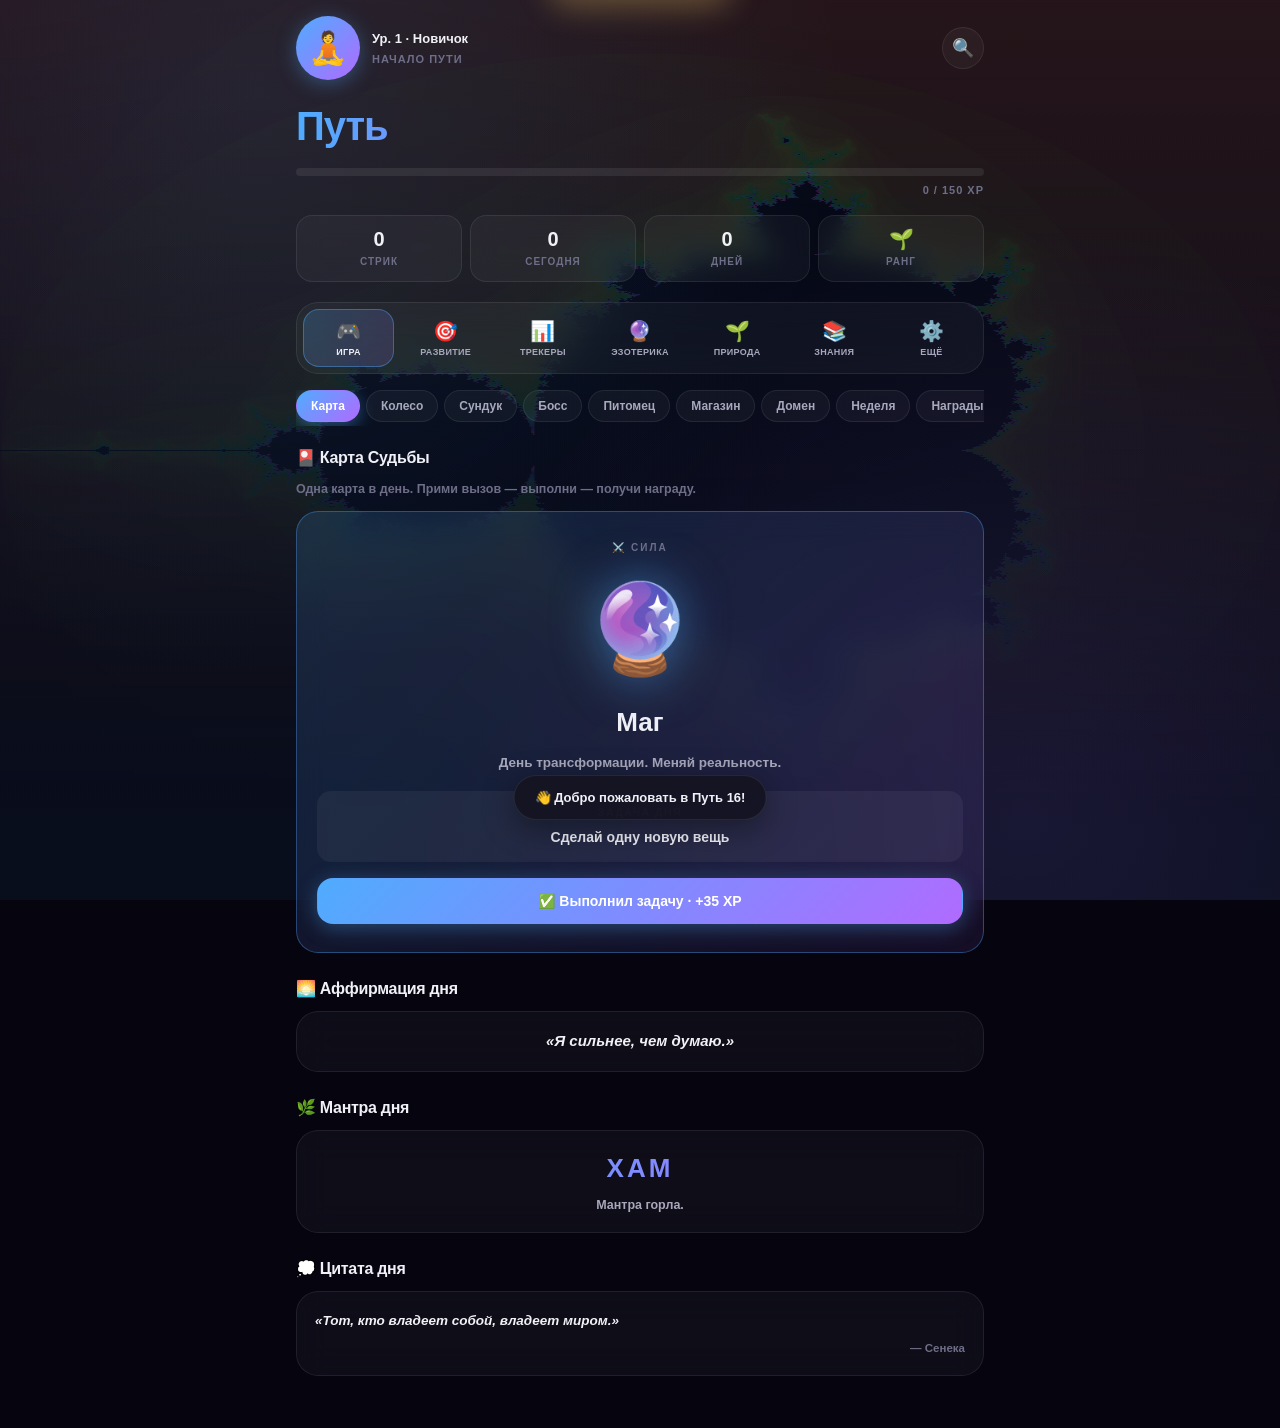
<file: index.html>
<!DOCTYPE html>
<html lang="ru">
<head>
<meta charset="UTF-8">
<meta name="viewport" content="width=device-width,initial-scale=1.0,viewport-fit=cover,user-scalable=no">
<meta name="apple-mobile-web-app-capable" content="yes">
<meta name="apple-mobile-web-app-status-bar-style" content="black-translucent">
<meta name="theme-color" content="#05040f">
<link rel="manifest" href="manifest.json">
<title>Путь 16 · Сотворцом</title>
<style>
*,*::before,*::after{box-sizing:border-box;margin:0;padding:0}
html{-webkit-text-size-adjust:100%}
button{font-family:inherit;cursor:pointer;border:none;background:none;color:inherit}
input,select,textarea{font-family:inherit;color:inherit}
img,svg{display:block;max-width:100%}
a{color:inherit;text-decoration:none}
:root{
--bg-0:#05040f;--bg-1:#0b0a1a;--bg-2:#121028;--bg-3:#1a1735;
--card:rgba(255,255,255,.04);--card-hover:rgba(255,255,255,.07);
--border:rgba(255,255,255,.08);--border-hover:rgba(255,255,255,.16);
--text:#f0f0f7;--text-dim:#a8a8bd;--text-soft:#6e6e88;
--accent-1:#4facfe;--accent-2:#b06bff;--accent-3:#f093fb;
--gold:#ffd166;--green:#4cd964;--red:#ff3b5c;--orange:#ffa726;
--radius-sm:10px;--radius:16px;--radius-lg:22px;--radius-xl:28px;
--trans-fast:.15s ease;--trans:.25s ease;--trans-slow:.4s ease;
--sat:env(safe-area-inset-top,0px);--sab:env(safe-area-inset-bottom,0px);
--sal:env(safe-area-inset-left,0px);--sar:env(safe-area-inset-right,0px);
}
[data-theme="cosmos"]{--accent-1:#4facfe;--accent-2:#b06bff;--accent-3:#f093fb;--bg-0:#05040f;--bg-1:#0b0a1a;--bg-2:#121028}
[data-theme="forest"]{--accent-1:#4cd964;--accent-2:#2ecc71;--accent-3:#a8e063;--bg-0:#05100a;--bg-1:#0a1a0f;--bg-2:#0f2415}
[data-theme="sunset"]{--accent-1:#f5576c;--accent-2:#f093fb;--accent-3:#ffa726;--bg-0:#150610;--bg-1:#1f0a1a;--bg-2:#2a0f22}
[data-theme="ocean"]{--accent-1:#00c6ff;--accent-2:#0072ff;--accent-3:#4facfe;--bg-0:#030b18;--bg-1:#061428;--bg-2:#0a1f3a}
[data-theme="royal"]{--accent-1:#b06bff;--accent-2:#8e2de2;--accent-3:#f093fb;--bg-0:#0a0418;--bg-1:#150728;--bg-2:#200a3a}
[data-theme="gold"]{--accent-1:#ffd166;--accent-2:#f4a623;--accent-3:#ffed4e;--bg-0:#100a02;--bg-1:#1a1206;--bg-2:#251a0a}
[data-theme="blood"]{--accent-1:#ff3b3b;--accent-2:#b80000;--accent-3:#ff6b35;--bg-0:#100303;--bg-1:#1a0606;--bg-2:#250a0a}
[data-theme="ice"]{--accent-1:#a0e9ff;--accent-2:#4facfe;--accent-3:#b8f0ff;--bg-0:#030a10;--bg-1:#06141f;--bg-2:#0a1f2f}
body{font-family:-apple-system,BlinkMacSystemFont,'SF Pro Display','Segoe UI',Roboto,sans-serif;background:var(--bg-0);color:var(--text);min-height:100vh;min-height:100dvh;overflow-x:hidden;line-height:1.5;-webkit-tap-highlight-color:transparent;transition:background var(--trans-slow)}
body.reduced-motion *,body.reduced-motion *::before,body.reduced-motion *::after{animation-duration:.01ms!important;animation-iteration-count:1!important;transition-duration:.01ms!important}
#fractalCanvas{position:fixed;inset:0;width:100%;height:100%;z-index:-2;opacity:.45;pointer-events:none}
#bgOverlay{position:fixed;inset:0;z-index:-1;pointer-events:none;background:radial-gradient(circle at 20% 10%,rgba(79,172,254,.12),transparent 45%),radial-gradient(circle at 80% 90%,rgba(176,107,255,.12),transparent 45%),linear-gradient(180deg,transparent,var(--bg-0) 90%)}
#seasonalOverlay{position:fixed;inset:0;z-index:-1;pointer-events:none;opacity:0;transition:opacity 1.5s ease}
#seasonalOverlay.active{opacity:.18}
#loading{position:fixed;inset:0;z-index:9999;background:var(--bg-0);display:flex;flex-direction:column;align-items:center;justify-content:center;gap:24px;transition:opacity var(--trans-slow)}
#loading.hide{opacity:0;pointer-events:none}
.spinner{width:56px;height:56px;border:3px solid rgba(255,255,255,.1);border-top-color:var(--accent-1);border-radius:50%;animation:spin 1s linear infinite}
@keyframes spin{to{transform:rotate(360deg)}}
.loading-text{font-size:14px;font-weight:700;color:var(--text-dim);letter-spacing:1px}
#batterySaverNotice{position:fixed;bottom:calc(20px + var(--sab));left:50%;transform:translateX(-50%);background:rgba(255,167,38,.15);border:1px solid rgba(255,167,38,.4);color:var(--orange);font-size:12px;font-weight:700;padding:8px 16px;border-radius:999px;z-index:500;backdrop-filter:blur(12px);display:none}
.stop-voice-btn{position:fixed;top:calc(12px + var(--sat));right:calc(12px + var(--sar));z-index:1000;background:linear-gradient(135deg,var(--red),#b80038);color:#fff;font-size:12px;font-weight:800;padding:10px 16px;border-radius:999px;letter-spacing:1px;box-shadow:0 4px 20px rgba(255,59,92,.5);display:none}
.stop-voice-btn.show{display:block;animation:pulse 2s ease-in-out infinite}
@keyframes pulse{0%,100%{transform:scale(1)}50%{transform:scale(1.08)}}
.app{max-width:720px;margin:0 auto;padding:calc(16px + var(--sat)) calc(16px + var(--sar)) calc(40px + var(--sab)) calc(16px + var(--sal));animation:appFadeIn .6s ease}
@keyframes appFadeIn{from{opacity:0;transform:translateY(12px)}to{opacity:1;transform:translateY(0)}}
.header{margin-bottom:20px}
.avatar-row{display:flex;align-items:center;gap:12px;margin-bottom:16px}
.avatar{width:56px;height:56px;border-radius:50%;background:linear-gradient(135deg,var(--accent-1),var(--accent-2));display:flex;align-items:center;justify-content:center;font-size:28px;flex-shrink:0;cursor:pointer;box-shadow:0 4px 20px rgba(79,172,254,.35);transition:transform var(--trans);user-select:none}
.avatar:active{transform:scale(.94)}
.level-info{flex:1;min-width:0}
.level-badge{font-size:13px;font-weight:800;margin-bottom:2px}
.rank-title{font-size:11px;font-weight:700;color:var(--text-soft);letter-spacing:1px;text-transform:uppercase}
.header-search-btn{width:42px;height:42px;border-radius:50%;background:var(--card);border:1px solid var(--border);font-size:18px;display:flex;align-items:center;justify-content:center;flex-shrink:0}
h1{font-size:32px;font-weight:900;letter-spacing:-1px;margin-bottom:12px;background:linear-gradient(90deg,var(--accent-1),var(--accent-2),var(--accent-3));-webkit-background-clip:text;background-clip:text;-webkit-text-fill-color:transparent}
.xp-bar{height:8px;border-radius:999px;background:rgba(255,255,255,.08);overflow:hidden;margin-bottom:6px}
.xp-fill{height:100%;border-radius:999px;background:linear-gradient(90deg,var(--accent-1),var(--accent-2));transition:width var(--trans-slow);box-shadow:0 0 12px rgba(79,172,254,.6)}
.xp-text{font-size:11px;font-weight:700;color:var(--text-soft);text-align:right;letter-spacing:1px;margin-bottom:16px}
.stats-row{display:grid;grid-template-columns:repeat(4,1fr);gap:8px}
.stat{background:var(--card);border:1px solid var(--border);border-radius:var(--radius);padding:12px 8px;text-align:center;backdrop-filter:blur(12px)}
.stat-value{font-size:20px;font-weight:900;line-height:1.1}
.stat-label{font-size:10px;font-weight:700;color:var(--text-soft);text-transform:uppercase;letter-spacing:1px;margin-top:4px}
.banner{padding:12px 16px;border-radius:var(--radius);font-size:13px;font-weight:700;margin-bottom:12px;animation:slideDown .4s ease}
@keyframes slideDown{from{opacity:0;transform:translateY(-8px)}to{opacity:1;transform:translateY(0)}}
.banner.warn{background:rgba(255,167,38,.12);border:1px solid rgba(255,167,38,.35);color:var(--orange)}
.banner.danger{background:rgba(255,59,92,.12);border:1px solid rgba(255,59,92,.35);color:var(--red)}
.banner.info{background:rgba(79,172,254,.12);border:1px solid rgba(79,172,254,.35);color:var(--accent-1)}
.main-menu{display:grid;grid-template-columns:repeat(7,1fr);gap:6px;margin-bottom:16px;padding:6px;background:var(--card);border:1px solid var(--border);border-radius:var(--radius-lg);backdrop-filter:blur(20px)}
.main-menu-btn{display:flex;flex-direction:column;align-items:center;gap:4px;padding:10px 2px;border-radius:var(--radius);font-size:20px;color:var(--text-dim);transition:all var(--trans)}
.main-menu-btn span{font-size:9px;font-weight:800;letter-spacing:.3px;text-transform:uppercase}
.main-menu-btn.active{background:linear-gradient(135deg,rgba(79,172,254,.2),rgba(176,107,255,.15));color:var(--text);box-shadow:inset 0 0 0 1px rgba(79,172,254,.4)}
.main-menu-btn:active{transform:scale(.94)}
.sub-tabs{display:flex;gap:6px;overflow-x:auto;scrollbar-width:none;margin-bottom:20px;padding-bottom:4px}
.sub-tabs::-webkit-scrollbar{display:none}
.sub-tab{flex-shrink:0;padding:8px 14px;border-radius:999px;font-size:12px;font-weight:800;color:var(--text-dim);background:var(--card);border:1px solid var(--border);white-space:nowrap;transition:all var(--trans)}
.sub-tab.active{background:linear-gradient(135deg,var(--accent-1),var(--accent-2));color:#fff;border-color:transparent;box-shadow:0 4px 16px rgba(79,172,254,.4)}
.sub-tab:active{transform:scale(.95)}
.category-pages{display:none}
.category-pages.active{display:block}
.page{display:none;animation:pageIn .35s ease}
.page.active{display:block}
@keyframes pageIn{from{opacity:0;transform:translateY(8px)}to{opacity:1;transform:translateY(0)}}
.section-title{font-size:16px;font-weight:900;margin:24px 0 10px;letter-spacing:-.3px}
.section-title:first-child{margin-top:0}
.info-text{font-size:12.5px;font-weight:600;color:var(--text-soft);line-height:1.55;margin-bottom:12px}
.card{background:var(--card);border:1px solid var(--border);border-radius:var(--radius-lg);padding:16px;margin-bottom:12px;backdrop-filter:blur(16px);transition:all var(--trans);position:relative;overflow:hidden}
.card:active{transform:scale(.99)}
.card.primary{background:linear-gradient(135deg,rgba(79,172,254,.15),rgba(176,107,255,.1));border-color:rgba(79,172,254,.35)}
.card-title{font-size:15px;font-weight:800;margin-bottom:6px}
.card-desc{font-size:12.5px;color:var(--text-dim);line-height:1.55}
.btn{display:block;width:100%;padding:14px 18px;border-radius:var(--radius);background:var(--card);border:1px solid var(--border);color:var(--text);font-size:14px;font-weight:800;text-align:center;transition:all var(--trans);margin-top:8px}
.btn:active{transform:scale(.97);background:var(--card-hover)}
.btn.primary{background:linear-gradient(135deg,var(--accent-1),var(--accent-2));border-color:transparent;color:#fff;box-shadow:0 4px 20px rgba(79,172,254,.35)}
.btn.primary:active{box-shadow:0 2px 10px rgba(79,172,254,.5)}
.btn.ghost{background:transparent;color:var(--text-dim)}
.btn.danger{background:rgba(255,59,92,.12);border-color:rgba(255,59,92,.35);color:var(--red)}
.btn-block{display:block;width:100%;padding:14px 18px;border-radius:var(--radius);background:var(--card);border:1px solid var(--border);color:var(--text);font-size:14px;font-weight:800;text-align:center;margin-bottom:8px;transition:all var(--trans)}
.btn-block:active{transform:scale(.98)}
.btn-block.primary{background:linear-gradient(135deg,var(--accent-1),var(--accent-2));border-color:transparent;color:#fff}
.btn-block.danger{background:rgba(255,59,92,.12);border-color:rgba(255,59,92,.35);color:var(--red)}
.btn-small{padding:6px 12px;border-radius:var(--radius-sm);font-size:12px;font-weight:800;background:var(--card);border:1px solid var(--border);transition:all var(--trans-fast)}
.btn-small.danger{color:var(--red);border-color:rgba(255,59,92,.35)}
.btn-small.purple{color:var(--accent-2);border-color:rgba(176,107,255,.35)}
.mini-btn{width:42px;height:42px;flex-shrink:0;border-radius:var(--radius-sm);background:linear-gradient(135deg,var(--accent-1),var(--accent-2));color:#fff;font-size:18px;font-weight:800;display:flex;align-items:center;justify-content:center;transition:transform var(--trans-fast)}
.mini-btn:active{transform:scale(.9)}
.modal{position:fixed;inset:0;z-index:2000;background:rgba(5,4,15,.72);backdrop-filter:blur(12px);display:none;align-items:flex-end;justify-content:center;padding:0;overflow-y:auto;-webkit-overflow-scrolling:touch}
.modal.show{display:flex;animation:modalFade .25s ease}
@keyframes modalFade{from{opacity:0}to{opacity:1}}
.modal-content{background:linear-gradient(180deg,var(--bg-2),var(--bg-1));border:1px solid var(--border);border-bottom:none;border-radius:var(--radius-xl) var(--radius-xl) 0 0;padding:24px 20px calc(24px + var(--sab));width:100%;max-width:640px;max-height:92vh;overflow-y:auto;animation:modalSlide .35s cubic-bezier(.2,.8,.2,1)}
@keyframes modalSlide{from{transform:translateY(40px);opacity:0}to{transform:translateY(0);opacity:1}}
.modal-content h2{font-size:20px;font-weight:900;margin-bottom:16px}
.modal-header{display:flex;justify-content:space-between;align-items:center;margin-bottom:16px;gap:12px}
.modal-header h2{margin:0;flex:1}
.modal-scroll{max-height:400px;overflow-y:auto;padding-right:4px}
.modal-scroll-lg{max-height:500px;overflow-y:auto;padding-right:4px}
.toast{position:fixed;left:50%;bottom:calc(80px + var(--sab));transform:translateX(-50%) translateY(20px);background:rgba(20,20,35,.96);border:1px solid var(--border);color:var(--text);padding:12px 20px;border-radius:999px;font-size:13px;font-weight:800;z-index:3000;opacity:0;pointer-events:none;transition:all var(--trans);box-shadow:0 8px 32px rgba(0,0,0,.4);white-space:nowrap;max-width:calc(100vw - 40px);overflow:hidden;text-overflow:ellipsis}
.toast.show{opacity:1;transform:translateX(-50%) translateY(0)}
.ach-popup{position:fixed;top:calc(16px + var(--sat));left:50%;transform:translateX(-50%) translateY(-120%);background:linear-gradient(135deg,rgba(255,209,102,.2),rgba(245,87,108,.15));border:2px solid rgba(255,209,102,.6);border-radius:var(--radius-lg);padding:12px 18px;display:flex;align-items:center;gap:12px;z-index:3000;backdrop-filter:blur(16px);box-shadow:0 8px 32px rgba(255,209,102,.3);transition:transform var(--trans-slow) cubic-bezier(.2,.8,.2,1);max-width:calc(100vw - 32px)}
.ach-popup.show{transform:translateX(-50%) translateY(0)}
.ach-popup-icon{font-size:36px}
.ach-popup-title{font-size:10px;font-weight:800;letter-spacing:1.5px;color:var(--gold);text-transform:uppercase}
.ach-popup-name{font-size:15px;font-weight:900;margin-top:2px}
.chest-popup{position:fixed;inset:0;z-index:3000;background:rgba(5,4,15,.85);backdrop-filter:blur(16px);display:none;flex-direction:column;align-items:center;justify-content:center;gap:12px;padding:20px}
.chest-popup.show{display:flex;animation:modalFade .3s ease}
.chest-icon-big{font-size:120px;animation:chestBounce 1s cubic-bezier(.2,.8,.2,1)}
@keyframes chestBounce{0%{transform:scale(0) rotate(-30deg)}60%{transform:scale(1.2) rotate(10deg)}100%{transform:scale(1) rotate(0)}}
.chest-name-big{font-size:22px;font-weight:900}
.chest-xp{font-size:40px;font-weight:900;background:linear-gradient(90deg,var(--gold),var(--orange));-webkit-background-clip:text;background-clip:text;-webkit-text-fill-color:transparent}
.chest-rarity{font-size:12px;font-weight:900;letter-spacing:3px;padding:6px 16px;border-radius:999px;border:2px solid currentColor}
.rarity-common{color:#b0b0b0}.rarity-uncommon{color:var(--green)}.rarity-rare{color:var(--accent-1)}.rarity-epic{color:var(--accent-2)}.rarity-legendary{color:var(--gold)}
.global-search-overlay{position:fixed;inset:0;z-index:2500;background:rgba(5,4,15,.85);backdrop-filter:blur(12px);display:none;align-items:flex-start;justify-content:center;padding:calc(80px + var(--sat)) 16px 16px;overflow-y:auto}
.global-search-overlay.show{display:flex;animation:modalFade .2s ease}
.global-search-box{background:linear-gradient(180deg,var(--bg-2),var(--bg-1));border:1px solid var(--border);border-radius:var(--radius-lg);width:100%;max-width:560px;overflow:hidden;box-shadow:0 24px 60px rgba(0,0,0,.6)}
.global-search-input-row{display:flex;align-items:center;gap:8px;padding:12px;border-bottom:1px solid var(--border)}
.global-search-input{flex:1;background:transparent;border:none;outline:none;font-size:15px;font-weight:600;color:var(--text);padding:8px}
.global-search-input::placeholder{color:var(--text-soft)}
.global-search-close{width:36px;height:36px;border-radius:50%;background:var(--card);font-size:16px;flex-shrink:0}
.global-search-results{max-height:60vh;overflow-y:auto;padding:8px}
.search-hint{padding:24px 16px;text-align:center;font-size:13px;color:var(--text-soft);font-weight:600}
.search-result{padding:12px;border-radius:var(--radius-sm);cursor:pointer;transition:background var(--trans-fast);display:flex;gap:10px;align-items:flex-start}
.search-result:active{background:var(--card-hover)}
.search-result-icon{font-size:20px;flex-shrink:0}
.search-result-cat{font-size:10px;font-weight:800;color:var(--accent-1);text-transform:uppercase;letter-spacing:1px}
.search-result-title{font-size:14px;font-weight:800;margin:2px 0}
.search-result-desc{font-size:12px;color:var(--text-dim);line-height:1.4}
.search-empty{padding:32px 16px;text-align:center;color:var(--text-soft);font-size:13px;font-weight:600}
.kb-search{width:100%;padding:12px 16px;border-radius:var(--radius);background:var(--card);border:1px solid var(--border);color:var(--text);font-size:14px;font-weight:600;outline:none;margin-bottom:12px;transition:border-color var(--trans)}
.kb-search:focus{border-color:var(--accent-1)}
.kb-search::placeholder{color:var(--text-soft)}
.input-row{display:flex;gap:8px;margin-bottom:12px}
.input-row input,.input-row select{flex:1;padding:12px 16px;border-radius:var(--radius);background:var(--card);border:1px solid var(--border);color:var(--text);font-size:14px;font-weight:600;outline:none;transition:border-color var(--trans)}
.input-row input:focus,.input-row select:focus{border-color:var(--accent-1)}
.input-row select{flex:0 0 130px}
.plan-input{width:100%;padding:12px 16px;border-radius:var(--radius);background:var(--card);border:1px solid var(--border);color:var(--text);font-size:14px;font-weight:600;outline:none;margin-bottom:10px;transition:border-color var(--trans)}
.plan-input:focus{border-color:var(--accent-1)}
.plan-input::placeholder{color:var(--text-soft)}
.plan-label{font-size:11px;font-weight:800;color:var(--text-soft);text-transform:uppercase;letter-spacing:1px;margin:12px 0 6px}
.setting{display:flex;justify-content:space-between;align-items:center;padding:14px 16px;background:var(--card);border:1px solid var(--border);border-radius:var(--radius);margin-bottom:8px;gap:12px}
.setting-label{font-size:13.5px;font-weight:700;flex:1;min-width:0}
.setting-value{font-size:14px;font-weight:900;color:var(--accent-1);flex-shrink:0}
.switch{position:relative;width:48px;height:28px;border-radius:999px;background:rgba(255,255,255,.12);border:1px solid var(--border);flex-shrink:0;transition:all var(--trans);cursor:pointer}
.switch::after{content:'';position:absolute;top:2px;left:2px;width:22px;height:22px;border-radius:50%;background:#fff;transition:transform var(--trans);box-shadow:0 2px 6px rgba(0,0,0,.3)}
.switch.on{background:linear-gradient(135deg,var(--accent-1),var(--accent-2));border-color:transparent}
.switch.on::after{transform:translateX(20px)}
.theme-picker,.fractal-picker,.sound-grid,.avatar-picker{display:grid;grid-template-columns:repeat(auto-fill,minmax(80px,1fr));gap:10px;margin-bottom:8px}
.avatar-picker{grid-template-columns:repeat(auto-fill,minmax(56px,1fr))}
.theme-opt,.fractal-opt,.sound-opt,.avatar-opt{background:var(--card);border:2px solid var(--border);border-radius:var(--radius);padding:12px 6px;text-align:center;font-size:12px;font-weight:800;transition:all var(--trans);cursor:pointer}
.theme-opt .theme-ico,.fractal-opt .fractal-ico,.sound-opt .sound-ico{font-size:24px;display:block;margin-bottom:6px}
.theme-opt.active,.fractal-opt.active,.sound-opt.active,.avatar-opt.active{border-color:var(--accent-1);background:rgba(79,172,254,.12)}
.avatar-opt{aspect-ratio:1;display:flex;align-items:center;justify-content:center;font-size:26px;padding:0}
.ach-grid{display:grid;grid-template-columns:repeat(auto-fill,minmax(100px,1fr));gap:10px}
.ach-item{background:var(--card);border:1px solid var(--border);border-radius:var(--radius);padding:12px 8px;text-align:center}
.ach-item.locked{opacity:.35}
.ach-item.unlocked{border-color:rgba(255,209,102,.5)}
.ach-item-icon{font-size:28px;margin-bottom:6px}
.ach-item-name{font-size:11px;font-weight:800;line-height:1.3}
.progress-bar{height:8px;border-radius:999px;background:rgba(255,255,255,.08);overflow:hidden;margin:8px 0}
.progress-fill{height:100%;border-radius:999px;background:linear-gradient(90deg,var(--accent-1),var(--accent-2));transition:width var(--trans-slow)}
.timer-progress{position:relative;width:180px;height:180px;margin:16px auto}
.timer-progress svg{transform:rotate(-90deg)}
.timer-progress-bg{fill:none;stroke:rgba(255,255,255,.08);stroke-width:8}
.timer-progress-fill{fill:none;stroke:var(--accent-1);stroke-width:8;stroke-linecap:round}
.timer-progress-text{position:absolute;top:50%;left:50%;transform:translate(-50%,-50%);font-size:32px;font-weight:900;font-variant-numeric:tabular-nums}
.timer-progress-label{position:absolute;bottom:24px;left:50%;transform:translateX(-50%);font-size:10px;font-weight:800;letter-spacing:1.5px;color:var(--text-soft);text-transform:uppercase}
.practice-timer-actions{display:flex;gap:8px;margin-top:16px}
.confirm-btn{flex:1;padding:14px;border-radius:var(--radius);background:linear-gradient(135deg,var(--green),#26a641);color:#fff;font-size:15px;font-weight:900;box-shadow:0 4px 20px rgba(76,217,100,.4);transition:all var(--trans)}
.confirm-btn:disabled{opacity:.4;cursor:not-allowed;box-shadow:none}
.confirm-btn:not(:disabled):active{transform:scale(.97)}
.breath-circle{width:180px;height:180px;border-radius:50%;background:radial-gradient(circle,rgba(79,172,254,.3),rgba(176,107,255,.15));border:3px solid var(--accent-1);display:flex;align-items:center;justify-content:center;margin:24px auto;font-size:15px;font-weight:800;color:var(--text);transition:transform 4s ease-in-out,box-shadow 4s ease-in-out;box-shadow:0 0 40px rgba(79,172,254,.3)}
.breath-circle.inhale{transform:scale(1.4);box-shadow:0 0 80px rgba(79,172,254,.6)}
.breath-circle.exhale{transform:scale(.85);box-shadow:0 0 20px rgba(79,172,254,.2)}
.timer-display{font-size:56px;font-weight:900;text-align:center;font-variant-numeric:tabular-nums;margin:24px 0;background:linear-gradient(90deg,var(--accent-1),var(--accent-2));-webkit-background-clip:text;background-clip:text;-webkit-text-fill-color:transparent}
.profile-form-row{display:grid;grid-template-columns:1fr 1fr;gap:10px;margin-bottom:12px}
.profile-form-row.full{grid-template-columns:1fr}
.profile-form-label{font-size:11px;font-weight:800;color:var(--text-soft);text-transform:uppercase;letter-spacing:1px;margin-bottom:6px}
.profile-form-input{width:100%;padding:12px 14px;border-radius:var(--radius);background:var(--card);border:1px solid var(--border);color:var(--text);font-size:14px;font-weight:600;outline:none;transition:border-color var(--trans)}
.profile-form-input:focus{border-color:var(--accent-1)}
.gender-tabs,.goal-tabs,.meal-count-tabs{display:grid;gap:6px;margin-bottom:12px}
.gender-tabs{grid-template-columns:1fr 1fr}
.goal-tabs{grid-template-columns:1fr 1fr}
.meal-count-tabs{grid-template-columns:repeat(5,1fr)}
.gender-tab,.goal-tab,.meal-count-tabs button{padding:12px 8px;border-radius:var(--radius);background:var(--card);border:1px solid var(--border);font-size:12px;font-weight:800;text-align:center;transition:all var(--trans)}
.gender-tab.active,.goal-tab.active,.meal-count-tabs button.active{background:linear-gradient(135deg,var(--accent-1),var(--accent-2));color:#fff;border-color:transparent}
.activity-list{display:flex;flex-direction:column;gap:8px;margin-bottom:12px}
.activity-opt{display:flex;align-items:center;gap:12px;padding:12px 14px;border-radius:var(--radius);background:var(--card);border:1px solid var(--border);text-align:left;transition:all var(--trans)}
.activity-opt.active{border-color:var(--accent-1);background:rgba(79,172,254,.1)}
.activity-opt-icon{font-size:24px}
.activity-opt-name{font-size:14px;font-weight:800}
.activity-opt-desc{font-size:11.5px;color:var(--text-soft);font-weight:600}
.profile-save-btn{width:100%;padding:15px;border-radius:var(--radius);background:linear-gradient(135deg,var(--accent-1),var(--accent-2));color:#fff;font-size:15px;font-weight:900;margin-top:16px;box-shadow:0 4px 20px rgba(79,172,254,.4);transition:all var(--trans)}
.profile-save-btn:active{transform:scale(.97)}
.body-tabs{display:flex;gap:6px;overflow-x:auto;scrollbar-width:none;margin-bottom:16px}
.body-tabs::-webkit-scrollbar{display:none}
.body-tab{flex-shrink:0;padding:10px 14px;border-radius:999px;font-size:12.5px;font-weight:800;color:var(--text-dim);background:var(--card);border:1px solid var(--border);transition:all var(--trans)}
.body-tab.active{background:linear-gradient(135deg,var(--accent-1),var(--accent-2));color:#fff;border-color:transparent}
.body-pane{display:none}
.body-pane.active{display:block;animation:pageIn .3s ease}
.quest-timer-bar{display:flex;justify-content:space-between;align-items:center;padding:14px 18px;border-radius:var(--radius);background:linear-gradient(135deg,rgba(79,172,254,.15),rgba(176,107,255,.1));border:1px solid rgba(79,172,254,.3);margin-bottom:16px}
.course-timer-label{font-size:10.5px;font-weight:800;color:var(--text-soft);text-transform:uppercase;letter-spacing:1.5px}
.quest-timer-value{font-size:22px;font-weight:900;font-variant-numeric:tabular-nums;margin-top:2px}
.reward-box{background:linear-gradient(135deg,rgba(255,209,102,.2),rgba(245,87,108,.15));border:2px solid rgba(255,209,102,.5);border-radius:var(--radius-lg);padding:16px;margin-bottom:20px}
.reward-label{font-size:11px;color:var(--text-soft);font-weight:800;letter-spacing:2px;text-transform:uppercase;margin-bottom:6px}
.reward-value{font-size:14px;font-weight:800;color:var(--gold)}
.chart,.cal{background:var(--card);border:1px solid var(--border);border-radius:var(--radius);padding:14px;margin-bottom:12px;overflow-x:auto}
.day-summary{background:linear-gradient(135deg,rgba(76,217,100,.12),rgba(79,172,254,.08));border:1px solid rgba(76,217,100,.3);border-radius:var(--radius);padding:12px;margin-bottom:14px}
.scroll-x{display:flex;gap:6px;overflow-x:auto;scrollbar-width:none;padding-bottom:6px;margin-bottom:14px}
.scroll-x::-webkit-scrollbar{display:none}
.mood-note-modal-textarea{width:100%;min-height:120px;padding:12px 14px;border-radius:var(--radius);background:var(--card);border:1px solid var(--border);color:var(--text);font-size:14px;font-weight:600;resize:vertical;outline:none;margin-bottom:14px;font-family:inherit}
.mood-note-modal-textarea:focus{border-color:var(--accent-1)}
.app-footer{text-align:center;font-size:11px;color:var(--text-soft);font-weight:700;padding:24px 0 8px;letter-spacing:1px}
@keyframes levelUpBounce{0%{transform:scale(0) rotate(-180deg)}60%{transform:scale(1.3) rotate(20deg)}100%{transform:scale(1) rotate(0)}}
@keyframes float{0%,100%{transform:translateY(0)}50%{transform:translateY(-10px)}}
@keyframes spinSlow{to{transform:rotate(360deg)}}
::-webkit-scrollbar{width:6px;height:6px}
::-webkit-scrollbar-track{background:transparent}
::-webkit-scrollbar-thumb{background:rgba(255,255,255,.15);border-radius:999px}
button:focus-visible,input:focus-visible,select:focus-visible,textarea:focus-visible{outline:2px solid var(--accent-1);outline-offset:2px}
@media (max-width:400px){.main-menu{grid-template-columns:repeat(4,1fr)}.main-menu-btn{padding:9px 2px;font-size:16px}h1{font-size:26px}.stat{padding:10px 4px}.stat-value{font-size:17px}.stat-label{font-size:9px}}
@media (min-width:720px){.modal{align-items:center;padding:20px}.modal-content{border-radius:var(--radius-xl);border-bottom:1px solid var(--border);max-height:88vh;padding:28px 24px}.avatar{width:64px;height:64px;font-size:32px}h1{font-size:40px}}
@media (prefers-reduced-motion:reduce){*,*::before,*::after{animation-duration:.01ms!important;animation-iteration-count:1!important;transition-duration:.01ms!important}}
</style>
</head>
<body>

<div id="loading"><div class="spinner"></div><div class="loading-text">Загрузка Пути 16...</div></div>
<canvas id="fractalCanvas"></canvas>
<div id="bgOverlay"></div>
<div id="seasonalOverlay"></div>
<div id="batterySaverNotice">🔋 Режим экономии</div>
<button class="stop-voice-btn" id="stopVoiceBtn" onclick="stopVoiceMeditation()">⏹ СТОП</button>

<div class="global-search-overlay" id="globalSearchOverlay" onclick="closeGlobalSearch(event)">
<div class="global-search-box" onclick="event.stopPropagation()">
<div class="global-search-input-row">
<input class="global-search-input" id="globalSearchInput" placeholder="🔍 Поиск по приложению..." oninput="debouncedSearch(this.value)" autocomplete="off">
<button class="global-search-close" onclick="closeGlobalSearch(event)">✖</button>
</div>
<div class="global-search-results" id="globalSearchResults"><div class="search-hint">Начни вводить — найду практики, знания, травы, блюда...</div></div>
</div>
</div>

<div class="app" id="appRoot" style="display:none">
<header class="header">
<div class="avatar-row">
<div class="avatar" id="avatar" onclick="openProfile()" ondblclick="quickProfile()">🧘</div>
<div class="level-info">
<div class="level-badge" id="levelBadge">Ур. 1 · Новичок</div>
<div class="rank-title" id="rankTitle">Начало пути</div>
</div>
<button class="header-search-btn" onclick="openGlobalSearch()">🔍</button>
</div>
<h1 id="mainTitle">Путь</h1>
<div class="xp-bar"><div class="xp-fill" id="xpFill"></div></div>
<div class="xp-text" id="xpText">0 / 150 XP</div>
<div class="stats-row">
<div class="stat"><div class="stat-value" id="statStreak">0</div><div class="stat-label">Стрик</div></div>
<div class="stat"><div class="stat-value" id="statToday">0</div><div class="stat-label">Сегодня</div></div>
<div class="stat"><div class="stat-value" id="statTotal">0</div><div class="stat-label">Дней</div></div>
<div class="stat"><div class="stat-value" id="statRank">🌱</div><div class="stat-label">Ранг</div></div>
</div>
</header>

<div id="penaltyBanner"></div>
<div id="smartNudgeBanner"></div>

<nav class="main-menu" id="mainMenu">
<button class="main-menu-btn active" data-cat="game" onclick="switchCategory('game')">🎮<span>Игра</span></button>
<button class="main-menu-btn" data-cat="develop" onclick="switchCategory('develop')">🎯<span>Развитие</span></button>
<button class="main-menu-btn" data-cat="track" onclick="switchCategory('track')">📊<span>Трекеры</span></button>
<button class="main-menu-btn" data-cat="esoterica" onclick="switchCategory('esoterica')">🔮<span>Эзотерика</span></button>
<button class="main-menu-btn" data-cat="nature" onclick="switchCategory('nature')">🌱<span>Природа</span></button>
<button class="main-menu-btn" data-cat="know" onclick="switchCategory('know')">📚<span>Знания</span></button>
<button class="main-menu-btn" data-cat="more" onclick="switchCategory('more')">⚙️<span>Ещё</span></button>
</nav>

<div class="sub-tabs" id="subTabs"></div>

<main id="mainContent">

<section class="category-pages active" id="cat-game">
<div class="page active" id="page-card">
<div class="section-title">🎴 Карта Судьбы</div>
<div class="info-text">Одна карта в день. Прими вызов — выполни — получи награду.</div>
<div id="cardContainer"></div>
<div class="section-title">🌅 Аффирмация дня</div>
<div id="affirmationContainer"></div>
<div class="section-title">🌿 Мантра дня</div>
<div id="mantraContainer"></div>
<div class="section-title">💭 Цитата дня</div>
<div id="quoteContainer"></div>
</div>
<div class="page" id="page-wheel">
<div class="section-title">🎡 Колесо Фортуны</div>
<div class="info-text">Раз в день — крути и получай награду.</div>
<div id="wheelContainer"></div>
</div>
<div class="page" id="page-cards"><div class="section-title">🎴 Коллекция карточек</div><div class="info-text">Собирай карточки за достижения.</div><div id="collectionContainer"></div></div>
<div class="page" id="page-heatmap"><div class="section-title">🔥 Тепловая карта года</div><div class="info-text">Каждая клетка — день.</div><div id="heatmapContainer"></div></div>
<div class="page" id="page-forecast"><div class="section-title">📈 Прогноз прогресса</div><div id="forecastContainer"></div></div>
<div class="page" id="page-dailypath"><div class="section-title">🗺️ Путь дня</div><div id="dailyPathContainer"></div></div>
<div class="page" id="page-boss"><div class="section-title">⚔️ Босс недели</div><div class="info-text">Практики и преграды наносят ему урон.</div><div id="bossContainer"></div></div>
<div class="page" id="page-pet"><div class="section-title">🐉 Питомец</div><div class="info-text">Твой дух-хранитель.</div><div id="petContainer"></div></div>
<div class="page" id="page-petshop"><div class="section-title">🏪 Магазин питомцев</div><div class="info-text">Купи других духов за XP.</div><div id="petshopContainer"></div></div>
<div class="page" id="page-chest"><div class="section-title">🎁 Сундук дня</div><div class="info-text">Раз в день — награда.</div><div id="chestContainer"></div></div>
<div class="page" id="page-domain"><div class="section-title">🏰 Домен</div><div class="info-text">Строй здания за XP.</div><div id="domainContainer"></div></div>
<div class="page" id="page-weekly"><div class="section-title">🎁 Награда недели</div><div id="weeklyContainer"></div></div>
<div class="page" id="page-awards"><div class="section-title">🏆 Достижения</div><div class="ach-grid" id="achGrid"></div></div>
</section>

<section class="category-pages" id="cat-develop">
<div class="page active" id="page-practices">
<div class="section-title">📋 Практики</div>
<div class="info-text">Кулдаун 9ч. Уровни за 5 выполнений. Макс 2/день.</div>
<div id="practicesContainer"></div>
</div>
<div class="page" id="page-quests">
<div class="section-title">⚔️ Квесты дня</div>
<div class="quest-timer-bar">
<div><div class="course-timer-label">Обновятся через</div><div class="quest-timer-value" id="questTimer">00:00:00</div></div>
<div style="font-size:36px">⏱</div>
</div>
<div id="questsContainer"></div>
</div>
<div class="page" id="page-courses"><div class="section-title">🎓 Курсы</div><div id="coursesContainer"></div></div>
<div class="page" id="page-askesis"><div class="section-title">🔥 Активные аскезы</div><div id="askesisActive"></div><div class="section-title">📜 Доступные</div><div id="askesisAvailable"></div></div>
<div class="page" id="page-barriers"><div class="section-title">🚧 Преграды</div><div id="barriersContainer"></div></div>
<div class="page" id="page-path"><div class="section-title">🌌 Путь Пробуждения</div><div id="pathContainer"></div></div>
</section>

<section class="category-pages" id="cat-track">
<div class="page active" id="page-habits"><div class="section-title">📅 Трекер привычек</div><div class="info-text">14 дней. Tap — отметить.</div><div id="habitsContainer"></div></div>
<div class="page" id="page-mood">
<div class="section-title">😊 Дневник настроения</div>
<div id="moodContainer"></div>
<div class="section-title">📊 Аналитика по месяцам</div>
<div id="moodAnalyticsContainer"></div>
</div>
<div class="page" id="page-body">
<div class="section-title">💪 Журнал тела</div>
<div class="body-tabs">
<button class="body-tab active" data-body-tab="weight" onclick="switchBodyTab('weight')">⚖️ Вес</button>
<button class="body-tab" data-body-tab="workout" onclick="switchBodyTab('workout')">🏋️ Тренировки</button>
<button class="body-tab" data-body-tab="food" onclick="switchBodyTab('food')">🍎 Еда</button>
<button class="body-tab" data-body-tab="tips" onclick="switchBodyTab('tips')">📚 Советы</button>
</div>
<div class="body-pane active" id="bodyPane-weight"><div id="bodyContainer"></div></div>
<div class="body-pane" id="bodyPane-workout"><div id="workoutContainer"></div></div>
<div class="body-pane" id="bodyPane-food"><div id="foodContainer"></div></div>
<div class="body-pane" id="bodyPane-tips"><div id="tipsContainer"></div></div>
</div>
<div class="page" id="page-finance"><div class="section-title">💰 Финансы</div><div id="financeContainer"></div></div>
<div class="page" id="page-plan"><div class="section-title">🧠 План дня</div><div id="planContainer"></div></div>
<div class="page" id="page-goals"><div class="section-title">🎯 Грандиозные цели</div><div id="goalsContainer"></div><div class="section-title">Создать</div><div id="goalForm"></div></div>
</section>

<section class="category-pages" id="cat-esoterica">
<div class="page active" id="page-horoscope"><div class="section-title">✨ Гороскоп</div><div class="info-text">Три системы: западная, китайская, кельтская.</div><div id="horoscopeContainer"></div></div>
<div class="page" id="page-numerology"><div class="section-title">🔢 Нумерология</div><div id="numerologyContainer"></div></div>
<div class="page" id="page-moon"><div class="section-title">🌙 Лунный календарь</div><div id="moonContainer"></div></div>
<div class="page" id="page-runes"><div class="section-title">ᚱ Руна дня</div><div id="runeContainer"></div></div>
<div class="page" id="page-stones"><div class="section-title">💎 Камень дня</div><div id="stoneContainer"></div></div>
<div class="page" id="page-ball"><div class="section-title">🎱 Шар Да / Нет</div><div id="ballContainer"></div></div>
<div class="page" id="page-color"><div class="section-title">🎨 Цвет дня</div><div id="colorContainer"></div></div>
</section>

<section class="category-pages" id="cat-nature">
<div class="page active" id="page-garden"><div class="section-title">🌱 Сад</div><div id="gardenContainer"></div></div>
<div class="page" id="page-bees"><div class="section-title">🐝 Пасека</div><div id="beesContainer"></div></div>
<div class="page" id="page-mushrooms"><div class="section-title">🍄 Грибница</div><div id="mushroomsContainer"></div></div>
<div class="page" id="page-herbs"><div class="section-title">🌿 Травы</div><div id="herbsContainer"></div></div>
</section>

<section class="category-pages" id="cat-know">
<div class="page active" id="page-books"><div class="section-title">📖 Библиотека</div><div id="booksContainer"></div></div>
<div class="page" id="page-knowledge">
<div class="section-title">📖 База знаний</div>
<input class="kb-search" id="kbSearch" placeholder="🔍 Поиск..." oninput="debouncedFilter('knowledge',this.value)">
<div id="knowledgeContainer"></div>
</div>
<div class="page" id="page-health">
<div class="section-title">💚 Здоровье</div>
<input class="kb-search" id="healthSearch" placeholder="🔍 Поиск..." oninput="debouncedFilter('health',this.value)">
<div id="healthContainer"></div>
</div>
<div class="page" id="page-esoteric-kb">
<div class="section-title">🔮 База эзотерики</div>
<input class="kb-search" id="esoKbSearch" placeholder="🔍 Поиск термина..." oninput="debouncedFilter('esoKb',this.value)">
<div id="esotericKbContainer"></div>
</div>
</section>

<section class="category-pages" id="cat-more">
<div class="page active" id="page-profile"><div id="profileContainer"></div></div>
<div class="page" id="page-reflection"><div class="section-title">💭 Рефлексия дня</div><div id="reflectionContainer"></div></div>
<div class="page" id="page-wins"><div class="section-title">🏆 Дневник побед</div><div id="winsContainer"></div></div>
<div class="page" id="page-gratitude"><div class="section-title">🙏 Благодарность</div><div id="gratitudeContainer"></div></div>
<div class="page" id="page-balance"><div class="section-title">⚖️ Колесо баланса</div><div id="balanceContainer"></div></div>
<div class="page" id="page-insights"><div class="section-title">💡 Инсайты недели</div><div id="insightsContainer"></div></div>
<div class="page" id="page-analytics"><div class="section-title">📊 Аналитика</div><div id="analyticsContainer"></div></div>
<div class="page" id="page-dna"><div class="section-title">🧬 ДНК привычек</div><div class="info-text">90 дней пути.</div><div id="dnaWrap"></div></div>
<div class="page" id="page-progress">
<div class="section-title">📈 XP за 14 дней</div>
<div class="chart" id="chart"></div>
<div class="section-title">📅 Календарь</div>
<div class="cal" id="calendar"></div>
<div class="section-title">🎯 Детали</div>
<div class="setting"><span class="setting-label">💰 Баланс XP</span><b class="setting-value" id="detailXp">0</b></div>
<div class="setting"><span class="setting-label">🏆 Заработано</span><b class="setting-value" id="detailXpEarned">0</b></div>
<div class="setting"><span class="setting-label">Макс. стрик</span><b class="setting-value" id="detailStreak">0</b></div>
<div class="setting"><span class="setting-label">Практик</span><b class="setting-value" id="detailDone">0</b></div>
<div class="setting"><span class="setting-label">Достижений</span><b class="setting-value" id="detailAch">0</b></div>
<div class="setting"><span class="setting-label">Карточек</span><b class="setting-value" id="detailCards">0</b></div>
<div class="setting"><span class="setting-label">Боссов</span><b class="setting-value" id="detailBosses">0</b></div>
<div class="setting"><span class="setting-label">Питомцев</span><b class="setting-value" id="detailPets">0</b></div>
<div class="setting"><span class="setting-label">Посадок</span><b class="setting-value" id="detailGarden">0</b></div>
<div class="setting"><span class="setting-label">Ульев</span><b class="setting-value" id="detailBees">0</b></div>
<div class="setting"><span class="setting-label">Грибниц</span><b class="setting-value" id="detailMushrooms">0</b></div>
</div>
<div class="page" id="page-settings">
<div class="section-title">🎨 Тема</div>
<div id="themePicker"></div>
<div class="section-title">🌸 Сезонная тема</div>
<div class="setting"><span class="setting-label">🌦 Авто-смена по сезону</span><div class="switch" id="switchSeasonal" onclick="toggleSeasonal()"></div></div>
<div class="section-title">🌀 Фракталы</div>
<div id="fractalPicker"></div>
<div class="section-title">🎵 Целебные частоты</div>
<div class="sound-grid" id="frequencyPicker"></div>
<div class="section-title">🌿 Звуки природы</div>
<div class="sound-grid" id="soundPicker"></div>
<div class="section-title">⏱ Таймеры</div>
<button class="btn-block primary" onclick="openTimer('stopwatch')">⏱ Секундомер</button>
<button class="btn-block" onclick="openTimer('pomodoro')">🍅 Pomodoro 25/5</button>
<button class="btn-block" onclick="openTimer('custom')">⏰ Обратный отсчёт</button>
<div class="section-title">🧘 Голосовые медитации</div>
<button class="btn-block" onclick="startVoiceMeditation('relax')">🌊 Расслабление</button>
<button class="btn-block" onclick="startVoiceMeditation('focus')">🎯 Фокус</button>
<button class="btn-block" onclick="startVoiceMeditation('gratitude')">💗 Благодарность</button>
<div class="section-title">⚙️ Основные</div>
<div class="setting"><span class="setting-label">🔊 Звуки</span><div class="switch" id="switchSound" onclick="toggleSound()"></div></div>
<div class="setting"><span class="setting-label">🔔 Напоминания</span><div class="switch" id="switchNotify" onclick="toggleNotify()"></div></div>
<div class="setting"><span class="setting-label">💾 Экономия энергии</span><div class="switch" id="switchBattery" onclick="toggleBatterySaver()"></div></div>
<div class="setting"><span class="setting-label">🎬 Уменьшить анимации</span><div class="switch" id="switchMotion" onclick="toggleReducedMotion()"></div></div>
<div class="section-title">🌟 Свои аффирмации</div>
<div class="input-row">
<input id="newAffirmation" placeholder="Своя аффирмация" maxlength="100">
<button class="mini-btn purple" onclick="addCustomAffirmation()">➕</button>
</div>
<div id="customAffirmationsList"></div>
<div class="section-title">✏️ Своя практика</div>
<div class="input-row">
<input id="newName" placeholder="Название" maxlength="30">
<select id="newCat">
<option value="disc">Дисциплина</option>
<option value="breath">Дыхание</option>
<option value="body">Тело</option>
<option value="mind">Разум</option>
<option value="spirit">Дух</option>
<option value="health">Здоровье</option>
</select>
</div>
<button class="btn-block primary" onclick="addCustomPractice()">➕ Добавить</button>
<div id="customList"></div>
<div class="section-title">💾 Данные</div>
<button class="btn-block primary" onclick="exportData()">📤 Экспорт</button>
<button class="btn-block" onclick="document.getElementById('importFile').click()">📥 Импорт</button>
<input type="file" id="importFile" accept=".json" style="display:none" onchange="importData(event)">
<button class="btn-block" onclick="backupNow()">💾 Создать бэкап</button>
<button class="btn-block danger" onclick="resetAll()">🗑 Сбросить всё</button>
<div class="app-footer">Путь 16 · v1.0.0</div>
</div>
</section>

</main>
</div>

<div class="modal" id="practiceTimerModal"><div class="modal-content">
<h2 id="timerPracTitle">Практика</h2>
<div class="info-text" id="timerPracDesc">Выполни и подтверди</div>
<div class="timer-progress">
<svg width="180" height="180" viewBox="0 0 180 180">
<circle class="timer-progress-bg" cx="90" cy="90" r="80"></circle>
<circle class="timer-progress-fill" id="pracTimerCircle" cx="90" cy="90" r="80" stroke-dasharray="502" stroke-dashoffset="502"></circle>
</svg>
<div class="timer-progress-text" id="pracTimerText">0:00</div>
<div class="timer-progress-label" id="pracTimerLabel">Осталось</div>
</div>
<div class="info-text" id="pracTimerHint">⏱ Таймер идёт.</div>
<div class="practice-timer-actions">
<button class="confirm-btn" id="pracConfirmBtn" onclick="confirmPracticeComplete()" disabled>✅ Подтвердить</button>
</div>
<button class="btn ghost" onclick="cancelPracticeTimer()" style="width:100%;margin-top:12px">Отмена</button>
</div></div>

<div class="modal" id="levelUpModal"><div class="modal-content" style="text-align:center">
<div style="font-size:80px;margin-bottom:16px;animation:levelUpBounce .8s ease-out">🎉</div>
<h2 style="margin-bottom:8px;font-size:26px">Уровень повышен!</h2>
<div id="levelUpTitle" style="font-size:16px;font-weight:800;margin-bottom:6px">Искатель</div>
<div id="levelUpRank" style="font-size:13px;color:var(--text-dim);font-weight:700;margin-bottom:20px">В поиске</div>
<div class="reward-box"><div class="reward-label">🎁 Награда</div><div id="levelUpRewardText" class="reward-value">+100 XP</div></div>
<button class="btn primary" onclick="claimLevelUpReward()" style="width:100%">✨ Забрать награду</button>
</div></div>

<div class="modal" id="cardUnlockModal"><div class="modal-content" style="text-align:center">
<div class="info-text" style="letter-spacing:2px;text-transform:uppercase">🎴 Новая карточка!</div>
<div id="cardUnlockIcon" style="font-size:100px;margin:20px 0">🐉</div>
<div id="cardUnlockName" style="font-size:22px;font-weight:900;margin-bottom:6px">Дракон</div>
<div id="cardUnlockDesc" class="info-text" style="margin-bottom:20px">Легендарный страж</div>
<button class="btn primary" onclick="closeCardUnlock()" style="width:100%">✨ Класс!</button>
</div></div>

<div class="modal" id="profileEditModal"><div class="modal-content" style="text-align:left">
<h2 style="margin-bottom:20px;text-align:center">✏️ Профиль</h2>
<div class="profile-form-row full"><div><div class="profile-form-label">Имя</div><input class="profile-form-input" id="pfName" placeholder="Как тебя зовут?" maxlength="30"></div></div>
<div class="profile-form-row full"><div><div class="profile-form-label">Дата рождения</div><input class="profile-form-input" type="date" id="pfBirth"></div></div>
<div class="profile-form-label">Пол</div>
<div class="gender-tabs">
<button class="gender-tab" data-gender="male" onclick="pickGender('male')">♂ Мужской</button>
<button class="gender-tab" data-gender="female" onclick="pickGender('female')">♀ Женский</button>
</div>
<div class="profile-form-row">
<div><div class="profile-form-label">Рост (см)</div><input class="profile-form-input" type="number" id="pfHeight" placeholder="175" min="100" max="250"></div>
<div><div class="profile-form-label">Вес (кг)</div><input class="profile-form-input" type="number" id="pfWeight" placeholder="70" min="30" max="300" step="0.1"></div>
</div>
<div class="profile-form-row full"><div><div class="profile-form-label">Целевой вес</div><input class="profile-form-input" type="number" id="pfTargetWeight" placeholder="65" min="30" max="300" step="0.1"></div></div>
<div class="profile-form-label">🎯 Цель</div>
<div class="goal-tabs">
<button class="goal-tab" data-goal="lose" onclick="pickGoal('lose')">🔥 Похудеть</button>
<button class="goal-tab" data-goal="gain" onclick="pickGoal('gain')">💪 Набрать</button>
<button class="goal-tab" data-goal="maintain" onclick="pickGoal('maintain')">⚖️ Держать</button>
<button class="goal-tab" data-goal="recomp" onclick="pickGoal('recomp')">✨ Рельеф</button>
</div>
<div class="profile-form-label">🏃 Активность</div>
<div class="activity-list">
<button class="activity-opt" data-activity="sedentary" onclick="pickActivity('sedentary')"><div class="activity-opt-icon">🪑</div><div><div class="activity-opt-name">Сидячий</div><div class="activity-opt-desc">Мало движения</div></div></button>
<button class="activity-opt" data-activity="light" onclick="pickActivity('light')"><div class="activity-opt-icon">🚶</div><div><div class="activity-opt-name">Лёгкий</div><div class="activity-opt-desc">1-2 тренировки</div></div></button>
<button class="activity-opt" data-activity="moderate" onclick="pickActivity('moderate')"><div class="activity-opt-icon">🏃</div><div><div class="activity-opt-name">Средний</div><div class="activity-opt-desc">3-5 тренировок</div></div></button>
<button class="activity-opt" data-activity="active" onclick="pickActivity('active')"><div class="activity-opt-icon">💪</div><div><div class="activity-opt-name">Высокий</div><div class="activity-opt-desc">6-7 тренировок</div></div></button>
<button class="activity-opt" data-activity="athlete" onclick="pickActivity('athlete')"><div class="activity-opt-icon">🏆</div><div><div class="activity-opt-name">Спортсмен</div><div class="activity-opt-desc">2 раза в день</div></div></button>
</div>
<div class="profile-form-row">
<div><div class="profile-form-label">💤 Сон (ч)</div><input class="profile-form-input" type="number" id="pfSleep" value="8" min="4" max="12"></div>
<div><div class="profile-form-label">💧 Вода (мл)</div><input class="profile-form-input" type="number" id="pfWater" value="2000" min="500" max="5000" step="100"></div>
</div>
<button class="profile-save-btn" onclick="saveProfile()">💾 Сохранить</button>
<button class="btn ghost" style="width:100%;margin-top:10px" onclick="closeModal('profileEditModal')">Отмена</button>
</div></div>

<div class="modal" id="profileMealsModal"><div class="modal-content" style="text-align:left">
<h2 style="text-align:center;margin-bottom:20px">🍽 Приёмы пищи</h2>
<div class="plan-label">Сколько приёмов в день?</div>
<div class="meal-count-tabs" id="mealCountTabs">
<button data-count="2" onclick="pickMealCount(2)">2</button>
<button data-count="3" onclick="pickMealCount(3)">3</button>
<button data-count="4" onclick="pickMealCount(4)">4</button>
<button data-count="5" onclick="pickMealCount(5)">5</button>
<button data-count="6" onclick="pickMealCount(6)">6</button>
</div>
<div id="mealScheduleEditor" style="margin-top:20px"></div>
<button class="profile-save-btn" onclick="saveMealSchedule()">💾 Сохранить</button>
<button class="btn ghost" style="width:100%;margin-top:10px" onclick="closeModal('profileMealsModal')">Отмена</button>
</div></div>

<div class="modal" id="petNameModal"><div class="modal-content">
<h2>✏️ Имя питомца</h2>
<div style="font-size:60px;margin:20px 0;text-align:center" id="petNameEmoji">🐉</div>
<input class="plan-input" id="petNewName" placeholder="Введи имя" maxlength="20" style="text-align:center;font-size:16px;font-weight:800">
<button class="btn primary" onclick="savePetName()">💾 Сохранить</button>
<button class="btn ghost" onclick="closeModal('petNameModal')">Отмена</button>
</div></div>

<div class="modal" id="infoModal"><div class="modal-content" style="text-align:left">
<h2 id="infoTitle" style="margin-bottom:14px">Инфо</h2>
<div id="infoBody" style="font-size:13.5px;line-height:1.7;color:var(--text-dim)"></div>
<button class="btn ghost" style="margin-top:20px;width:100%" onclick="closeModal('infoModal')">Закрыть</button>
</div></div>

<div class="modal" id="breathModal"><div class="modal-content">
<h2 id="breathTitle">Дыхание</h2>
<div class="breath-circle" id="breathCircle">Приготовься</div>
<div id="breathPhase" style="opacity:.78;font-size:14.5px;font-weight:700">Нажми «Начать»</div>
<button class="btn" id="breathBtn" onclick="toggleBreath()">Начать</button>
<button class="btn ghost" onclick="closeBreath()">Закрыть</button>
</div></div>

<div class="modal" id="avatarModal"><div class="modal-content">
<h2>Аватар</h2>
<div class="avatar-picker" id="avatarPicker"></div>
<button class="btn ghost" onclick="closeModal('avatarModal')">Закрыть</button>
</div></div>

<div class="modal" id="timerModal"><div class="modal-content">
<h2 id="timerTitle">Таймер</h2>
<div class="timer-display" id="timerDisplay">00:00</div>
<div id="timerHint" class="info-text"></div>
<button class="btn" id="timerBtn" onclick="toggleTimer()">Начать</button>
<button class="btn ghost" onclick="closeTimer()">Закрыть</button>
</div></div>

<div class="modal" id="voiceModal"><div class="modal-content">
<h2 id="voiceTitle">Медитация</h2>
<div style="font-size:60px;margin:20px 0;text-align:center">🧘</div>
<div id="voiceText" style="font-size:15px;line-height:1.7;color:var(--text-dim);font-weight:600;min-height:80px">Приготовься...</div>
<button class="btn" onclick="stopVoiceMeditation()" style="margin-top:20px">Остановить</button>
</div></div>

<div class="modal" id="bookModal"><div class="modal-content" style="text-align:left">
<h2 id="bookTitle" style="margin-bottom:6px">Книга</h2>
<div id="bookAuthor" class="info-text" style="margin-bottom:20px"></div>
<div id="bookBody" style="font-size:13.5px;line-height:1.7;color:var(--text-dim)"></div>
<button class="btn" style="margin-top:20px;width:100%" onclick="markBookRead()">✅ Отметить прочитанной</button>
<button class="btn ghost" style="margin-top:8px;width:100%" onclick="closeModal('bookModal')">Закрыть</button>
</div></div>

<div class="modal" id="dayDetailModal"><div class="modal-content" style="text-align:left">
<h2 id="dayDetailTitle">День</h2>
<div id="dayDetailBody" style="font-size:13.5px;line-height:1.7;color:var(--text-dim)"></div>
<button class="btn ghost" style="margin-top:20px;width:100%" onclick="closeModal('dayDetailModal')">Закрыть</button>
</div></div>

<div class="modal" id="moodNoteModal"><div class="modal-content">
<div id="moodNoteContent"></div>
<button class="btn ghost" onclick="closeModal('moodNoteModal')">Закрыть</button>
</div></div>

<div class="modal" id="workoutAddModal"><div class="modal-content">
<h2>➕ Новая тренировка</h2>
<div class="plan-label">Название</div>
<input class="plan-input" id="wName" placeholder="Грудь+Трицепс" maxlength="40">
<div class="plan-label">Дата</div>
<input class="plan-input" type="date" id="wDate">
<button class="btn primary" onclick="createWorkout()">✅ Создать</button>
<button class="btn ghost" onclick="closeModal('workoutAddModal')">Отмена</button>
</div></div>

<div class="modal" id="exerciseAddModal"><div class="modal-content">
<h2>💪 Упражнение</h2>
<input class="plan-input" id="exName" placeholder="Жим лёжа" maxlength="30">
<input class="plan-input" type="number" id="exSets" placeholder="Подходы" value="3">
<input class="plan-input" type="number" id="exReps" placeholder="Повторения" value="10">
<input class="plan-input" type="number" id="exWeight" placeholder="Вес (кг)" value="0">
<button class="btn primary" onclick="addExercise()">✅ Добавить</button>
<button class="btn ghost" onclick="closeModal('exerciseAddModal')">Отмена</button>
</div></div>

<div class="modal" id="foodAddModal"><div class="modal-content">
<h2>🍎 Еда</h2>
<input class="plan-input" id="fName" placeholder="Овсянка с ягодами" maxlength="50">
<input class="plan-input" type="number" id="fProtein" placeholder="Белки (г)" value="0">
<input class="plan-input" type="number" id="fFat" placeholder="Жиры (г)" value="0">
<input class="plan-input" type="number" id="fCarbs" placeholder="Углеводы (г)" value="0">
<input class="plan-input" type="number" id="fCalories" placeholder="Калории" value="0">
<button class="btn primary" onclick="addFood()">✅ Добавить</button>
<button class="btn ghost" onclick="closeModal('foodAddModal')">Отмена</button>
</div></div>

<div class="modal" id="foodLibraryModal"><div class="modal-content" style="text-align:left">
<div class="modal-header"><h2 style="margin:0">🍳 База блюд</h2><button class="btn-small danger" onclick="closeModal('foodLibraryModal')">✖</button></div>
<div class="scroll-x" id="foodCategoriesRow"></div>
<input class="plan-input" id="foodSearchInput" placeholder="🔍 Поиск по названию" oninput="debouncedFilter('foodLib',this.value)" style="margin-bottom:14px">
<div id="foodLibraryList" class="modal-scroll"></div>
<button class="btn ghost" style="width:100%;margin-top:14px" onclick="closeModal('foodLibraryModal')">Закрыть</button>
</div></div>

<div class="modal" id="savingsAddModal"><div class="modal-content">
<h2>🏦 Новая копилка</h2>
<div class="plan-label">Название</div>
<input class="plan-input" id="savName" placeholder="На отпуск" maxlength="30">
<div class="plan-label">Цель (₽)</div>
<input class="plan-input" type="number" id="savTarget" placeholder="50000">
<div class="plan-label">Накоплено (₽)</div>
<input class="plan-input" type="number" id="savCurrent" placeholder="0" value="0">
<button class="btn primary" onclick="createSavings()">✅ Создать</button>
<button class="btn ghost" onclick="closeModal('savingsAddModal')">Отмена</button>
</div></div>

<div class="modal" id="strategyModal"><div class="modal-content" style="text-align:left">
<div class="modal-header"><h2 style="margin:0">💰 Стратегия</h2><button class="btn-small danger" onclick="closeModal('strategyModal')">✖</button></div>
<div id="strategyList"></div>
<button class="btn ghost" style="width:100%;margin-top:14px" onclick="closeModal('strategyModal')">Закрыть</button>
</div></div>

<div class="modal" id="balanceEditModal"><div class="modal-content" style="text-align:left">
<h2 style="margin-bottom:16px">⚖️ Оценка сфер</h2>
<div id="balanceEditList"></div>
<button class="btn primary" style="width:100%;margin-top:14px" onclick="saveBalance()">💾 Сохранить</button>
<button class="btn ghost" style="width:100%;margin-top:8px" onclick="closeModal('balanceEditModal')">Закрыть</button>
</div></div>

<div class="modal" id="horoscopeDetailModal"><div class="modal-content" style="text-align:left">
<div class="modal-header"><h2 id="horoscopeDetailTitle" style="margin:0">Гороскоп</h2><button class="btn-small danger" onclick="closeModal('horoscopeDetailModal')">✖</button></div>
<div id="horoscopeDetailBody" style="font-size:13.5px;line-height:1.7;color:var(--text-dim)"></div>
<button class="btn ghost" style="margin-top:20px;width:100%" onclick="closeModal('horoscopeDetailModal')">Закрыть</button>
</div></div>

<div class="modal" id="numerologyDetailModal"><div class="modal-content" style="text-align:left">
<div class="modal-header"><h2 id="numerologyDetailTitle" style="margin:0">Число</h2><button class="btn-small danger" onclick="closeModal('numerologyDetailModal')">✖</button></div>
<div id="numerologyDetailBody" style="font-size:13.5px;line-height:1.7;color:var(--text-dim)"></div>
<button class="btn ghost" style="margin-top:20px;width:100%" onclick="closeModal('numerologyDetailModal')">Закрыть</button>
</div></div>

<div class="modal" id="runeDetailModal"><div class="modal-content" style="text-align:left">
<div class="modal-header"><h2 id="runeDetailTitle" style="margin:0">Руна</h2><button class="btn-small danger" onclick="closeModal('runeDetailModal')">✖</button></div>
<div id="runeDetailBody" style="font-size:13.5px;line-height:1.7;color:var(--text-dim)"></div>
<button class="btn ghost" style="margin-top:20px;width:100%" onclick="closeModal('runeDetailModal')">Закрыть</button>
</div></div>

<div class="modal" id="stoneDetailModal"><div class="modal-content" style="text-align:left">
<div class="modal-header"><h2 id="stoneDetailTitle" style="margin:0">Камень</h2><button class="btn-small danger" onclick="closeModal('stoneDetailModal')">✖</button></div>
<div id="stoneDetailBody" style="font-size:13.5px;line-height:1.7;color:var(--text-dim)"></div>
<button class="btn ghost" style="margin-top:20px;width:100%" onclick="closeModal('stoneDetailModal')">Закрыть</button>
</div></div>

<div class="modal" id="moonDetailModal"><div class="modal-content" style="text-align:left">
<div class="modal-header"><h2 id="moonDetailTitle" style="margin:0">Луна</h2><button class="btn-small danger" onclick="closeModal('moonDetailModal')">✖</button></div>
<div id="moonDetailBody" style="font-size:13.5px;line-height:1.7;color:var(--text-dim)"></div>
<button class="btn ghost" style="margin-top:20px;width:100%" onclick="closeModal('moonDetailModal')">Закрыть</button>
</div></div>

<div class="modal" id="gardenAddModal"><div class="modal-content">
<h2>🌱 Новая посадка</h2>
<div class="plan-label">Культура</div>
<select class="plan-input" id="gardenCultureSelect"></select>
<div class="plan-label">Дата</div>
<input class="plan-input" type="date" id="gardenPlantDate">
<div class="plan-label">Заметка</div>
<input class="plan-input" id="gardenNote" placeholder="Место, сорт" maxlength="60">
<button class="btn primary" onclick="addGardenPlant()">✅ Посадить</button>
<button class="btn ghost" onclick="closeModal('gardenAddModal')">Отмена</button>
</div></div>

<div class="modal" id="gardenCultureModal"><div class="modal-content" style="text-align:left">
<div class="modal-header"><h2 id="gardenCultureTitle" style="margin:0">Культура</h2><button class="btn-small danger" onclick="closeModal('gardenCultureModal')">✖</button></div>
<div id="gardenCultureBody" style="font-size:13.5px;line-height:1.7;color:var(--text-dim)"></div>
<button class="btn ghost" style="margin-top:20px;width:100%" onclick="closeModal('gardenCultureModal')">Закрыть</button>
</div></div>

<div class="modal" id="hiveAddModal"><div class="modal-content">
<h2>🐝 Новый улей</h2>
<div class="plan-label">Название</div>
<input class="plan-input" id="hiveName" placeholder="Улей №1" maxlength="30">
<div class="plan-label">Дата</div>
<input class="plan-input" type="date" id="hiveDate">
<div class="plan-label">Порода</div>
<select class="plan-input" id="hiveBreedSelect"></select>
<button class="btn primary" onclick="addHive()">✅ Создать</button>
<button class="btn ghost" onclick="closeModal('hiveAddModal')">Отмена</button>
</div></div>

<div class="modal" id="queenTimelineModal"><div class="modal-content" style="text-align:left">
<div class="modal-header"><h2 id="queenTimelineTitle" style="margin:0">👑 Вывод матки</h2><button class="btn-small danger" onclick="closeModal('queenTimelineModal')">✖</button></div>
<div id="queenTimelineBody" style="font-size:13.5px;line-height:1.7;color:var(--text-dim)"></div>
<button class="btn ghost" style="margin-top:20px;width:100%" onclick="closeModal('queenTimelineModal')">Закрыть</button>
</div></div>

<div class="modal" id="honeyBaseModal"><div class="modal-content" style="text-align:left">
<div class="modal-header"><h2 style="margin:0">🌼 Медоносы</h2><button class="btn-small danger" onclick="closeModal('honeyBaseModal')">✖</button></div>
<input class="plan-input" id="honeyBaseSearch" placeholder="🔍 Поиск" oninput="debouncedFilter('honeyBase',this.value)" style="margin-bottom:14px">
<div id="honeyBaseList" class="modal-scroll-lg"></div>
<button class="btn ghost" style="width:100%;margin-top:14px" onclick="closeModal('honeyBaseModal')">Закрыть</button>
</div></div>

<div class="modal" id="mushroomAddModal"><div class="modal-content">
<h2>🍄 Новая грибница</h2>
<div class="plan-label">Вид</div>
<select class="plan-input" id="mushroomSpeciesSelect"></select>
<div class="plan-label">Субстрат</div>
<select class="plan-input" id="mushroomSubstrateSelect">
<option value="sawdust">Опилки</option>
<option value="straw">Солома</option>
<option value="coffee">Кофейная гуща</option>
<option value="logs">Поленья</option>
<option value="soil">Почва</option>
</select>
<div class="plan-label">Дата</div>
<input class="plan-input" type="date" id="mushroomDate">
<div class="plan-label">Вес субстрата (кг)</div>
<input class="plan-input" type="number" id="mushroomWeight" placeholder="5" value="5">
<button class="btn primary" onclick="addMushroomBatch()">✅ Создать</button>
<button class="btn ghost" onclick="closeModal('mushroomAddModal')">Отмена</button>
</div></div>

<div class="modal" id="mushroomSpeciesModal"><div class="modal-content" style="text-align:left">
<div class="modal-header"><h2 id="mushroomSpeciesTitle" style="margin:0">Гриб</h2><button class="btn-small danger" onclick="closeModal('mushroomSpeciesModal')">✖</button></div>
<div id="mushroomSpeciesBody" style="font-size:13.5px;line-height:1.7;color:var(--text-dim)"></div>
<button class="btn ghost" style="margin-top:20px;width:100%" onclick="closeModal('mushroomSpeciesModal')">Закрыть</button>
</div></div>

<div class="modal" id="herbDetailModal"><div class="modal-content" style="text-align:left">
<div class="modal-header"><h2 id="herbDetailTitle" style="margin:0">Трава</h2><button class="btn-small danger" onclick="closeModal('herbDetailModal')">✖</button></div>
<div id="herbDetailBody" style="font-size:13.5px;line-height:1.7;color:var(--text-dim)"></div>
<button class="btn ghost" style="margin-top:20px;width:100%" onclick="closeModal('herbDetailModal')">Закрыть</button>
</div></div>

<div class="chest-popup" id="chestPopup">
<div class="chest-icon-big" id="chestIcon">📦</div>
<div class="chest-name-big" id="chestName">Сундук</div>
<div class="chest-xp" id="chestXP">+0 XP</div>
<div class="chest-rarity rarity-common" id="chestRarity">COMMON</div>
</div>

<div class="toast" id="toast"></div>
<div class="ach-popup" id="achPopup">
<div class="ach-popup-icon" id="achPopupIcon">🏆</div>
<div class="ach-popup-text">
<div class="ach-popup-title">Достижение</div>
<div class="ach-popup-name" id="achPopupName">—</div>
</div>
</div>
<script>
'use strict';

/* ============ КОНСТАНТЫ ============ */
var APP_VERSION='1.0.0';
var SAVE_KEY='put16_save_v1';
var BACKUP_KEY='put16_backup_v1';
var XP_BASE=150;
var XP_STEP=50;
var MAX_PRAC_DAY=2;
var COOLDOWN_H=9;
var PRAC_LVL_EVERY=5;

var RANKS=[
{min:1,icon:'🌱',name:'Росток'},{min:5,icon:'🌿',name:'Побег'},{min:10,icon:'🌳',name:'Дерево'},
{min:15,icon:'⭐',name:'Звезда'},{min:20,icon:'💫',name:'Комета'},{min:25,icon:'🌟',name:'Свет'},
{min:30,icon:'🔥',name:'Огонь'},{min:40,icon:'⚡',name:'Молния'},{min:50,icon:'👑',name:'Владыка'},
{min:75,icon:'🐉',name:'Дракон'},{min:100,icon:'🌌',name:'Космос'}
];
var LEVEL_TITLES=['Новичок','Искатель','Ученик','Практик','Странник','Воин','Мастер','Мудрец','Хранитель','Проводник','Творец','Созидатель','Просветлённый','Архитектор','Легенда','Миф','Абсолют','Источник','Начало','За пределами'];
var RANK_TITLES=['Начало пути','Первые шаги','В поиске','Осознание','Путь открыт','Дисциплина','Сила воли','Внутренний свет','Гармония','Единство','Поток','Ясность','Тишина','Прозрение','Мастерство','Проводник','Учитель','Мудрец','Легенда','Вечность'];

var FATE_CARDS=[
{id:'sun',icon:'☀️',name:'Солнце',suit:'свет',desc:'День ясности и радости. Свети другим.',task:'Улыбнись 5 незнакомцам',xp:30},
{id:'moon',icon:'🌙',name:'Луна',suit:'свет',desc:'День интуиции. Слушай внутренний голос.',task:'10 минут тишины без телефона',xp:25},
{id:'star',icon:'⭐',name:'Звезда',suit:'свет',desc:'Мечтай смело. Вселенная слушает.',task:'Запиши 3 мечты',xp:20},
{id:'warrior',icon:'⚔️',name:'Воитель',suit:'сила',desc:'День действия. Не сдавайся.',task:'Сделай то, что откладывал',xp:35},
{id:'king',icon:'👑',name:'Король',suit:'сила',desc:'Возьми ответственность. Ты лидер.',task:'Помоги кому-то сегодня',xp:30},
{id:'magician',icon:'🔮',name:'Маг',suit:'сила',desc:'День трансформации. Меняй реальность.',task:'Сделай одну новую вещь',xp:35},
{id:'lover',icon:'💗',name:'Влюблённый',suit:'сердце',desc:'День любви и благодарности.',task:'Скажи «люблю» близкому',xp:25},
{id:'mother',icon:'🤱',name:'Мать',suit:'сердце',desc:'День заботы и нежности.',task:'Позаботься о себе',xp:25},
{id:'healer',icon:'🌿',name:'Целитель',suit:'сердце',desc:'День восстановления.',task:'Отдохни без вины',xp:30},
{id:'hermit',icon:'🕯️',name:'Отшельник',suit:'дух',desc:'День уединения и мудрости.',task:'Побудь один 30 минут',xp:25},
{id:'fool',icon:'🎭',name:'Шут',suit:'дух',desc:'День лёгкости. Не принимай всерьёз.',task:'Сделай что-то смешное',xp:20},
{id:'death',icon:'💀',name:'Смерть',suit:'дух',desc:'День завершения. Отпусти старое.',task:'Выброси одну вещь',xp:30},
{id:'tower',icon:'🗼',name:'Башня',suit:'вызов',desc:'День перемен. Прими неизбежное.',task:'Сделай сложный выбор',xp:35},
{id:'devil',icon:'😈',name:'Дьявол',suit:'вызов',desc:'День соблазнов. Держи фокус.',task:'Откажись от одной привычки',xp:35},
{id:'judgement',icon:'📯',name:'Суд',suit:'вызов',desc:'День истины. Будь честен.',task:'Скажи правду',xp:30},
{id:'wheel',icon:'🎡',name:'Колесо',suit:'судьба',desc:'День перемен фортуны.',task:'Рискни в малом',xp:25},
{id:'world',icon:'🌍',name:'Мир',suit:'судьба',desc:'День завершения цикла.',task:'Заверши начатое',xp:35},
{id:'justice',icon:'⚖️',name:'Справедливость',suit:'судьба',desc:'День равновесия.',task:'Восстанови баланс',xp:30},
{id:'priestess',icon:'📜',name:'Жрица',suit:'мудрость',desc:'День тайного знания.',task:'Прочти 10 страниц',xp:25},
{id:'emperor',icon:'🏛️',name:'Император',suit:'мудрость',desc:'День порядка и структуры.',task:'Составь план',xp:30},
{id:'hierophant',icon:'⛪',name:'Иерофант',suit:'мудрость',desc:'День обучения.',task:'Научи кого-то',xp:30},
{id:'chariot',icon:'🛞',name:'Колесница',suit:'путь',desc:'День движения вперёд.',task:'Пройди 10000 шагов',xp:30},
{id:'strength',icon:'🦁',name:'Сила',suit:'путь',desc:'День внутренней силы.',task:'Тренировка до отказа',xp:40},
{id:'temperance',icon:'🏺',name:'Умеренность',suit:'путь',desc:'День гармонии.',task:'Не спеши никуда',xp:25}
];

var AFFIRMATIONS=[
'Я — творец своей реальности.','Каждый день я становлюсь лучше.','Я достоин любви и уважения.',
'Моё спокойствие — моя сила.','Я выбираю радость здесь и сейчас.','Моё тело — мой дом, я забочусь о нём.',
'Я отпускаю то, что не служит мне.','Во мне есть всё для успеха.','Я благодарен за этот день.',
'Мои мысли создают мою жизнь.','Я иду своим путём с уверенностью.','Каждое препятствие — урок для меня.',
'Я сильнее, чем думаю.','Спокойствие внутри меня непоколебимо.','Я притягиваю то, во что верю.',
'Моё здоровье крепнет с каждым днём.','Я выбираю себя.','Мой путь уникален и прекрасен.',
'Я способен на большее.','Сегодня — лучший день моей жизни.'
];

var MANTRAS=[
{text:'ОМ',meaning:'Первичный звук вселенной.'},{text:'СО ХАМ',meaning:'Я есть То.'},
{text:'ОМ МАНИ ПАДМЕ ХУМ',meaning:'Сочувствие и мудрость.'},{text:'ЯМ',meaning:'Мантра сердца.'},
{text:'ХАМ',meaning:'Мантра горла.'},{text:'ВАМ',meaning:'Мантра воды.'},
{text:'ЛАМ',meaning:'Мантра земли.'},{text:'РАМ',meaning:'Мантра огня.'},
{text:'ШИВАЙЯ',meaning:'Внутренний покой.'},{text:'ГАТЭ ГАТЭ',meaning:'Иди за пределы.'}
];

var QUOTES=[
{text:'Путь в тысячу ли начинается с первого шага.',author:'Лао-цзы'},
{text:'Мы то, что мы делаем постоянно.',author:'Аристотель'},
{text:'Знание — сила.',author:'Фрэнсис Бэкон'},
{text:'Тот, кто владеет собой, владеет миром.',author:'Сенека'},
{text:'Дисциплина — это свобода.',author:'Джим Рон'},
{text:'Сначала ты создаёшь привычки, потом они создают тебя.',author:'Джон Драйден'},
{text:'Меняй себя — и мир изменится.',author:'Древняя мудрость'},
{text:'Счастье — это не цель, а путь.',author:'Неизвестный'},
{text:'Только тот, кто рискует идти далеко, узнаёт, как далеко можно зайти.',author:'Т.С.Элиот'},
{text:'Будь тем изменением, которое хочешь видеть в мире.',author:'Махатма Ганди'}
];

var PRACTICES=[
{id:'meditation',name:'Медитация',cat:'mind',icon:'🧘',desc:'10 минут тишины',xp:25,sec:600,hint:'Сядь удобно, закрой глаза.'},
{id:'breath',name:'Дыхание 4-7-8',cat:'breath',icon:'🌬️',desc:'Успокоение нервной системы',xp:15,sec:180,hint:'Вдох 4с — задержка 7с — выдох 8с.'},
{id:'cold',name:'Холодный душ',cat:'body',icon:'🚿',desc:'Закалка силы воли',xp:30,sec:120,hint:'Начни с прохладной, закончи холодной.'},
{id:'sport',name:'Тренировка',cat:'body',icon:'💪',desc:'Любая физическая нагрузка',xp:35,sec:1800,hint:'Разминка → основная → заминка.'},
{id:'read',name:'Чтение',cat:'mind',icon:'📖',desc:'20 минут книги',xp:20,sec:1200,hint:'Убери телефон.'},
{id:'journal',name:'Дневник',cat:'mind',icon:'📝',desc:'Записать мысли',xp:20,sec:600,hint:'3 вопроса: что, как, зачем.'},
{id:'walk',name:'Прогулка',cat:'body',icon:'🚶',desc:'30 минут на воздухе',xp:25,sec:1800,hint:'Смотри по сторонам.'},
{id:'water',name:'Вода 2л',cat:'health',icon:'💧',desc:'2 литра за день',xp:15,sec:5,hint:'Бутылку на видное место.'},
{id:'nosugar',name:'Без сахара',cat:'health',icon:'🚫',desc:'Целый день без сладкого',xp:30,sec:5,hint:'Замени фруктом.'},
{id:'gratitude',name:'Благодарность',cat:'spirit',icon:'🙏',desc:'3 вещи',xp:20,sec:300,hint:'Записывай то, что тронуло.'},
{id:'affirmation',name:'Аффирмация',cat:'spirit',icon:'✨',desc:'Сказать вслух',xp:15,sec:60,hint:'Смотри в зеркало.'},
{id:'plan',name:'План дня',cat:'disc',icon:'📋',desc:'Составить план утром',xp:20,sec:300,hint:'Максимум 3 задачи.'},
{id:'nophone',name:'Без телефона',cat:'disc',icon:'📵',desc:'1 час без экрана',xp:25,sec:3600,hint:'Оставь в другой комнате.'},
{id:'stretch',name:'Растяжка',cat:'body',icon:'🤸',desc:'15 минут гибкости',xp:20,sec:900,hint:'Дыши глубоко.'},
{id:'sleep',name:'Режим сна',cat:'health',icon:'😴',desc:'Лёг до 23:00',xp:30,sec:5,hint:'За час без экранов.'}
];

var PRACTICE_CATS={
disc:{name:'Дисциплина',icon:'🔥'},breath:{name:'Дыхание',icon:'🌬️'},body:{name:'Тело',icon:'💪'},
mind:{name:'Разум',icon:'🧠'},spirit:{name:'Дух',icon:'✨'},health:{name:'Здоровье',icon:'💚'}
};

var QUESTS_POOL=[
{id:'q_walk',text:'Прогулка 30 минут',xp:30,icon:'🚶'},
{id:'q_water',text:'Выпить 2 л воды',xp:25,icon:'💧'},
{id:'q_read',text:'Прочитать 20 страниц',xp:30,icon:'📖'},
{id:'q_medit',text:'Медитация 10 минут',xp:35,icon:'🧘'},
{id:'q_sport',text:'Тренировка 30 минут',xp:40,icon:'💪'},
{id:'q_nosoc',text:'Час без соцсетей',xp:30,icon:'📵'},
{id:'q_grat',text:'3 благодарности',xp:20,icon:'🙏'},
{id:'q_plan',text:'Составить план',xp:25,icon:'📋'},
{id:'q_early',text:'Встать до 7 утра',xp:35,icon:'🌅'},
{id:'q_sleep',text:'Лечь до 23:00',xp:30,icon:'😴'},
{id:'q_veggie',text:'3 порции овощей',xp:25,icon:'🥦'},
{id:'q_journal',text:'Записать мысли',xp:25,icon:'📝'},
{id:'q_cold',text:'Холодный душ',xp:40,icon:'🚿'},
{id:'q_stretch',text:'Растяжка 15 минут',xp:25,icon:'🤸'},
{id:'q_nophone',text:'2 часа без телефона',xp:35,icon:'📴'}
];
var QUESTS_PER_DAY=3;

var COURSES=[
{id:'c_medit21',name:'21 день медитации',icon:'🧘',days:21,xpPerDay:50,desc:'По 10 минут в день'},
{id:'c_cold30',name:'30 дней холода',icon:'🚿',days:30,xpPerDay:60,desc:'Холодный душ ежедневно'},
{id:'c_read14',name:'14 дней чтения',icon:'📖',days:14,xpPerDay:40,desc:'По 20 страниц в день'},
{id:'c_sport30',name:'30 дней спорта',icon:'💪',days:30,xpPerDay:70,desc:'20+ минут в день'},
{id:'c_nosugar7',name:'7 дней без сахара',icon:'🚫',days:7,xpPerDay:80,desc:'Полный отказ'},
{id:'c_early21',name:'21 день подъёма',icon:'🌅',days:21,xpPerDay:60,desc:'Вставать в 6:00'}
];

var ASKESIS=[
{id:'a_sugar',name:'Без сахара',icon:'🍬',days:7,xp:200,desc:'Не есть сладкое'},
{id:'a_social',name:'Без соцсетей',icon:'📵',days:7,xp:200,desc:'Никаких соцсетей'},
{id:'a_alcohol',name:'Без алкоголя',icon:'🍷',days:14,xp:300,desc:'Полный отказ'},
{id:'a_coffee',name:'Без кофеина',icon:'☕',days:7,xp:180,desc:'Ни кофе, ни чая'},
{id:'a_meat',name:'Без мяса',icon:'🥩',days:7,xp:200,desc:'Вегетарианство'},
{id:'a_silence',name:'Молчание',icon:'🤐',days:3,xp:250,desc:'Утром и вечером'},
{id:'a_cold',name:'Холодный душ',icon:'🚿',days:30,xp:500,desc:'Каждое утро'}
];

var BARRIERS=[
{id:'b_lazy',name:'Лень',icon:'🛋️',boss:'boss_lazy',xp:50,desc:'Сделай то, что откладывал'},
{id:'b_fear',name:'Страх',icon:'😨',boss:'boss_fear',xp:60,desc:'Сделай то, чего боишься'},
{id:'b_anger',name:'Гнев',icon:'😡',boss:'boss_anger',xp:60,desc:'Сохрани спокойствие'},
{id:'b_pride',name:'Гордыня',icon:'🦚',boss:'boss_pride',xp:55,desc:'Попроси прощения'},
{id:'b_greed',name:'Жадность',icon:'💰',boss:'boss_greed',xp:55,desc:'Отдай что-то ценное'},
{id:'b_envy',name:'Зависть',icon:'👁️',boss:'boss_envy',xp:50,desc:'Порадуйся за другого'},
{id:'b_gluttony',name:'Обжорство',icon:'🍔',boss:'boss_gluttony',xp:50,desc:'Один день лёгкой еды'},
{id:'b_lust',name:'Похоть',icon:'💋',boss:'boss_lust',xp:60,desc:'Воздержание'}
];

var BOSSES=[
{id:'boss_lazy',name:'Повелитель Лени',icon:'🛋️',hp:500,xp:300,desc:'Победи его действием'},
{id:'boss_fear',name:'Тень Страха',icon:'😱',hp:600,xp:350,desc:'Посмотри страху в глаза'},
{id:'boss_anger',name:'Пламя Гнева',icon:'🔥',hp:550,xp:320,desc:'Укроти пламя'},
{id:'boss_pride',name:'Корона Гордыни',icon:'👑',hp:520,xp:310,desc:'Смири себя'},
{id:'boss_greed',name:'Золотой Дракон',icon:'🐲',hp:650,xp:380,desc:'Отпусти сокровища'},
{id:'boss_envy',name:'Зелёный Глаз',icon:'💚',hp:480,xp:290,desc:'Порадуйся за другого'},
{id:'boss_gluttony',name:'Пожиратель',icon:'🍔',hp:560,xp:330,desc:'Укроти голод'},
{id:'boss_lust',name:'Сирена',icon:'🧜',hp:580,xp:340,desc:'Не поддайся зову'}
];

var PETS=[
{id:'rat',name:'Крыса',icon:'🐀',price:0,desc:'Ум и хитрость',bonus:'+5% XP'},
{id:'ox',name:'Бык',icon:'🐂',price:0,desc:'Сила и упорство',bonus:'+10% стрик'},
{id:'tiger',name:'Тигр',icon:'🐯',price:200,desc:'Смелость и мощь',bonus:'+10% квесты'},
{id:'rabbit',name:'Кролик',icon:'🐰',price:200,desc:'Нежность и скорость',bonus:'+10% практики'},
{id:'dragon',name:'Дракон',icon:'🐉',price:500,desc:'Величие и удача',bonus:'+15% XP'},
{id:'snake',name:'Змея',icon:'🐍',price:350,desc:'Мудрость и тайна',bonus:'+10% эзотерика'},
{id:'horse',name:'Лошадь',icon:'🐴',price:250,desc:'Свобода и скорость',bonus:'+10% путь'},
{id:'goat',name:'Коза',icon:'🐐',price:200,desc:'Творчество',bonus:'+10% баланс'},
{id:'monkey',name:'Обезьяна',icon:'🐒',price:300,desc:'Ловкость и ум',bonus:'+10% сундуки'},
{id:'rooster',name:'Петух',icon:'🐓',price:250,desc:'Точность и время',bonus:'+10% цели'},
{id:'dog',name:'Собака',icon:'🐕',price:300,desc:'Верность и дружба',bonus:'+10% достижения'},
{id:'pig',name:'Свинья',icon:'🐷',price:200,desc:'Изобилие',bonus:'+10% финансы'}
];

var COLLECTION_CARDS=[
{id:'cc1',icon:'🌱',name:'Росток',rarity:'common',desc:'Первый шаг'},
{id:'cc2',icon:'🌿',name:'Побег',rarity:'common',desc:'7 дней подряд'},
{id:'cc3',icon:'🌳',name:'Дерево',rarity:'uncommon',desc:'30 дней подряд'},
{id:'cc4',icon:'🌸',name:'Цветение',rarity:'uncommon',desc:'50 практик'},
{id:'cc5',icon:'🔥',name:'Огонь',rarity:'rare',desc:'100 практик'},
{id:'cc6',icon:'⚡',name:'Молния',rarity:'rare',desc:'7 дней по 2 практики'},
{id:'cc7',icon:'🌟',name:'Звезда',rarity:'epic',desc:'10 уровень'},
{id:'cc8',icon:'👑',name:'Корона',rarity:'epic',desc:'25 уровень'},
{id:'cc9',icon:'🐉',name:'Дракон',rarity:'legendary',desc:'Куплен дракон'},
{id:'cc10',icon:'🌌',name:'Космос',rarity:'legendary',desc:'50 уровень'}
];

var CHEST_RARITIES=[
{id:'common',name:'Обычный',xpMin:10,xpMax:30,weight:60},
{id:'uncommon',name:'Необычный',xpMin:30,xpMax:60,weight:25},
{id:'rare',name:'Редкий',xpMin:60,xpMax:120,weight:10},
{id:'epic',name:'Эпический',xpMin:120,xpMax:250,weight:4},
{id:'legendary',name:'Легендарный',xpMin:250,xpMax:500,weight:1}
];

var WHEEL_PRIZES=[
{label:'+10 XP',xp:10,color:'#4cd964',weight:25},
{label:'+25 XP',xp:25,color:'#4facfe',weight:20},
{label:'+50 XP',xp:50,color:'#b06bff',weight:15},
{label:'+75 XP',xp:75,color:'#f093fb',weight:10},
{label:'+100 XP',xp:100,color:'#ffd166',weight:8},
{label:'+150 XP',xp:150,color:'#f5576c',weight:4},
{label:'Пусто',xp:0,color:'#666',weight:18}
];

var DOMAIN_BUILDINGS=[
{id:'hut',name:'Хижина',icon:'🛖',price:100,income:5,desc:'Простое укрытие'},
{id:'house',name:'Дом',icon:'🏠',price:300,income:15,desc:'Уютное жилище'},
{id:'tower',name:'Башня',icon:'🗼',price:800,income:40,desc:'Символ силы'},
{id:'castle',name:'Замок',icon:'🏰',price:2000,income:100,desc:'Оплот власти'},
{id:'temple',name:'Храм',icon:'⛩️',price:5000,income:250,desc:'Место силы'},
{id:'garden',name:'Сад',icon:'🌳',price:1500,income:60,desc:'Источник жизни'},
{id:'forge',name:'Кузница',icon:'⚒️',price:1200,income:50,desc:'Ковка воли'},
{id:'library',name:'Библиотека',icon:'📚',price:900,income:35,desc:'Хранилище знаний'}
];

var ACHIEVEMENTS=[
{id:'a_first',icon:'🌱',name:'Первый шаг',desc:'Первая практика'},
{id:'a_week',icon:'🌿',name:'Неделя силы',desc:'7 дней подряд'},
{id:'a_month',icon:'🌳',name:'Месяц',desc:'30 дней подряд'},
{id:'a_100d',icon:'🏆',name:'Сотка',desc:'100 дней подряд'},
{id:'a_10lvl',icon:'⭐',name:'Десятка',desc:'10 уровень'},
{id:'a_25lvl',icon:'👑',name:'Четверть',desc:'25 уровень'},
{id:'a_50lvl',icon:'🐉',name:'Полтинник',desc:'50 уровень'},
{id:'a_100prac',icon:'🔥',name:'Сотня',desc:'100 практик'},
{id:'a_500prac',icon:'⚡',name:'Пятьсот',desc:'500 практик'},
{id:'a_1000xp',icon:'💎',name:'Тысячник',desc:'1000 XP'},
{id:'a_10000xp',icon:'🌟',name:'Десять тысяч',desc:'10000 XP'},
{id:'a_card1',icon:'🎴',name:'Коллекционер',desc:'5 карточек'},
{id:'a_cardall',icon:'🎨',name:'Полный набор',desc:'Все карточки'},
{id:'a_pet1',icon:'🐾',name:'Хранитель',desc:'Первый питомец'},
{id:'a_pet5',icon:'🐲',name:'Зверинец',desc:'5 питомцев'},
{id:'a_boss1',icon:'⚔️',name:'Победитель',desc:'Первый босс'},
{id:'a_boss5',icon:'🛡️',name:'Гроза',desc:'5 боссов'},
{id:'a_domain1',icon:'🏠',name:'Строитель',desc:'Первое здание'},
{id:'a_domainall',icon:'🏰',name:'Владыка',desc:'Всё построено'},
{id:'a_balance',icon:'⚖️',name:'Равновесие',desc:'Колесо баланса'},
{id:'a_dna30',icon:'🧬',name:'Ген',desc:'30 дней в ДНК'},
{id:'a_dna90',icon:'🧬',name:'Геном',desc:'90 дней в ДНК'}
];

var GARDEN_CULTURES=[
{id:'tomato',name:'Томат',icon:'🍅',days:100,sow:[3,4,5],desc:'Теплолюбив, нужен полив'},
{id:'cucumber',name:'Огурец',icon:'🥒',days:60,sow:[4,5,6],desc:'Быстрый рост'},
{id:'potato',name:'Картофель',icon:'🥔',days:90,sow:[4,5],desc:'Окучивание обязательно'},
{id:'carrot',name:'Морковь',icon:'🥕',days:80,sow:[4,5,6],desc:'Рыхлая почва'},
{id:'onion',name:'Лук',icon:'🧅',days:90,sow:[3,4,5],desc:'Неприхотлив'},
{id:'garlic',name:'Чеснок',icon:'🧄',days:240,sow:[9,10],desc:'Озимый'},
{id:'pepper',name:'Перец',icon:'🌶️',days:120,sow:[2,3,4],desc:'Тепло и свет'},
{id:'cabbage',name:'Капуста',icon:'🥬',days:120,sow:[4,5,6],desc:'Любит воду'},
{id:'beet',name:'Свёкла',icon:'🟣',days:110,sow:[4,5,6],desc:'Без свежего навоза'},
{id:'radish',name:'Редис',icon:'🔴',days:25,sow:[3,4,5,6,7],desc:'Самый быстрый'},
{id:'strawberry',name:'Клубника',icon:'🍓',days:365,sow:[8,9],desc:'Многолетник'},
{id:'greens',name:'Зелень',icon:'🌿',days:30,sow:[3,4,5,6,7],desc:'Укроп, петрушка, салат'}
];

var BEE_BREEDS=[
{id:'carpathian',name:'Карпатка',desc:'Миролюбивая, зимостойкая'},
{id:'krajina',name:'Краинка',desc:'Спокойная, продуктивная'},
{id:'italian',name:'Итальянка',desc:'Плодовитая'},
{id:'caucasian',name:'Серая горная',desc:'Длинный хоботок'},
{id:'buckfast',name:'Бакфаст',desc:'Универсальная'},
{id:'local',name:'Местная',desc:'Адаптирована'}
];

var HONEY_PLANTS=[
{name:'Липа',icon:'🌳',month:[6,7],honey:'Высокий',desc:'Главный медонос лета'},
{name:'Акация',icon:'🌼',month:[5,6],honey:'Очень высокий',desc:'Лучший белый мёд'},
{name:'Гречиха',icon:'🌾',month:[6,7],honey:'Высокий',desc:'Тёмный мёд'},
{name:'Подсолнечник',icon:'🌻',month:[7,8],honey:'Высокий',desc:'Золотистый мёд'},
{name:'Донник',icon:'🌿',month:[6,7],honey:'Высокий',desc:'Ароматный мёд'},
{name:'Клевер',icon:'☘️',month:[5,6,7],honey:'Средний',desc:'Луговой мёд'},
{name:'Иван-чай',icon:'💜',month:[6,7,8],honey:'Средний',desc:'Кипрейный мёд'},
{name:'Малина',icon:'🍇',month:[6,7],honey:'Средний',desc:'Нежный мёд'},
{name:'Одуванчик',icon:'🌼',month:[4,5],honey:'Средний',desc:'Весенний мёд'},
{name:'Фацелия',icon:'💙',month:[5,6,7],honey:'Высокий',desc:'Сидерат и медонос'}
];

var MUSHROOM_SPECIES=[
{id:'oyster',name:'Вешенка',icon:'🍄',days:21,temp:'18-24°C',humidity:'85-90%',desc:'Простой в выращивании'},
{id:'shiitake',name:'Шиитаке',icon:'🍄',days:60,temp:'15-22°C',humidity:'80-90%',desc:'Лечебный, на поленьях'},
{id:'champignon',name:'Шампиньон',icon:'🍄',days:35,temp:'16-20°C',humidity:'85-90%',desc:'Классика, на компосте'},
{id:'reishi',name:'Рейши',icon:'🍄',days:90,temp:'22-26°C',humidity:'85-95%',desc:'Лечебный'},
{id:'lion',name:'Ежовик',icon:'🍄',days:30,temp:'18-24°C',humidity:'85-90%',desc:'Нейропротектор'},
{id:'enoki',name:'Эноки',icon:'🍄',days:28,temp:'8-12°C',humidity:'90-95%',desc:'Требует холода'}
];

var HERBS=[
{name:'Ромашка',icon:'🌼',parts:'Цветки',time:'Июнь-август',props:'Успокаивающее, противовоспалительное'},
{name:'Мята',icon:'🌿',parts:'Листья',time:'Июнь-сентябрь',props:'Успокаивающее, пищеварение'},
{name:'Мелисса',icon:'🍃',parts:'Листья',time:'Июнь-август',props:'Успокаивающее'},
{name:'Календула',icon:'🌻',parts:'Цветки',time:'Июнь-сентябрь',props:'Заживление, антисептик'},
{name:'Шалфей',icon:'🌿',parts:'Листья',time:'Июнь-июль',props:'Противовоспалительное'},
{name:'Тысячелистник',icon:'🌾',parts:'Верхушки',time:'Июнь-август',props:'Кровоостанавливающее'},
{name:'Зверобой',icon:'💛',parts:'Верхушки',time:'Июнь-июль',props:'Антидепрессант'},
{name:'Пустырник',icon:'🌿',parts:'Верхушки',time:'Июль-август',props:'Успокаивающее, сердце'},
{name:'Подорожник',icon:'🍃',parts:'Листья',time:'Май-сентябрь',props:'Заживление ран'},
{name:'Одуванчик',icon:'🌼',parts:'Корень, листья',time:'Апрель-май',props:'Желчегонное'},
{name:'Иван-чай',icon:'💜',parts:'Листья',time:'Июнь-август',props:'Противовоспалительное'},
{name:'Чабрец',icon:'🌿',parts:'Верхушки',time:'Июнь-август',props:'Антисептик, от кашля'}
];

var BOOKS=[
{id:'b1',title:'Атомные привычки',author:'Джеймс Клир',tags:['привычки'],summary:'4 закона: сделай очевидным, привлекательным, лёгким, приятным.',tips:['Начни с 2 минут','Привяжи к привычке','Отслеживай прогресс']},
{id:'b2',title:'Сила воли',author:'Келли Макгонигал',tags:['психология'],summary:'Сила воли — мышца. Тренируется и восстанавливается.',tips:['Высыпайся','Медитируй 5 минут','Следи за дыханием']},
{id:'b3',title:'Думай медленно… решай быстро',author:'Даниэль Канеман',tags:['мышление'],summary:'Две системы: быстрая (интуиция) и медленная (анализ).',tips:['Проверяй интуицию','Не верь первому','Ищи базовые данные']},
{id:'b4',title:'Поток',author:'Михай Чиксентмихайи',tags:['счастье'],summary:'Счастье — в состоянии потока.',tips:['Задачи чуть сложнее','Убирай отвлечения','Обратная связь']},
{id:'b5',title:'7 навыков высокоэффективных людей',author:'Стивен Кови',tags:['продуктивность'],summary:'Проактивность, конец в уме, главное первым.',tips:['Планируй неделю','Делегируй','Обновляйся']},
{id:'b6',title:'Монах с феррари',author:'Робин Шарма',tags:['дух'],summary:'Дисциплина ума, тела, души.',tips:['Вставай рано','Медитируй','Читай каждый день']},
{id:'b7',title:'Сила настоящего',author:'Экхарт Толле',tags:['осознанность'],summary:'Живи в моменте.',tips:['Наблюдай мысли','Следи за телом','Дыши осознанно']},
{id:'b8',title:'Книга о теле',author:'Кэмерон Диас',tags:['здоровье'],summary:'Движение, питание, сон — три кита.',tips:['8000 шагов','Меньше сахара','7-9 часов сна']},
{id:'b9',title:'Думай и богатей',author:'Наполеон Хилл',tags:['финансы'],summary:'Мысль материальна. План + желание = результат.',tips:['Запиши цель','Найди ментора','Действуй ежедневно']},
{id:'b10',title:'Богатый папа, бедный папа',author:'Роберт Кийосаки',tags:['финансы'],summary:'Богатые покупают активы.',tips:['Инвестируй в активы','Следи за потоком','Обучайся']}
];

var KNOWLEDGE_BASE=[
{cat:'Продуктивность',icon:'⏱',title:'Правило 2 минут',text:'Если дело меньше 2 минут — сделай сразу.'},
{cat:'Продуктивность',icon:'🍅',title:'Pomodoro',text:'25 минут работы — 5 отдыха.'},
{cat:'Продуктивность',icon:'🐸',title:'Съешь лягушку',text:'Начинай с самой неприятной задачи.'},
{cat:'Привычки',icon:'📈',title:'Правило 1%',text:'1% в день = рост в 37 раз за год.'},
{cat:'Привычки',icon:'🔗',title:'Привязка',text:'После [старая] я сделаю [новая].'},
{cat:'Привычки',icon:'⏰',title:'21/66/90',text:'Привычка формируется за 66 дней.'},
{cat:'Сон',icon:'😴',title:'Циклы сна',text:'1 цикл ≈ 90 мин. Оптимум 5-6 циклов.'},
{cat:'Сон',icon:'🌙',title:'Мелатонин',text:'За 2 часа до сна — без экранов.'},
{cat:'Питание',icon:'🥩',title:'Белок',text:'1.6-2.2 г на кг веса.'},
{cat:'Питание',icon:'💧',title:'Вода',text:'30 мл на кг веса.'},
{cat:'Питание',icon:'🍽',title:'Тарелка',text:'½ овощи, ¼ белок, ¼ углеводы.'},
{cat:'Мышление',icon:'🧠',title:'Рост мышления',text:'«Я не умею» → «Я пока не умею».'},
{cat:'Финансы',icon:'💰',title:'50/30/20',text:'50 нужно, 30 хочу, 20 сбережения.'},
{cat:'Финансы',icon:'🏦',title:'Подушка',text:'3-6 месячных расходов.'},
{cat:'Медитация',icon:'🧘',title:'10 минут',text:'Начни с 5 минут. Регулярность > длительность.'},
{cat:'Спорт',icon:'💪',title:'Прогрессия',text:'Каждую неделю +2.5 кг или +1 повтор.'},
{cat:'Спорт',icon:'🦵',title:'Ноги — основа',text:'Приседания и тяги — база силы.'},
{cat:'Стресс',icon:'🌬️',title:'4-7-8',text:'Вдох 4с, задержка 7с, выдох 8с.'}
];

var HEALTH_BASE=[
{icon:'❤️',title:'Сердце',text:'150 мин кардио в неделю — риск -30%.'},
{icon:'🧠',title:'Мозг',text:'Новое стимулирует нейропластичность.'},
{icon:'🦴',title:'Кости',text:'Силовые + витамин D + кальций.'},
{icon:'👁️',title:'Зрение',text:'20-20-20: каждые 20 мин смотри 20 сек на 20 метров.'},
{icon:'🫁',title:'Дыхание',text:'Диафрагмальное снижает кортизол.'},
{icon:'🦷',title:'Зубы',text:'2 мин, 2 раза в день.'},
{icon:'🩸',title:'Кровь',text:'Донорство раз в 3 месяца.'},
{icon:'💤',title:'Сон',text:'Меньше 6 часов = риск ожирения +30%.'},
{icon:'🚶',title:'Движение',text:'8000 шагов снижают смертность.'},
{icon:'🌞',title:'Витамин D',text:'15 минут солнца в день.'}
];

var ESOTERIC_KB=[
{term:'Астрал',def:'Тонкий план эмоций.'},
{term:'Аура',def:'Энергетическое поле.'},
{term:'Чакра',def:'Энергетический центр. 7 основных.'},
{term:'Карма',def:'Закон причин и следствий.'},
{term:'Реинкарнация',def:'Перерождение души.'},
{term:'Медитация',def:'Сосредоточение и наблюдение ума.'},
{term:'Мантра',def:'Священный звук.'},
{term:'Янтра',def:'Геометрический символ.'},
{term:'Кундалини',def:'Энергия у основания позвоночника.'},
{term:'Прана',def:'Жизненная энергия.'},
{term:'Ци',def:'Жизненная энергия в Китае.'},
{term:'Дао',def:'Путь, закон вселенной.'},
{term:'Дзен',def:'Школа буддизма.'},
{term:'Тантра',def:'Расширение сознания.'},
{term:'Асана',def:'Поза в йоге.'},
{term:'Пранаяма',def:'Дыхательные практики.'},
{term:'Шавасана',def:'Полное расслабление.'},
{term:'Нирвана',def:'Освобождение от страданий.'},
{term:'Сансара',def:'Круговорот рождения и смерти.'},
{term:'Дхарма',def:'Закон, долг, предназначение.'},
{term:'Мудра',def:'Положение пальцев.'},
{term:'Бандха',def:'Энергетический замок.'},
{term:'Руна',def:'Символ для гадания.'},
{term:'Таро',def:'Система карт.'},
{term:'Астрология',def:'Влияние планет.'},
{term:'Нумерология',def:'Изучение чисел.'},
{term:'Фэн-шуй',def:'Организация пространства.'},
{term:'Биоэнергетика',def:'Работа с энергией тела.'},
{term:'Ясновидение',def:'Способность видеть скрытое.'},
{term:'Телепатия',def:'Передача мыслей.'},
{term:'Психокинез',def:'Влияние на материю мыслью.'},
{term:'Маятник',def:'Инструмент для ответов.'},
{term:'Биолокация',def:'Поиск с рамкой.'},
{term:'Оберег',def:'Защита от зла.'},
{term:'Талисман',def:'Приносит удачу.'},
{term:'Амулет',def:'Предмет-хранитель.'},
{term:'Пентаграмма',def:'Пятиконечная звезда.'},
{term:'Гексаграмма',def:'Шестиконечная звезда.'},
{term:'Стихии',def:'Земля, Вода, Огонь, Воздух.'},
{term:'Эфир',def:'Пятая стихия.'},
{term:'Акаша',def:'Хроники всего сущего.'},
{term:'Хроники Акаши',def:'Информационное поле.'},
{term:'Морфогенез',def:'Передача форм через поля.'},
{term:'Синхрония',def:'Значимое совпадение.'},
{term:'Интуиция',def:'Знание без логики.'},
{term:'Озарение',def:'Внезапное понимание.'},
{term:'Сатори',def:'Просветление в дзен.'},
{term:'Кеншо',def:'Видение своей природы.'},
{term:'Самадхи',def:'Высшее состояние сознания.'},
{term:'Мокша',def:'Освобождение.'},
{term:'Космос',def:'Упорядоченная вселенная.'},
{term:'Медиум',def:'Проводник между мирами.'}
];

var FOOD_CATEGORIES=[
{id:'breakfast',name:'Завтрак',icon:'🍳'},{id:'lunch',name:'Обед',icon:'🍲'},
{id:'dinner',name:'Ужин',icon:'🍽'},{id:'snack',name:'Перекус',icon:'🥜'},{id:'drink',name:'Напиток',icon:'🥤'}
];

var FOOD_LIBRARY=[
{cat:'breakfast',name:'Овсянка с ягодами',p:12,f:8,c:60,cal:350},
{cat:'breakfast',name:'Яичница из 3 яиц',p:20,f:15,c:2,cal:230},
{cat:'breakfast',name:'Творог 5% 200г',p:36,f:10,c:6,cal:230},
{cat:'breakfast',name:'Гречка с молоком',p:14,f:8,c:55,cal:340},
{cat:'breakfast',name:'Смузи банан+кефир',p:10,f:5,c:40,cal:230},
{cat:'lunch',name:'Куриная грудка+рис',p:45,f:8,c:60,cal:480},
{cat:'lunch',name:'Борщ со сметаной',p:10,f:12,c:30,cal:280},
{cat:'lunch',name:'Гречка с курицей',p:40,f:10,c:55,cal:460},
{cat:'lunch',name:'Суп-пюре из тыквы',p:6,f:8,c:35,cal:230},
{cat:'lunch',name:'Паста болоньезе',p:28,f:14,c:75,cal:550},
{cat:'dinner',name:'Лосось+овощи',p:40,f:22,c:15,cal:420},
{cat:'dinner',name:'Творог+орехи',p:32,f:18,c:10,cal:330},
{cat:'dinner',name:'Омлет с овощами',p:22,f:16,c:8,cal:270},
{cat:'dinner',name:'Тушёные овощи+фасоль',p:18,f:8,c:45,cal:320},
{cat:'snack',name:'Яблоко',p:0,f:0,c:20,cal:80},
{cat:'snack',name:'Горсть орехов 30г',p:6,f:18,c:6,cal:200},
{cat:'snack',name:'Банан',p:1,f:0,c:25,cal:100},
{cat:'snack',name:'Протеиновый батончик',p:20,f:7,c:25,cal:240},
{cat:'drink',name:'Вода 500мл',p:0,f:0,c:0,cal:0},
{cat:'drink',name:'Зелёный чай',p:0,f:0,c:0,cal:0},
{cat:'drink',name:'Кофе с молоком',p:4,f:3,c:8,cal:70},
{cat:'drink',name:'Протеиновый коктейль',p:25,f:5,c:15,cal:200}
];

var FINANCE_STRATEGIES=[
{id:'50_30_20',name:'50/30/20',desc:'50% нужно, 30% хочу, 20% сбережения'},
{id:'pay_first',name:'Плати себе',desc:'10-20% в сбережения сразу'},
{id:'envelope',name:'Конверты',desc:'Раздели бюджет по категориям'},
{id:'round_up',name:'Округление',desc:'Каждую трату округляй вверх'},
{id:'no_spend',name:'День без трат',desc:'1 день в неделю без покупок'}
];

var SEASONS={
winter:{name:'Зима',icon:'❄️',months:[12,1,2],colorA:'#0a1a2e',colorB:'#1a3a5c'},
spring:{name:'Весна',icon:'🌸',months:[3,4,5],colorA:'#1a2e1a',colorB:'#3a5c3a'},
summer:{name:'Лето',icon:'☀️',months:[6,7,8],colorA:'#2e2a0a',colorB:'#5c5a1a'},
autumn:{name:'Осень',icon:'🍂',months:[9,10,11],colorA:'#2e1a0a',colorB:'#5c3a1a'}
};

var THEMES=[
{id:'cosmos',name:'Космос',icon:'🌌',color:'#4facfe'},
{id:'forest',name:'Лес',icon:'🌲',color:'#4cd964'},
{id:'sunset',name:'Закат',icon:'🌇',color:'#f5576c'},
{id:'ocean',name:'Океан',icon:'🌊',color:'#00c6ff'},
{id:'royal',name:'Королевский',icon:'👑',color:'#b06bff'},
{id:'gold',name:'Золото',icon:'✨',color:'#ffd166'},
{id:'blood',name:'Кровь',icon:'🔥',color:'#ff3b3b'},
{id:'ice',name:'Лёд',icon:'❄️',color:'#a0e9ff'}
];

var FRACTALS=[
{id:'mandelbrot',name:'Мандельброт',icon:'🌀'},
{id:'julia',name:'Жюлиа',icon:'💫'},
{id:'burning',name:'Пылающий',icon:'🔥'},
{id:'tricorn',name:'Трикорн',icon:'🔺'}
];

var FREQUENCIES=[
{ hz:174,name:'Обезболивание',icon:'💊'},{ hz:285,name:'Регенерация',icon:'🔄'},
{ hz:396,name:'Освобождение',icon:'🔓'},{ hz:417,name:'Перемены',icon:'🔀'},
{ hz:432,name:'Гармония',icon:'🎵'},{ hz:528,name:'Любовь',icon:'💗'},
{ hz:639,name:'Отношения',icon:'🤝'},{ hz:741,name:'Очищение',icon:'🧼'},
{ hz:852,name:'Интуиция',icon:'🔮'},{ hz:963,name:'Просветление',icon:'🕉️'}
];

var NATURE_SOUNDS=[
{id:'rain',name:'Дождь',icon:'🌧️'},{id:'forest',name:'Лес',icon:'🌲'},
{id:'ocean',name:'Океан',icon:'🌊'},{id:'fire',name:'Костёр',icon:'🔥'},
{id:'birds',name:'Птицы',icon:'🐦'},{id:'wind',name:'Ветер',icon:'💨'},
{id:'thunder',name:'Гроза',icon:'⛈️'},{id:'river',name:'Река',icon:'🏞️'}
];

var AVATARS=['🧘','🦁','🐉','🦅','🐺','🦊','🐻','🦉','🐯','🦌','🐢','🦋','🌟','⚡','🔥','🌙','☀️','🌊','🍀','💎'];

var BALANCE_SPHERES=[
{id:'health',name:'Здоровье',icon:'💚'},{id:'family',name:'Семья',icon:'👨‍👩‍👧'},
{id:'career',name:'Карьера',icon:'💼'},{id:'finance',name:'Финансы',icon:'💰'},
{id:'growth',name:'Развитие',icon:'📚'},{id:'friends',name:'Друзья',icon:'🤝'},
{id:'spirit',name:'Дух',icon:'🕉️'},{id:'fun',name:'Отдых',icon:'🎉'}
];

var REFLECTION_QUESTIONS=[
'Что сегодня было самым важным?','За что я благодарен этому дню?','Что я мог бы сделать лучше?',
'Какое чувство преобладало сегодня?','Что нового я узнал?','Кому я помог сегодня?',
'Что меня вдохновило?','Что я откладывал и почему?','Как я позаботился о себе?','Что я отпустил сегодня?'
];

var DEFAULT_HABITS=[
{id:'h_water',name:'Вода 2л',icon:'💧'},{id:'h_sport',name:'Тренировка',icon:'💪'},
{id:'h_read',name:'Чтение',icon:'📖'},{id:'h_medit',name:'Медитация',icon:'🧘'},
{id:'h_sleep',name:'Сон 8ч',icon:'😴'},{id:'h_walk',name:'Прогулка',icon:'🚶'},
{id:'h_nosugar',name:'Без сахара',icon:'🚫'},{id:'h_journal',name:'Дневник',icon:'📝'},
{id:'h_stretch',name:'Растяжка',icon:'🤸'},{id:'h_plan',name:'План дня',icon:'📋'}
];

var WEEKDAY_COLORS=[
{ day:0,name:'Воскресенье',color:'#FFD700',planet:'Солнце',hex:'#FFD700'},
{ day:1,name:'Понедельник',color:'#C0C0C0',planet:'Луна',hex:'#C0C0C0'},
{ day:2,name:'Вторник',color:'#FF4444',planet:'Марс',hex:'#FF4444'},
{ day:3,name:'Среда',color:'#4facfe',planet:'Меркурий',hex:'#4facfe'},
{ day:4,name:'Четверг',color:'#b06bff',planet:'Юпитер',hex:'#b06bff'},
{ day:5,name:'Пятница',color:'#4cd964',planet:'Венера',hex:'#4cd964'},
{ day:6,name:'Суббота',color:'#666666',planet:'Сатурн',hex:'#666666'}
];

var ZODIAC=[
{ id:'aries',name:'Овен',icon:'♈',dates:[3,21,4,19],element:'Огонь',planet:'Марс',stone:'Алмаз',color:'#FF4444',traits:'Смелый, энергичный, инициативный'},
{ id:'taurus',name:'Телец',icon:'♉',dates:[4,20,5,20],element:'Земля',planet:'Венера',stone:'Изумруд',color:'#4cd964',traits:'Надёжный, терпеливый, чувственный'},
{ id:'gemini',name:'Близнецы',icon:'♊',dates:[5,21,6,20],element:'Воздух',planet:'Меркурий',stone:'Агат',color:'#FFD700',traits:'Общительный, любознательный, быстрый'},
{ id:'cancer',name:'Рак',icon:'♋',dates:[6,21,7,22],element:'Вода',planet:'Луна',stone:'Жемчуг',color:'#C0C0C0',traits:'Заботливый, эмоциональный, интуитивный'},
{ id:'leo',name:'Лев',icon:'♌',dates:[7,23,8,22],element:'Огонь',planet:'Солнце',stone:'Рубин',color:'#FF8C00',traits:'Яркий, щедрый, лидер'},
{ id:'virgo',name:'Дева',icon:'♍',dates:[8,23,9,22],element:'Земля',planet:'Меркурий',stone:'Сапфир',color:'#4facfe',traits:'Аналитичный, точный, скромный'},
{ id:'libra',name:'Весы',icon:'♎',dates:[9,23,10,22],element:'Воздух',planet:'Венера',stone:'Опал',color:'#f093fb',traits:'Дипломатичный, эстетичный, справедливый'},
{ id:'scorpio',name:'Скорпион',icon:'♏',dates:[10,23,11,21],element:'Вода',planet:'Плутон',stone:'Топаз',color:'#8B0000',traits:'Страстный, таинственный, волевой'},
{ id:'sagittarius',name:'Стрелец',icon:'♐',dates:[11,22,12,21],element:'Огонь',planet:'Юпитер',stone:'Бирюза',color:'#b06bff',traits:'Свободный, оптимистичный, философский'},
{ id:'capricorn',name:'Козерог',icon:'♑',dates:[12,22,1,19],element:'Земля',planet:'Сатурн',stone:'Гранат',color:'#666666',traits:'Целеустремлённый, дисциплинированный'},
{ id:'aquarius',name:'Водолей',icon:'♒',dates:[1,20,2,18],element:'Воздух',planet:'Уран',stone:'Аметист',color:'#00c6ff',traits:'Оригинальный, гуманистичный, свободный'},
{ id:'pisces',name:'Рыбы',icon:'♓',dates:[2,19,3,20],element:'Вода',planet:'Нептун',stone:'Аквамарин',color:'#a0e9ff',traits:'Мечтательный, чувствительный, творческий'}
];

var CHINESE_ZODIAC=[
{ id:'rat',name:'Крыса',icon:'🐀',years:[1924,1936,1948,1960,1972,1984,1996,2008,2020],traits:'Умная, находчивая, обаятельная'},
{ id:'ox',name:'Бык',icon:'🐂',years:[1925,1937,1949,1961,1973,1985,1997,2009,2021],traits:'Упорный, надёжный, терпеливый'},
{ id:'tiger',name:'Тигр',icon:'🐯',years:[1926,1938,1950,1962,1974,1986,1998,2010,2022],traits:'Смелый, страстный, уверенный'},
{ id:'rabbit',name:'Кролик',icon:'🐰',years:[1927,1939,1951,1963,1975,1987,1999,2011,2023],traits:'Мягкий, добрый, чувствительный'},
{ id:'dragon',name:'Дракон',icon:'🐉',years:[1928,1940,1952,1964,1976,1988,2000,2012,2024],traits:'Харизматичный, яркий, удачливый'},
{ id:'snake',name:'Змея',icon:'🐍',years:[1929,1941,1953,1965,1977,1989,2001,2013,2025],traits:'Мудрая, загадочная, элегантная'},
{ id:'horse',name:'Лошадь',icon:'🐴',years:[1930,1942,1954,1966,1978,1990,2002,2014],traits:'Свободная, энергичная, страстная'},
{ id:'goat',name:'Коза',icon:'🐐',years:[1931,1943,1955,1967,1979,1991,2003,2015],traits:'Творческая, мягкая, артистичная'},
{ id:'monkey',name:'Обезьяна',icon:'🐒',years:[1932,1944,1956,1968,1980,1992,2004,2016],traits:'Умная, изобретательная, живая'},
{ id:'rooster',name:'Петух',icon:'🐓',years:[1933,1945,1957,1969,1981,1993,2005,2017],traits:'Точный, наблюдательный, трудолюбивый'},
{ id:'dog',name:'Собака',icon:'🐕',years:[1934,1946,1958,1970,1982,1994,2006,2018],traits:'Верная, честная, дружелюбная'},
{ id:'pig',name:'Свинья',icon:'🐷',years:[1935,1947,1959,1971,1983,1995,2007,2019],traits:'Щедрая, искренняя, чувственная'}
];

var CELTIC_ZODIAC=[
{ id:'birch',name:'Берёза',icon:'🌳',dates:[12,24,1,20],traits:'Новатор, пионер, скромный'},
{ id:'rowan',name:'Рябина',icon:'🌳',dates:[1,21,2,17],traits:'Визионер, свободолюбивый, бунтарь'},
{ id:'ash',name:'Ясень',icon:'🌳',dates:[2,18,3,17],traits:'Чувствительный, артистичный, интуитивный'},
{ id:'alder',name:'Ольха',icon:'🌳',dates:[3,18,4,14],traits:'Смелый, уверенный, целеустремлённый'},
{ id:'willow',name:'Ива',icon:'🌳',dates:[4,15,5,12],traits:'Загадочный, творческий, интуитивный'},
{ id:'hawthorn',name:'Боярышник',icon:'🌳',dates:[5,13,6,9],traits:'Любопытный, страстный, противоречивый'},
{ id:'oak',name:'Дуб',icon:'🌳',dates:[6,10,7,7],traits:'Сильный, стабильный, надёжный'},
{ id:'holly',name:'Падуб',icon:'🌳',dates:[7,8,8,4],traits:'Благородный, амбициозный, лидер'},
{ id:'hazel',name:'Лещина',icon:'🌳',dates:[8,5,9,1],traits:'Умный, наблюдательный, аналитичный'},
{ id:'vine',name:'Виноград',icon:'🌳',dates:[9,2,9,29],traits:'Эмпат, чувствительный, гармоничный'},
{ id:'ivy',name:'Плющ',icon:'🌳',dates:[9,30,10,27],traits:'Харизматичный, верный, эстет'},
{ id:'reed',name:'Тростник',icon:'🌳',dates:[10,28,11,24],traits:'Тайный, честный, целеустремлённый'},
{ id:'elder',name:'Бузина',icon:'🌳',dates:[11,25,12,23],traits:'Мудрый, свободный, философ'}
];

var RUNES=[
{ id:'fehu',name:'Феху',icon:'ᚠ',meaning:'Прибыль, изобилие',advice:'Деньги придут через действие.'},
{ id:'uruz',name:'Уруз',icon:'ᚢ',meaning:'Сила, здоровье',advice:'Используй силу с умом.'},
{ id:'thurisaz',name:'Турисаз',icon:'ᚦ',meaning:'Защита, ворота',advice:'Подумай перед действием.'},
{ id:'ansuz',name:'Ансуз',icon:'ᚨ',meaning:'Мудрость, общение',advice:'Слушай советы старших.'},
{ id:'raido',name:'Райдо',icon:'ᚱ',meaning:'Путь, движение',advice:'Двигайся вперёд.'},
{ id:'kenaz',name:'Кано',icon:'ᚲ',meaning:'Огонь, творчество',advice:'Зажги свой огонь.'},
{ id:'gebo',name:'Гебо',icon:'ᚷ',meaning:'Дар, партнёрство',advice:'Принимай дары.'},
{ id:'wunjo',name:'Вуньо',icon:'ᚹ',meaning:'Радость, успех',advice:'Радуйся мелочам.'},
{ id:'hagalaz',name:'Хагалаз',icon:'ᚺ',meaning:'Разрушение, очищение',advice:'Отпусти старое.'},
{ id:'nauthiz',name:'Наутиз',icon:'ᚾ',meaning:'Терпение, нужда',advice:'Терпи и учись.'},
{ id:'isa',name:'Иса',icon:'ᛁ',meaning:'Лёд, пауза',advice:'Замедлись.'},
{ id:'jera',name:'Йера',icon:'ᛃ',meaning:'Урожай, цикл',advice:'Трудись — придёт награда.'},
{ id:'eihwaz',name:'Эйваз',icon:'ᛇ',meaning:'Защита, инициация',advice:'Проходи испытание.'},
{ id:'perthro',name:'Пертро',icon:'ᛈ',meaning:'Тайна, судьба',advice:'Доверься потоку.'},
{ id:'algiz',name:'Альгиз',icon:'ᛉ',meaning:'Защита',advice:'Призови защиту.'},
{ id:'sowilo',name:'Совило',icon:'ᛊ',meaning:'Победа, солнце',advice:'Сияй ярко.'},
{ id:'tiwaz',name:'Тиваз',icon:'ᛏ',meaning:'Справедливость',advice:'Будь честен.'},
{ id:'berkano',name:'Беркана',icon:'ᛒ',meaning:'Рост, плодородие',advice:'Заботься о новом.'},
{ id:'ehwaz',name:'Эваз',icon:'ᛖ',meaning:'Доверие, движение',advice:'Двигайся с партнёром.'},
{ id:'mannaz',name:'Манназ',icon:'ᛗ',meaning:'Самость',advice:'Пойми себя.'},
{ id:'laguz',name:'Лагуз',icon:'ᛚ',meaning:'Интуиция, поток',advice:'Слушай интуицию.'},
{ id:'ingwaz',name:'Ингваз',icon:'ᛜ',meaning:'Потенциал, семя',advice:'Расти в тишине.'},
{ id:'dagaz',name:'Дагаз',icon:'ᛞ',meaning:'Трансформация',advice:'Начни новую главу.'},
{ id:'othala',name:'Отала',icon:'ᛟ',meaning:'Корни, наследие',advice:'Помни свои корни.'}
];

var STONES=[
{ name:'Алмаз',icon:'💎',color:'#e8f4f8',planet:'Солнце',props:'Чистота, сила, неуязвимость',chakra:'Коронная'},
{ name:'Рубин',icon:'❤️',color:'#e0115f',planet:'Солнце',props:'Страсть, лидерство',chakra:'Сердечная'},
{ name:'Изумруд',icon:'💚',color:'#50c878',planet:'Венера',props:'Любовь, мудрость, гармония',chakra:'Сердечная'},
{ name:'Сапфир',icon:'💙',color:'#0f52ba',planet:'Сатурн',props:'Истина, духовность, фокус',chakra:'Лобная'},
{ name:'Аметист',icon:'💜',color:'#9966cc',planet:'Юпитер',props:'Покой, интуиция, защита',chakra:'Коронная'},
{ name:'Топаз',icon:'💛',color:'#ffc87c',planet:'Солнце',props:'Радость, оптимизм, удача',chakra:'Солнечное сплетение'},
{ name:'Опал',icon:'🌈',color:'#a8e6cf',planet:'Венера',props:'Творчество, магия, эмоции',chakra:'Сердечная'},
{ name:'Жемчуг',icon:'🤍',color:'#f5f5dc',planet:'Луна',props:'Чистота, женская энергия, покой',chakra:'Сакральная'},
{ name:'Гранат',icon:'❤️',color:'#8b0000',planet:'Марс',props:'Страсть, выносливость, огонь',chakra:'Корневая'},
{ name:'Бирюза',icon:'🩵',color:'#40e0d0',planet:'Юпитер',props:'Защита, дружба, удача в пути',chakra:'Горловая'},
{ name:'Аквамарин',icon:'🌊',color:'#7fffd4',planet:'Нептун',props:'Спокойствие, ясность, море',chakra:'Горловая'},
{ name:'Агат',icon:'🤎',color:'#b8860b',planet:'Меркурий',props:'Стойкость, заземление, баланс',chakra:'Корневая'}
];

var MOON_PHASES=[
{ id:'new',name:'Новолуние',icon:'🌑',effects:'Планируй, начинай новое, ставь цели'},
{ id:'waxing',name:'Растущая',icon:'🌒',effects:'Действуй, развивай, набирай силу'},
{ id:'firstq',name:'I четверть',icon:'🌓',effects:'Преодолевай препятствия, действуй'},
{ id:'gibbous',name:'Прибывающая',icon:'🌔',effects:'Завершай начатое, шлифуй'},
{ id:'full',name:'Полнолуние',icon:'🌕',effects:'Пик энергии, ритуалы, завершение'},
{ id:'waning',name:'Убывающая',icon:'🌖',effects:'Отпускай, очищай, избавляйся'},
{ id:'lastq',name:'III четверть',icon:'🌗',effects:'Прощай, отпускай, анализируй'},
{ id:'balsamic',name:'Бальзамическая',icon:'🌘',effects:'Отдыхай, медитируй, готовься к новому'}
];

var BREATH_EXERCISES={
relax:{name:'Расслабление 4-7-8',inhale:4,hold:7,exhale:8,cycles:4},
box:{name:'Квадрат',inhale:4,hold:4,exhale:4,hold2:4,cycles:5},
focus:{name:'Фокус',inhale:5,hold:2,exhale:5,cycles:6}
};

var VOICE_MEDITATIONS={
relax:['Сядь удобно. Закрой глаза.','Сделай медленный вдох... и выдох.','Расслабь плечи. Опусти их.','Почувствуй, как напряжение уходит из тела.','Сделай вдох... и выдох.','Расслабь лицо. Расслабь челюсть.','Ты в безопасности. Ты здесь.','Сделай вдох... и выдох.','Побудь в этой тишине.'],
focus:['Сядь прямо. Закрой глаза.','Сделай глубокий вдох... и выдох.','Сосредоточься на точке между бровями.','Отпусти все мысли. Они просто проплывают мимо.','Вернись к дыханию.','Ты здесь. Ты сейчас.','Каждый вдох — ясность.','Каждый выдох — спокойствие.','Открывай глаза. Ты готов.'],
gratitude:['Сядь удобно. Закрой глаза.','Сделай вдох... и выдох.','Подумай о том, что сегодня было хорошего.','Поблагодари себя за то, что ты здесь.','Вспомни человека, которому ты благодарен.','Поблагодари его в мыслях.','Поблагодари своё тело. Оно несёт тебя каждый день.','Улыбнись. Ты достоин.','Открывай глаза с благодарностью.']
};

console.log('✅ Часть 2 (данные) загружена');
</script>
<script>
'use strict';

/* ============ СОСТОЯНИЕ ============ */
var state=null;
var autosaveTimer=null;

function defaultState(){
return{
version:APP_VERSION,
created:Date.now(),
profile:{name:'',birth:'',gender:'',height:0,weight:0,targetWeight:0,goal:'maintain',activity:'moderate',sleep:8,water:2000,avatar:'🧘',mealSchedule:[]},
xp:0,xpEarned:0,level:1,streak:0,maxStreak:0,lastActiveDay:'',lastStreakDay:'',
practices:{},customPractices:[],totalPractices:0,
fateCard:{day:'',id:''},fateCardDone:{},
rune:{day:'',id:''},stone:{day:'',name:''},
affirmation:{day:'',text:''},mantra:{day:'',text:''},quote:{day:'',text:''},colorDay:{day:'',hex:''},
wheel:{day:'',spun:false},chest:{day:'',opened:false},weekly:{week:'',claimed:false},
customAffirmations:[],
quests:{day:'',list:[],done:[]},
courses:{},askesis:{},barriers:{},
pathStep:0,pathProgress:0,
bossesDefeated:[],
currentBoss:{week:'',id:'',hp:0,maxHp:0,defeated:false},
pets:{owned:['rat'],active:'rat',names:{rat:'Дух'}},
cards:[],achievements:[],domain:{},
habits:{},mood:{},
body:{weight:[],workouts:[],foods:{},mealSchedule:[]},
finance:{savings:[],strategy:'',balance:0,history:[]},
plan:{},goals:[],
esoteric:{lastHoroscope:'',zodiac:''},
garden:[],bees:{hives:[],queens:[]},mushrooms:[],
booksRead:[],knowledgeFav:[],
reflection:{},wins:{},gratitude:{},balance:{},insights:[],
history:{},log:[],
settings:{sound:true,notify:false,batterySaver:false,reducedMotion:false,seasonal:true,theme:'cosmos',fractal:'mandelbrot'}
};
}

/* ============ ДАТЫ ============ */
function getToday(){
var d=new Date();
return d.getFullYear()+'-'+String(d.getMonth()+1).padStart(2,'0')+'-'+String(d.getDate()).padStart(2,'0');
}
function getDayKey(d){
var dt=d||new Date();
return dt.getFullYear()+'-'+String(dt.getMonth()+1).padStart(2,'0')+'-'+String(dt.getDate()).padStart(2,'0');
}
function daysDiff(a,b){
return Math.round((new Date(b+'T00:00:00')-new Date(a+'T00:00:00'))/86400000);
}
function getWeekKey(){
var d=new Date();
var o=new Date(d.getFullYear(),0,1);
var w=Math.ceil((((d-o)/86400000)+o.getDay()+1)/7);
return d.getFullYear()+'-W'+String(w).padStart(2,'0');
}

/* ============ DEEP MERGE ============ */
function deepMerge(target,source){
if(!source||typeof source!=='object') return target;
var out=Array.isArray(target)?target.slice():Object.assign({},target);
for(var k in source){
if(source[k]&&typeof source[k]==='object'&&!Array.isArray(source[k])){
out[k]=deepMerge(target[k]||{},source[k]);
}else{
out[k]=source[k];
}
}
return out;
}

/* ============ СОХРАНЕНИЕ ============ */
function loadState(){
try{
var raw=localStorage.getItem(SAVE_KEY);
if(!raw){state=defaultState();saveState();return;}
var parsed=JSON.parse(raw);
state=deepMerge(defaultState(),parsed);
}catch(e){
console.error('Ошибка загрузки state:',e);
state=defaultState();
try{localStorage.setItem(BACKUP_KEY,localStorage.getItem(SAVE_KEY)||'');}catch(_){}
}
}

function saveState(){
try{localStorage.setItem(SAVE_KEY,JSON.stringify(state));}
catch(e){
console.error('Ошибка сохранения:',e);
if(typeof showToast==='function') showToast('⚠️ Ошибка сохранения');
}
}

function backupNow(){
try{
localStorage.setItem(BACKUP_KEY,JSON.stringify(state));
showToast('💾 Бэкап создан');
}catch(e){showToast('⚠️ Не удалось создать бэкап');}
}

function startAutosave(){
if(autosaveTimer) clearInterval(autosaveTimer);
autosaveTimer=setInterval(function(){saveState();},30000);
}

/* ============ XP / УРОВНИ ============ */
function xpForLevel(lvl){return XP_BASE+(lvl-1)*XP_STEP;}
function xpForNextLevel(){return xpForLevel(state.level);}

function getXpMultiplier(){
var mult=1;
for(var i=0;i<PETS.length;i++){
if(PETS[i].id===state.pets.active&&PETS[i].bonus){
var m=PETS[i].bonus.match(/(\d+)/);
if(m) mult+=parseInt(m[1],10)/100;
}
}
return mult;
}

function addXP(amount,reason){
if(!amount||amount<=0) return 0;
var mult=getXpMultiplier();
var final=Math.round(amount*mult);
state.xp+=final;
state.xpEarned+=final;
var today=getToday();
if(!state.history[today]) state.history[today]={xp:0,practices:[]};
state.history[today].xp=(state.history[today].xp||0)+final;
logEvent('+'+final+' XP — '+(reason||''));
showToast('+'+final+' XP');
checkLevelUp();
saveState();
updateHeaderUI();
renderAll();
return final;
}

function checkLevelUp(){
while(state.xp>=xpForNextLevel()){
state.xp-=xpForNextLevel();
state.level++;
logEvent('🎉 Уровень '+state.level);
if(typeof showLevelUpModal==='function') showLevelUpModal();
if(typeof unlockAchievement==='function'){
if(state.level>=10) unlockAchievement('a_10lvl');
if(state.level>=25) unlockAchievement('a_25lvl');
if(state.level>=50) unlockAchievement('a_50lvl');
}
}
}

function getRank(){
var r=RANKS[0];
for(var i=0;i<RANKS.length;i++){if(state.level>=RANKS[i].min) r=RANKS[i];}
return r;
}

function getLevelTitle(){
var idx=Math.min(Math.floor((state.level-1)/5),LEVEL_TITLES.length-1);
return LEVEL_TITLES[idx];
}
function getRankTitle(){
var idx=Math.min(Math.floor((state.level-1)/5),RANK_TITLES.length-1);
return RANK_TITLES[idx];
}

/* ============ СТРИК ============ */
function updateStreak(){
var today=getToday();
if(state.lastStreakDay===today) return;
if(!state.lastStreakDay){
state.streak=1;
}else{
var diff=daysDiff(state.lastStreakDay,today);
if(diff===1) state.streak++;
else if(diff>1) state.streak=1;
}
if(state.streak>state.maxStreak) state.maxStreak=state.streak;
state.lastStreakDay=today;
}

function registerActivity(){
var today=getToday();
state.lastActiveDay=today;
if(!state.history[today]) state.history[today]={xp:0,practices:[]};
updateStreak();
if(typeof unlockAchievement==='function'){
if(state.streak>=7) unlockAchievement('a_week');
if(state.streak>=30) unlockAchievement('a_month');
if(state.streak>=100) unlockAchievement('a_100d');
}
saveState();
}

/* ============ ПЕНАЛЬТИ / NUDGE ============ */
function checkPenalty(){
var banner=document.getElementById('penaltyBanner');
if(!banner) return;
if(!state.lastActiveDay){banner.innerHTML='';return;}
var diff=daysDiff(state.lastActiveDay,getToday());
if(diff>=3) banner.innerHTML='<div class="banner danger">⚠️ Ты пропал на '+diff+' дней. Начни с малого — одна практика сегодня!</div>';
else if(diff>=2) banner.innerHTML='<div class="banner warn">🔥 Стрик под угрозой. Сделай практику сегодня.</div>';
else banner.innerHTML='';
}

function checkSmartNudge(){
var banner=document.getElementById('smartNudgeBanner');
if(!banner) return;
var h=new Date().getHours();
var hist=state.history[getToday()];
var done=hist&&hist.practices?hist.practices.length:0;
var msg='';
if(h>=20&&done===0) msg='🌙 Вечер. Успей сделать хотя бы одну практику!';
else if(h>=12&&h<18&&done===0) msg='☀️ День идёт. Самое время для практики.';
else if(h>=6&&h<10&&done===0&&state.streak>0) msg='🌅 Доброе утро! Начни день с практики.';
if(msg&&state.streak>0) banner.innerHTML='<div class="banner info">'+msg+'</div>';
else banner.innerHTML='';
}

/* ============ РОУТЕР ============ */
function switchCategory(cat){
var pages=document.querySelectorAll('.category-pages');
for(var i=0;i<pages.length;i++) pages[i].classList.remove('active');
var target=document.getElementById('cat-'+cat);
if(target) target.classList.add('active');

var btns=document.querySelectorAll('.main-menu-btn');
for(var j=0;j<btns.length;j++){
if(btns[j].dataset.cat===cat) btns[j].classList.add('active');
else btns[j].classList.remove('active');
}

renderSubTabs(cat);

var pageEls=document.querySelectorAll('#cat-'+cat+' .page');
for(var k=0;k<pageEls.length;k++) pageEls[k].classList.remove('active');
if(pageEls.length){
pageEls[0].classList.add('active');
renderPage(pageEls[0].id.replace('page-',''));
}
window.scrollTo({top:0,behavior:'smooth'});
}

var SUB_TABS={
game:[
{id:'card',name:'Карта'},{id:'wheel',name:'Колесо'},{id:'chest',name:'Сундук'},{id:'boss',name:'Босс'},
{id:'pet',name:'Питомец'},{id:'petshop',name:'Магазин'},{id:'domain',name:'Домен'},{id:'weekly',name:'Неделя'},
{id:'awards',name:'Награды'},{id:'cards',name:'Коллекция'},{id:'heatmap',name:'Карта'},{id:'forecast',name:'Прогноз'},
{id:'dailypath',name:'Путь'}
],
develop:[
{id:'practices',name:'Практики'},{id:'quests',name:'Квесты'},{id:'courses',name:'Курсы'},
{id:'askesis',name:'Аскезы'},{id:'barriers',name:'Преграды'},{id:'path',name:'Путь'}
],
track:[
{id:'habits',name:'Привычки'},{id:'mood',name:'Настроение'},{id:'body',name:'Тело'},
{id:'finance',name:'Финансы'},{id:'plan',name:'План'},{id:'goals',name:'Цели'}
],
esoterica:[
{id:'horoscope',name:'Гороскоп'},{id:'numerology',name:'Нумерология'},{id:'moon',name:'Луна'},
{id:'runes',name:'Руны'},{id:'stones',name:'Камни'},{id:'ball',name:'Шар'},{id:'color',name:'Цвет'}
],
nature:[
{id:'garden',name:'Сад'},{id:'bees',name:'Пасека'},{id:'mushrooms',name:'Грибница'},{id:'herbs',name:'Травы'}
],
know:[
{id:'books',name:'Библиотека'},{id:'knowledge',name:'Знания'},{id:'health',name:'Здоровье'},{id:'esoteric-kb',name:'Эзотерика'}
],
more:[
{id:'profile',name:'Профиль'},{id:'reflection',name:'Рефлексия'},{id:'wins',name:'Победы'},
{id:'gratitude',name:'Благодарность'},{id:'balance',name:'Баланс'},{id:'insights',name:'Инсайты'},
{id:'analytics',name:'Аналитика'},{id:'dna',name:'ДНК'},{id:'progress',name:'Прогресс'},{id:'settings',name:'Настройки'}
]
};

function renderSubTabs(cat){
var container=document.getElementById('subTabs');
if(!container) return;
var tabs=SUB_TABS[cat]||[];
var html='';
for(var i=0;i<tabs.length;i++){
html+='<button class="sub-tab" data-page="'+tabs[i].id+'" onclick="switchTab(\''+tabs[i].id+'\')">'+tabs[i].name+'</button>';
}
container.innerHTML=html;
var first=container.querySelector('.sub-tab');
if(first) first.classList.add('active');
}

function switchTab(pageId){
var cat=document.querySelector('.category-pages.active');
if(!cat) return;
var pages=cat.querySelectorAll('.page');
for(var i=0;i<pages.length;i++) pages[i].classList.remove('active');
var target=document.getElementById('page-'+pageId);
if(target) target.classList.add('active');
var tabs=document.querySelectorAll('.sub-tab');
for(var j=0;j<tabs.length;j++){
if(tabs[j].dataset.page===pageId) tabs[j].classList.add('active');
else tabs[j].classList.remove('active');
}
window.scrollTo({top:0,behavior:'smooth'});
renderPage(pageId);
}

/* ============ РЕНДЕР-РОУТЕР ============ */
function renderAll(){
var cat=document.querySelector('.category-pages.active');
if(!cat) return;
var page=cat.querySelector('.page.active');
if(page&&page.id) renderPage(page.id.replace('page-',''));
}

function renderPage(id){
var map={
card:window.renderFateCard,wheel:window.renderWheel,chest:window.renderChest,boss:window.renderBoss,
pet:window.renderPet,petshop:window.renderPetShop,domain:window.renderDomain,weekly:window.renderWeekly,
awards:window.renderAchievements,cards:window.renderCollection,heatmap:window.renderHeatmap,
forecast:window.renderForecast,dailypath:window.renderDailyPath,
practices:window.renderPractices,quests:window.renderQuests,courses:window.renderCourses,
askesis:window.renderAskesis,barriers:window.renderBarriers,path:window.renderPath,
habits:window.renderHabits,mood:window.renderMood,body:window.renderBody,
finance:window.renderFinance,plan:window.renderPlan,goals:window.renderGoals,
horoscope:window.renderHoroscope,numerology:window.renderNumerology,moon:window.renderMoon,
runes:window.renderRunes,stones:window.renderStones,ball:window.renderBall,color:window.renderColor,
garden:window.renderGarden,bees:window.renderBees,mushrooms:window.renderMushrooms,herbs:window.renderHerbs,
books:window.renderBooks,knowledge:window.renderKnowledge,health:window.renderHealth,
'esoteric-kb':window.renderEsotericKb,
profile:window.renderProfile,reflection:window.renderReflection,wins:window.renderWins,
gratitude:window.renderGratitude,balance:window.renderBalance,insights:window.renderInsights,
analytics:window.renderAnalytics,dna:window.renderDNA,progress:window.renderProgress,settings:window.renderSettings
};
var fn=map[id];
if(typeof fn==='function'){
try{fn();}catch(e){console.error('Ошибка рендера страницы '+id,e);}
}
}

/* ============ HEADER UI ============ */
function updateHeaderUI(){
try{
var rank=getRank();
setText('levelBadge','Ур. '+state.level+' · '+getLevelTitle());
setText('rankTitle',getRankTitle());
setText('mainTitle','Путь');
setText('statStreak',state.streak);
setText('statTotal',Object.keys(state.history).length);
var hist=state.history[getToday()];
var todayCount=hist&&hist.practices?hist.practices.length:0;
setText('statToday',todayCount);
var rk=document.getElementById('statRank');
if(rk) rk.textContent=rank.icon;
var avatar=document.getElementById('avatar');
if(avatar) avatar.textContent=state.profile.avatar||'🧘';
var next=xpForNextLevel();
var fill=document.getElementById('xpFill');
var txt=document.getElementById('xpText');
if(fill) fill.style.width=Math.min(100,(state.xp/next)*100)+'%';
if(txt) txt.textContent=state.xp+' / '+next+' XP';
checkPenalty();
checkSmartNudge();
}catch(e){console.error('updateHeaderUI',e);}
}

function setText(id,val){
var el=document.getElementById(id);
if(el) el.textContent=val;
}

/* ============ ЛОГ ============ */
function logEvent(msg){
state.log.unshift({t:Date.now(),msg:msg});
if(state.log.length>200) state.log.length=200;
}

/* ============ TOAST ============ */
var toastTimeout=null;
function showToast(msg){
var el=document.getElementById('toast');
if(!el) return;
el.textContent=msg;
el.classList.add('show');
clearTimeout(toastTimeout);
toastTimeout=setTimeout(function(){el.classList.remove('show');},2200);
}

/* ============ ACH POPUP ============ */
function showAchPopup(icon,name){
var el=document.getElementById('achPopup');
if(!el) return;
var i=document.getElementById('achPopupIcon');
var n=document.getElementById('achPopupName');
if(i) i.textContent=icon;
if(n) n.textContent=name;
el.classList.add('show');
setTimeout(function(){el.classList.remove('show');},3500);
}

/* ============ МОДАЛКИ ============ */
function openModal(id){
var m=document.getElementById(id);
if(m) m.classList.add('show');
}
function closeModal(id){
var m=document.getElementById(id);
if(m) m.classList.remove('show');
}

document.addEventListener('click',function(e){
if(e.target&&e.target.classList&&e.target.classList.contains('modal')){
e.target.classList.remove('show');
}
});

document.addEventListener('keydown',function(e){
if(e.key==='Escape'){
var modals=document.querySelectorAll('.modal.show');
for(var i=0;i<modals.length;i++) modals[i].classList.remove('show');
}
});

/* ============ УТИЛИТЫ ============ */
function rand(arr){return arr[Math.floor(Math.random()*arr.length)];}

function pickSeeded(arr,seedStr){
var h=0;
var s=String(seedStr);
for(var i=0;i<s.length;i++){h=((h<<5)-h)+s.charCodeAt(i);h|=0;}
return arr[Math.abs(h)%arr.length];
}

function weightedRandom(items,weightKey){
var wKey=weightKey||'weight';
var total=0;
for(var i=0;i<items.length;i++) total+=(items[i][wKey]||1);
var r=Math.random()*total;
for(var j=0;j<items.length;j++){
r-=(items[j][wKey]||1);
if(r<=0) return items[j];
}
return items[items.length-1];
}

function escapeHtml(s){
return String(s).replace(/[&<>"']/g,function(c){
return{'&':'&amp;','<':'&lt;','>':'&gt;','"':'&quot;',"'":'&#39;'}[c];
});
}

function debounce(fn,wait){
var t=null;
return function(){
var ctx=this,args=arguments;
clearTimeout(t);
t=setTimeout(function(){fn.apply(ctx,args);},wait);
};
}

function formatTime(sec){
var m=Math.floor(sec/60);
var s=sec%60;
return m+':'+String(s).padStart(2,'0');
}

/* ============ ГЛОБАЛЬНЫЙ ПОИСК ============ */
function openGlobalSearch(){
var el=document.getElementById('globalSearchOverlay');
if(!el) return;
el.classList.add('show');
setTimeout(function(){
var inp=document.getElementById('globalSearchInput');
if(inp) inp.focus();
},100);
}

function closeGlobalSearch(e){
if(e&&e.target&&e.target.id!=='globalSearchOverlay'&&!e.target.classList.contains('global-search-close')) return;
var el=document.getElementById('globalSearchOverlay');
if(el) el.classList.remove('show');
var inp=document.getElementById('globalSearchInput');
if(inp) inp.value='';
var res=document.getElementById('globalSearchResults');
if(res) res.innerHTML='<div class="search-hint">Начни вводить — найду практики, знания, травы, блюда...</div>';
}

var SEARCH_INDEX_BUILDER=[
{cat:'Практика',icon:'📋',items:function(){return PRACTICES.map(function(p){return{title:p.name,desc:p.desc,page:'practices',catName:'develop'};});}},
{cat:'Квест',icon:'⚔️',items:function(){return QUESTS_POOL.map(function(q){return{title:q.text,desc:'+'+q.xp+' XP',page:'quests',catName:'develop'};});}},
{cat:'Курс',icon:'🎓',items:function(){return COURSES.map(function(c){return{title:c.name,desc:c.desc,page:'courses',catName:'develop'};});}},
{cat:'Аскеза',icon:'🔥',items:function(){return ASKESIS.map(function(a){return{title:a.name,desc:a.desc,page:'askesis',catName:'develop'};});}},
{cat:'Знание',icon:'📖',items:function(){return KNOWLEDGE_BASE.map(function(k){return{title:k.title,desc:k.text,page:'knowledge',catName:'know'};});}},
{cat:'Здоровье',icon:'💚',items:function(){return HEALTH_BASE.map(function(h){return{title:h.title,desc:h.text,page:'health',catName:'know'};});}},
{cat:'Эзотерика',icon:'🔮',items:function(){return ESOTERIC_KB.map(function(e){return{title:e.term,desc:e.def,page:'esoteric-kb',catName:'know'};});}},
{cat:'Книга',icon:'📚',items:function(){return BOOKS.map(function(b){return{title:b.title,desc:b.author,page:'books',catName:'know'};});}},
{cat:'Руна',icon:'ᚱ',items:function(){return RUNES.map(function(r){return{title:r.name,desc:r.meaning,page:'runes',catName:'esoterica'};});}},
{cat:'Камень',icon:'💎',items:function(){return STONES.map(function(s){return{title:s.name,desc:s.props,page:'stones',catName:'esoterica'};});}},
{cat:'Трава',icon:'🌿',items:function(){return HERBS.map(function(h){return{title:h.name,desc:h.props,page:'herbs',catName:'nature'};});}},
{cat:'Культура',icon:'🌱',items:function(){return GARDEN_CULTURES.map(function(c){return{title:c.name,desc:c.desc,page:'garden',catName:'nature'};});}},
{cat:'Медонос',icon:'🌼',items:function(){return HONEY_PLANTS.map(function(p){return{title:p.name,desc:p.desc,page:'bees',catName:'nature'};});}},
{cat:'Гриб',icon:'🍄',items:function(){return MUSHROOM_SPECIES.map(function(m){return{title:m.name,desc:m.desc,page:'mushrooms',catName:'nature'};});}},
{cat:'Блюдо',icon:'🍽',items:function(){return FOOD_LIBRARY.map(function(f){return{title:f.name,desc:f.p+'б / '+f.f+'ж / '+f.c+'у / '+f.cal+'ккал',page:'body',catName:'track'};});}},
{cat:'Достижение',icon:'🏆',items:function(){return ACHIEVEMENTS.map(function(a){return{title:a.name,desc:a.desc,page:'awards',catName:'game'};});}},
{cat:'Питомец',icon:'🐾',items:function(){return PETS.map(function(p){return{title:p.name,desc:p.desc+' · '+p.bonus,page:'petshop',catName:'game'};});}},
{cat:'Босс',icon:'👹',items:function(){return BOSSES.map(function(b){return{title:b.name,desc:b.desc,page:'boss',catName:'game'};});}},
{cat:'Карта судьбы',icon:'🎴',items:function(){return FATE_CARDS.map(function(c){return{title:c.name,desc:c.desc,page:'card',catName:'game'};});}}
];

var searchIndexCache=null;

function buildSearchIndex(){
if(searchIndexCache) return searchIndexCache;
var idx=[];
for(var g=0;g<SEARCH_INDEX_BUILDER.length;g++){
var group=SEARCH_INDEX_BUILDER[g];
try{
var items=group.items();
for(var i=0;i<items.length;i++){
idx.push({cat:group.cat,icon:group.icon,title:items[i].title,desc:items[i].desc,page:items[i].page,catName:items[i].catName});
}
}catch(e){}
}
searchIndexCache=idx;
return idx;
}

function runGlobalSearch(query){
var res=document.getElementById('globalSearchResults');
if(!res) return;
var q=query.trim().toLowerCase();
if(q.length<2){
res.innerHTML='<div class="search-hint">Введи минимум 2 символа...</div>';
return;
}
var idx=buildSearchIndex();
var found=[];
for(var i=0;i<idx.length;i++){
var it=idx[i];
if(it.title.toLowerCase().indexOf(q)!==-1||(it.desc&&it.desc.toLowerCase().indexOf(q)!==-1)){
found.push(it);
if(found.length>=40) break;
}
}
if(!found.length){
res.innerHTML='<div class="search-empty">🔍 Ничего не найдено</div>';
return;
}
var html='';
for(var j=0;j<found.length;j++){
var it=found[j];
html+='<div class="search-result" onclick="goToSearchResult('+j+')">';
html+='<div class="search-result-icon">'+it.icon+'</div>';
html+='<div style="flex:1;min-width:0">';
html+='<div class="search-result-cat">'+escapeHtml(it.cat)+'</div>';
html+='<div class="search-result-title">'+escapeHtml(it.title)+'</div>';
html+='<div class="search-result-desc">'+escapeHtml(it.desc||'')+'</div>';
html+='</div></div>';
}
res.innerHTML=html;
window._lastSearchResults=found;
}

var debouncedSearch=debounce(runGlobalSearch,200);

function goToSearchResult(i){
var found=window._lastSearchResults;
if(!found||!found[i]) return;
var it=found[i];
closeGlobalSearch();
if(it.catName) switchCategory(it.catName);
setTimeout(function(){switchTab(it.page);},50);
}

/* ============ КАРТА СУДЬБЫ ============ */
function renderFateCard(){
var el=document.getElementById('cardContainer');
if(!el) return;
var today=getToday();
var card;
if(state.fateCard.day===today&&state.fateCard.id){
for(var i=0;i<FATE_CARDS.length;i++) if(FATE_CARDS[i].id===state.fateCard.id) card=FATE_CARDS[i];
}else{
card=pickSeeded(FATE_CARDS,today);
state.fateCard={day:today,id:card.id};
saveState();
}
if(!card){el.innerHTML='';return;}
var suitIcons={свет:'☀️',сила:'⚔️',сердце:'💗',дух:'🕯️',вызов:'⚡',судьба:'🎡',мудрость:'📜',путь:'🛞'};
var isDone=state.fateCardDone&&state.fateCardDone[today];

el.innerHTML=
'<div class="card primary" style="text-align:center;padding:28px 20px">'+
'<div style="font-size:10px;font-weight:800;letter-spacing:2px;color:var(--text-soft);text-transform:uppercase;margin-bottom:8px">'+(suitIcons[card.suit]||'✨')+' '+escapeHtml(card.suit)+'</div>'+
'<div style="font-size:88px;margin:8px 0;filter:drop-shadow(0 0 24px rgba(79,172,254,.5))">'+card.icon+'</div>'+
'<div style="font-size:26px;font-weight:900;margin-bottom:10px">'+escapeHtml(card.name)+'</div>'+
'<div style="font-size:13.5px;color:var(--text-dim);line-height:1.6;margin-bottom:18px;font-weight:600">'+escapeHtml(card.desc)+'</div>'+
'<div style="background:rgba(255,255,255,.05);border-radius:14px;padding:14px;margin-bottom:16px">'+
'<div style="font-size:10.5px;font-weight:800;letter-spacing:1.5px;color:var(--text-soft);text-transform:uppercase;margin-bottom:6px">Задача дня</div>'+
'<div style="font-size:14px;font-weight:800">'+escapeHtml(card.task)+'</div>'+
'</div>'+
(isDone
? '<div style="background:rgba(76,217,100,.15);border:1px solid rgba(76,217,100,.4);color:var(--green);padding:12px;border-radius:14px;font-size:14px;font-weight:900;text-align:center">✅ Задача дня выполнена</div>'
: '<button class="btn primary" onclick="completeFateCard()" style="width:100%">✅ Выполнил задачу · +'+card.xp+' XP</button>')+
'</div>';

var aEl=document.getElementById('affirmationContainer');
if(aEl){
var aff;
if(state.affirmation.day===today&&state.affirmation.text) aff=state.affirmation.text;
else{
var pool=AFFIRMATIONS.concat(state.customAffirmations||[]);
aff=pickSeeded(pool,today+'aff');
state.affirmation={day:today,text:aff};
saveState();
}
aEl.innerHTML='<div class="card" style="text-align:center;padding:18px"><div style="font-size:15px;font-weight:800;line-height:1.5;font-style:italic">«'+escapeHtml(aff)+'»</div></div>';
}

var mEl=document.getElementById('mantraContainer');
if(mEl){
var m;
if(state.mantra.day===today&&state.mantra.text){
for(var k=0;k<MANTRAS.length;k++) if(MANTRAS[k].text===state.mantra.text) m=MANTRAS[k];
if(!m) m=MANTRAS[0];
}else{
m=pickSeeded(MANTRAS,today+'mantra');
state.mantra={day:today,text:m.text};
saveState();
}
mEl.innerHTML='<div class="card" style="text-align:center;padding:18px"><div style="font-size:26px;font-weight:900;letter-spacing:3px;margin-bottom:8px;background:linear-gradient(90deg,var(--accent-1),var(--accent-2));-webkit-background-clip:text;background-clip:text;-webkit-text-fill-color:transparent">'+escapeHtml(m.text)+'</div><div style="font-size:12.5px;color:var(--text-dim);font-weight:600">'+escapeHtml(m.meaning)+'</div></div>';
}

var qEl=document.getElementById('quoteContainer');
if(qEl){
var q;
if(state.quote.day===today&&state.quote.text){
for(var n=0;n<QUOTES.length;n++) if(QUOTES[n].text===state.quote.text) q=QUOTES[n];
if(!q) q=QUOTES[0];
}else{
q=pickSeeded(QUOTES,today+'quote');
state.quote={day:today,text:q.text};
saveState();
}
qEl.innerHTML='<div class="card" style="padding:18px"><div style="font-size:13.5px;line-height:1.6;font-style:italic;font-weight:600;margin-bottom:8px">«'+escapeHtml(q.text)+'»</div><div style="font-size:11.5px;color:var(--text-soft);font-weight:800;text-align:right">— '+escapeHtml(q.author)+'</div></div>';
}
}

function completeFateCard(){
var today=getToday();
if(state.fateCard.day!==today) return;
var card=null;
for(var i=0;i<FATE_CARDS.length;i++) if(FATE_CARDS[i].id===state.fateCard.id) card=FATE_CARDS[i];
if(!card) return;
if(!state.fateCardDone) state.fateCardDone={};
if(state.fateCardDone[today]){showToast('Уже выполнено сегодня');return;}
state.fateCardDone[today]=true;
addXP(card.xp,'Карта судьбы: '+card.name);
registerActivity();
showToast('🌟 Задача дня выполнена!');
saveState();
renderFateCard();
}

console.log('✅ Часть 3 (ядро) загружена');
</script>
<script>
'use strict';

/* ============ КОЛЕСО ФОРТУНЫ ============ */
var wheelAngle=0;
var wheelSpinning=false;

function renderWheel(){
var el=document.getElementById('wheelContainer');
if(!el) return;
var today=getToday();
var spun=state.wheel.day===today&&state.wheel.spun;
el.innerHTML=
'<div style="position:relative;width:260px;height:260px;margin:20px auto">'+
'<canvas id="wheelCanvas" width="520" height="520" style="width:100%;height:100%;filter:drop-shadow(0 8px 32px rgba(79,172,254,.35))"></canvas>'+
'<div style="position:absolute;top:50%;left:50%;transform:translate(-50%,-50%);font-size:32px;pointer-events:none">🎯</div>'+
'</div>'+
'<button class="btn primary" '+(spun?'disabled style="opacity:.5"':'')+' onclick="spinWheel()">'+(spun?'✅ Уже крутил сегодня':'🎡 Крутить!')+'</button>';
drawWheel();
}

function drawWheel(){
var canvas=document.getElementById('wheelCanvas');
if(!canvas) return;
var ctx=canvas.getContext('2d');
var W=canvas.width;
var R=W/2-10;
var cx=W/2;
var cy=W/2;
ctx.clearRect(0,0,W,W);
ctx.save();
ctx.translate(cx,cy);
ctx.rotate(wheelAngle);
var total=WHEEL_PRIZES.length;
var arc=(Math.PI*2)/total;
for(var i=0;i<total;i++){
var p=WHEEL_PRIZES[i];
var start=i*arc;
var end=start+arc;
ctx.beginPath();
ctx.moveTo(0,0);
ctx.arc(0,0,R,start,end);
ctx.closePath();
ctx.fillStyle=p.color;
ctx.fill();
ctx.strokeStyle='rgba(0,0,0,.3)';
ctx.lineWidth=3;
ctx.stroke();
ctx.save();
ctx.rotate(start+arc/2);
ctx.textAlign='right';
ctx.fillStyle='#fff';
ctx.font='bold 22px sans-serif';
ctx.fillText(p.label,R-16,8);
ctx.restore();
}
ctx.beginPath();
ctx.arc(0,0,42,0,Math.PI*2);
ctx.fillStyle='rgba(10,10,25,.95)';
ctx.fill();
ctx.strokeStyle='rgba(255,255,255,.2)';
ctx.lineWidth=3;
ctx.stroke();
ctx.restore();
}

function spinWheel(){
if(wheelSpinning) return;
var today=getToday();
if(state.wheel.day===today&&state.wheel.spun) return;
wheelSpinning=true;
wheelAngle=0;
var prize=weightedRandom(WHEEL_PRIZES);
var total=WHEEL_PRIZES.length;
var arc=(Math.PI*2)/total;
var idx=WHEEL_PRIZES.indexOf(prize);
var targetBase=-Math.PI/2-(idx*arc)-arc/2;
var totalRotation=Math.PI*2*6+targetBase;
var start=performance.now();
var duration=4200;
var startAngle=wheelAngle;
function anim(now){
var t=Math.min(1,(now-start)/duration);
var ease=1-Math.pow(1-t,4);
wheelAngle=startAngle+totalRotation*ease;
drawWheel();
if(t<1){requestAnimationFrame(anim);}
else{
wheelSpinning=false;
state.wheel={day:today,spun:true};
saveState();
if(prize.xp>0){
addXP(prize.xp,'Колесо фортуны');
showToast('🎉 '+prize.label+'!');
}else{
showToast('😅 Пусто. Попробуй завтра.');
}
renderWheel();
}
}
requestAnimationFrame(anim);
}

/* ============ СУНДУК ДНЯ ============ */
function renderChest(){
var el=document.getElementById('chestContainer');
if(!el) return;
var today=getToday();
var opened=state.chest.day===today&&state.chest.opened;
el.innerHTML=
'<div class="card primary" style="text-align:center;padding:32px 20px">'+
'<div style="font-size:100px;margin-bottom:12px;'+(opened?'opacity:.35;':'animation:pulse 2s ease-in-out infinite;')+'">'+(opened?'📭':'📦')+'</div>'+
'<div style="font-size:18px;font-weight:900;margin-bottom:8px">'+(opened?'Сундук открыт':'Сундук дня')+'</div>'+
'<div class="info-text" style="margin-bottom:16px">'+(opened?'Возвращайся завтра за новым!':'Открой и получи награду от 10 до 500 XP')+'</div>'+
'<button class="btn primary" '+(opened?'disabled style="opacity:.5"':'')+' onclick="openChest()">'+(opened?'✅ Уже открыт':'🎁 Открыть сундук')+'</button>'+
'</div>';
}

function openChest(){
var today=getToday();
if(state.chest.day===today&&state.chest.opened) return;
var rarity=weightedRandom(CHEST_RARITIES);
var xp=Math.floor(rarity.xpMin+Math.random()*(rarity.xpMax-rarity.xpMin+1));
state.chest={day:today,opened:true};
addXP(xp,'Сундук: '+rarity.name);
var popup=document.getElementById('chestPopup');
var icon=document.getElementById('chestIcon');
var name=document.getElementById('chestName');
var xpEl=document.getElementById('chestXP');
var rarEl=document.getElementById('chestRarity');
if(popup&&icon){
icon.textContent=rarity.id==='legendary'?'👑':rarity.id==='epic'?'💎':rarity.id==='rare'?'🎁':'📦';
name.textContent=rarity.name+' сундук';
xpEl.textContent='+'+xp+' XP';
rarEl.textContent=rarity.name.toUpperCase();
rarEl.className='chest-rarity rarity-'+rarity.id;
popup.classList.add('show');
setTimeout(function(){popup.classList.remove('show');},2800);
}
saveState();
renderChest();
}

/* ============ БОСС НЕДЕЛИ ============ */
function renderBoss(){
var el=document.getElementById('bossContainer');
if(!el) return;
var week=getWeekKey();
var boss=state.currentBoss;
if(!boss||boss.week!==week||boss.defeated){
var newBoss=pickSeeded(BOSSES,week+'boss');
boss={week:week,id:newBoss.id,hp:newBoss.hp,maxHp:newBoss.hp,defeated:false};
state.currentBoss=boss;
saveState();
}
var bossData=null;
for(var i=0;i<BOSSES.length;i++) if(BOSSES[i].id===boss.id) bossData=BOSSES[i];
if(!bossData){el.innerHTML='';return;}
var hpPct=Math.max(0,(boss.hp/boss.maxHp)*100);
el.innerHTML=
'<div class="card" style="text-align:center;padding:24px 20px">'+
'<div style="font-size:90px;margin-bottom:8px;filter:drop-shadow(0 0 24px rgba(255,59,92,.6))">'+bossData.icon+'</div>'+
'<div style="font-size:22px;font-weight:900;margin-bottom:6px">'+escapeHtml(bossData.name)+'</div>'+
'<div class="info-text" style="margin-bottom:16px">'+escapeHtml(bossData.desc)+'</div>'+
'<div class="progress-bar" style="height:14px;margin-bottom:6px"><div class="progress-fill" style="width:'+hpPct+'%;background:linear-gradient(90deg,#ff3b5c,#ff6b35)"></div></div>'+
'<div style="font-size:12px;font-weight:800;color:var(--text-soft);margin-bottom:18px">'+boss.hp+' / '+boss.maxHp+' HP</div>'+
'<div class="info-text">💪 Каждая практика — 10 урона. Преграды — 30 урона. Аскезы — 50 урона.</div>'+
(boss.defeated?'<div style="font-size:14px;font-weight:900;color:var(--gold);margin-top:12px">🏆 БОСС ПОВЕРЖЕН!</div>':'')+
'</div>';
}

function hitBoss(damage){
var boss=state.currentBoss;
if(!boss||boss.defeated) return;
boss.hp=Math.max(0,boss.hp-damage);
if(boss.hp===0){
boss.defeated=true;
if(!state.bossesDefeated) state.bossesDefeated=[];
state.bossesDefeated.push({week:boss.week,id:boss.id,t:Date.now()});
var bossData=null;
for(var i=0;i<BOSSES.length;i++) if(BOSSES[i].id===boss.id) bossData=BOSSES[i];
if(bossData){
addXP(bossData.xp,'Победа над боссом: '+bossData.name);
showToast('⚔️ Босс повержен! +'+bossData.xp+' XP');
}
if(typeof unlockAchievement==='function'){
unlockAchievement('a_boss1');
if(state.bossesDefeated.length>=5) unlockAchievement('a_boss5');
}
}
saveState();
}

/* ============ ПИТОМЕЦ ============ */
function renderPet(){
var el=document.getElementById('petContainer');
if(!el) return;
var petId=state.pets.active;
var pet=null;
for(var i=0;i<PETS.length;i++) if(PETS[i].id===petId) pet=PETS[i];
if(!pet){el.innerHTML='';return;}
var name=state.pets.names[petId]||pet.name;
el.innerHTML=
'<div class="card primary" style="text-align:center;padding:32px 20px">'+
'<div style="font-size:120px;margin-bottom:12px;filter:drop-shadow(0 0 32px rgba(79,172,254,.5));animation:float 3s ease-in-out infinite">'+pet.icon+'</div>'+
'<div style="font-size:24px;font-weight:900;margin-bottom:4px">'+escapeHtml(name)+'</div>'+
'<div style="font-size:12px;color:var(--text-soft);font-weight:800;letter-spacing:1.5px;text-transform:uppercase;margin-bottom:16px">'+escapeHtml(pet.name)+'</div>'+
'<div class="info-text" style="margin-bottom:12px">'+escapeHtml(pet.desc)+'</div>'+
'<div style="display:inline-block;background:rgba(76,217,100,.15);border:1px solid rgba(76,217,100,.35);color:var(--green);padding:8px 18px;border-radius:999px;font-size:13px;font-weight:900;margin-bottom:18px">'+escapeHtml(pet.bonus)+'</div>'+
'<button class="btn" onclick="openPetNameModal()" style="width:100%">✏️ Переименовать</button>'+
'</div>';
}

function renderPetShop(){
var el=document.getElementById('petshopContainer');
if(!el) return;
var html='';
for(var i=0;i<PETS.length;i++){
var p=PETS[i];
var owned=state.pets.owned.indexOf(p.id)!==-1;
var active=state.pets.active===p.id;
var canBuy=state.xp>=p.price;
html+='<div class="card" style="display:flex;gap:14px;align-items:center;padding:14px">';
html+='<div style="font-size:44px;flex-shrink:0">'+p.icon+'</div>';
html+='<div style="flex:1;min-width:0">';
html+='<div style="font-size:15px;font-weight:800;margin-bottom:2px">'+escapeHtml(p.name)+'</div>';
html+='<div style="font-size:11.5px;color:var(--text-dim);font-weight:600;margin-bottom:4px">'+escapeHtml(p.desc)+'</div>';
html+='<div style="font-size:11px;color:var(--green);font-weight:800">'+escapeHtml(p.bonus)+'</div>';
html+='</div>';
if(owned){
if(active) html+='<div style="font-size:11px;font-weight:900;color:var(--green);padding:8px 12px;background:rgba(76,217,100,.15);border-radius:10px">✓ Активен</div>';
else html+='<button class="btn-small" onclick="setActivePet(\''+p.id+'\')">Выбрать</button>';
}else{
html+='<button class="btn-small '+(canBuy?'purple':'danger')+'" '+(canBuy?'':'disabled style="opacity:.5"')+' onclick="buyPet(\''+p.id+'\')">'+p.price+' XP</button>';
}
html+='</div>';
}
el.innerHTML=html;
}

function buyPet(id){
var pet=null;
for(var i=0;i<PETS.length;i++) if(PETS[i].id===id) pet=PETS[i];
if(!pet) return;
if(state.pets.owned.indexOf(id)!==-1) return;
if(state.xp<pet.price){showToast('Недостаточно XP');return;}
state.xp-=pet.price;
state.pets.owned.push(id);
state.pets.names[id]=pet.name;
if(id==='dragon'&&typeof unlockCard==='function') unlockCard('cc9');
showToast('🎉 Питомец куплен: '+pet.name);
saveState();
renderPetShop();
renderPet();
updateHeaderUI();
if(typeof unlockAchievement==='function'){
if(state.pets.owned.length>=1) unlockAchievement('a_pet1');
if(state.pets.owned.length>=5) unlockAchievement('a_pet5');
}
}

function setActivePet(id){
if(state.pets.owned.indexOf(id)===-1) return;
state.pets.active=id;
saveState();
showToast('✨ Питомец изменён');
renderPetShop();
renderPet();
}

function openPetNameModal(){
var petId=state.pets.active;
var pet=null;
for(var i=0;i<PETS.length;i++) if(PETS[i].id===petId) pet=PETS[i];
if(!pet) return;
document.getElementById('petNameEmoji').textContent=pet.icon;
document.getElementById('petNewName').value=state.pets.names[petId]||pet.name;
openModal('petNameModal');
}

function savePetName(){
var v=document.getElementById('petNewName').value.trim();
if(!v){showToast('Введи имя');return;}
state.pets.names[state.pets.active]=v.slice(0,20);
saveState();
closeModal('petNameModal');
renderPet();
showToast('✅ Имя сохранено');
}

/* ============ ДОМЕН ============ */
function renderDomain(){
var el=document.getElementById('domainContainer');
if(!el) return;
var totalIncome=0;
for(var i=0;i<DOMAIN_BUILDINGS.length;i++){
var b=DOMAIN_BUILDINGS[i];
var cnt=state.domain[b.id]?state.domain[b.id].count:0;
totalIncome+=b.income*cnt;
}
var html='<div class="card primary" style="padding:16px;text-align:center;margin-bottom:14px">'+
'<div style="font-size:11px;font-weight:800;letter-spacing:1.5px;color:var(--text-soft);text-transform:uppercase;margin-bottom:4px">Доход домена</div>'+
'<div style="font-size:24px;font-weight:900;color:var(--green)">'+totalIncome+' XP/день</div>'+
'</div>';
for(var j=0;j<DOMAIN_BUILDINGS.length;j++){
var bld=DOMAIN_BUILDINGS[j];
var c=state.domain[bld.id]?state.domain[bld.id].count:0;
var canBuy=state.xp>=bld.price;
html+='<div class="card" style="display:flex;gap:14px;align-items:center;padding:14px">';
html+='<div style="font-size:44px;flex-shrink:0">'+bld.icon+'</div>';
html+='<div style="flex:1;min-width:0">';
html+='<div style="font-size:15px;font-weight:800;margin-bottom:2px">'+escapeHtml(bld.name)+(c>0?' ×'+c:'')+'</div>';
html+='<div style="font-size:11.5px;color:var(--text-dim);font-weight:600;margin-bottom:4px">'+escapeHtml(bld.desc)+'</div>';
html+='<div style="font-size:11px;color:var(--green);font-weight:800">+'+bld.income+' XP/день</div>';
html+='</div>';
html+='<button class="btn-small '+(canBuy?'purple':'danger')+'" '+(canBuy?'':'disabled style="opacity:.5"')+' onclick="buildBuilding(\''+bld.id+'\')">'+bld.price+' XP</button>';
html+='</div>';
}
el.innerHTML=html;
}

function buildBuilding(id){
var b=null;
for(var i=0;i<DOMAIN_BUILDINGS.length;i++) if(DOMAIN_BUILDINGS[i].id===id) b=DOMAIN_BUILDINGS[i];
if(!b) return;
if(state.xp<b.price){showToast('Недостаточно XP');return;}
state.xp-=b.price;
if(!state.domain[id]) state.domain[id]={count:0};
state.domain[id].count++;
showToast('🏗 Построено: '+b.name);
saveState();
renderDomain();
updateHeaderUI();
if(typeof unlockAchievement==='function'){
unlockAchievement('a_domain1');
var allBuilt=true;
for(var j=0;j<DOMAIN_BUILDINGS.length;j++){
if(!state.domain[DOMAIN_BUILDINGS[j].id]||state.domain[DOMAIN_BUILDINGS[j].id].count===0){allBuilt=false;break;}
}
if(allBuilt) unlockAchievement('a_domainall');
}
}

/* ============ НАГРАДА НЕДЕЛИ ============ */
function renderWeekly(){
var el=document.getElementById('weeklyContainer');
if(!el) return;
var week=getWeekKey();
var claimed=state.weekly.week===week&&state.weekly.claimed;
var canClaim=state.streak>=7;
var daysLeft=Math.max(0,7-state.streak);
el.innerHTML=
'<div class="card primary" style="text-align:center;padding:28px 20px">'+
'<div style="font-size:80px;margin-bottom:8px">'+(claimed?'✅':'🎁')+'</div>'+
'<div style="font-size:20px;font-weight:900;margin-bottom:8px">'+(claimed?'Награда получена':'Награда за неделю')+'</div>'+
'<div class="info-text" style="margin-bottom:16px">'+(claimed?'Возвращайся на следующей неделе!':'7 дней подряд — большая награда')+'</div>'+
'<div class="progress-bar" style="height:12px;margin-bottom:8px"><div class="progress-fill" style="width:'+Math.min(100,(state.streak/7)*100)+'%"></div></div>'+
'<div style="font-size:12px;font-weight:800;color:var(--text-soft);margin-bottom:18px">'+state.streak+' / 7 дней'+(daysLeft>0?' · ещё '+daysLeft:'')+'</div>'+
'<button class="btn primary" '+(canClaim&&!claimed?'':'disabled style="opacity:.5"')+' onclick="claimWeekly()">'+(claimed?'✅ Получено':(canClaim?'🎁 Забрать 500 XP':'🔥 Нужно 7 дней'))+'</button>'+
'</div>';
}

function claimWeekly(){
var week=getWeekKey();
if(state.streak<7){showToast('Нужно 7 дней подряд');return;}
if(state.weekly.week===week&&state.weekly.claimed){showToast('Уже получено');return;}
state.weekly={week:week,claimed:true};
addXP(500,'Награда недели');
showToast('🎁 +500 XP за неделю!');
saveState();
renderWeekly();
}

/* ============ ДОСТИЖЕНИЯ ============ */
function renderAchievements(){
var el=document.getElementById('achGrid');
if(!el) return;
var html='';
for(var i=0;i<ACHIEVEMENTS.length;i++){
var a=ACHIEVEMENTS[i];
var unlocked=state.achievements.indexOf(a.id)!==-1;
html+='<div class="ach-item '+(unlocked?'unlocked':'locked')+'">';
html+='<div class="ach-item-icon">'+a.icon+'</div>';
html+='<div class="ach-item-name">'+escapeHtml(a.name)+'</div>';
html+='</div>';
}
el.innerHTML=html;
}

function unlockAchievement(id){
if(state.achievements.indexOf(id)!==-1) return;
var a=null;
for(var i=0;i<ACHIEVEMENTS.length;i++) if(ACHIEVEMENTS[i].id===id) a=ACHIEVEMENTS[i];
if(!a) return;
state.achievements.push(id);
showAchPopup(a.icon,a.name);
addXP(50,'Достижение: '+a.name);
saveState();
renderAchievements();
}

/* ============ КОЛЛЕКЦИЯ КАРТОЧЕК ============ */
function renderCollection(){
var el=document.getElementById('collectionContainer');
if(!el) return;
el.style.display='grid';
el.style.gridTemplateColumns='repeat(auto-fill, minmax(110px, 1fr))';
el.style.gap='10px';
var html='';
for(var i=0;i<COLLECTION_CARDS.length;i++){
var c=COLLECTION_CARDS[i];
var owned=state.cards.indexOf(c.id)!==-1;
html+='<div class="card" style="opacity:'+(owned?'1':'.35')+';text-align:center;padding:16px 8px;margin-bottom:0">';
html+='<div style="font-size:44px;margin-bottom:6px">'+(owned?c.icon:'❓')+'</div>';
html+='<div style="font-size:12px;font-weight:800;margin-bottom:2px">'+escapeHtml(c.name)+'</div>';
html+='<div style="font-size:9.5px;font-weight:800;letter-spacing:1px;text-transform:uppercase;color:var(--text-soft)">'+c.rarity+'</div>';
html+='</div>';
}
el.innerHTML=html;
}

function unlockCard(id){
if(state.cards.indexOf(id)!==-1) return;
var c=null;
for(var i=0;i<COLLECTION_CARDS.length;i++) if(COLLECTION_CARDS[i].id===id) c=COLLECTION_CARDS[i];
if(!c) return;
state.cards.push(id);
var modal=document.getElementById('cardUnlockModal');
if(modal){
document.getElementById('cardUnlockIcon').textContent=c.icon;
document.getElementById('cardUnlockName').textContent=c.name;
document.getElementById('cardUnlockDesc').textContent=c.desc;
modal.classList.add('show');
}
saveState();
if(typeof unlockAchievement==='function'){
if(state.cards.length>=5) unlockAchievement('a_card1');
if(state.cards.length===COLLECTION_CARDS.length) unlockAchievement('a_cardall');
}
}

function closeCardUnlock(){
closeModal('cardUnlockModal');
}

/* ============ ТЕПЛОВАЯ КАРТА ============ */
function renderHeatmap(){
var el=document.getElementById('heatmapContainer');
if(!el) return;
var today=new Date();
var days=[];
for(var i=364;i>=0;i--){
var d=new Date(today);
d.setDate(d.getDate()-i);
days.push(getDayKey(d));
}
function level(key){
var h=state.history[key];
if(!h||!h.practices||h.practices.length===0) return 0;
var c=h.practices.length;
if(c>=5) return 4;
if(c>=3) return 3;
if(c>=2) return 2;
return 1;
}
var colors=['rgba(255,255,255,.06)','rgba(79,172,254,.3)','rgba(79,172,254,.55)','rgba(79,172,254,.8)','var(--accent-1)'];
var html='<div style="background:var(--card);border:1px solid var(--border);border-radius:14px;padding:14px">';
html+='<div style="display:grid;grid-template-columns:repeat(53, 1fr);grid-template-rows:repeat(7, 1fr);gap:3px;grid-auto-flow:column">';
for(var j=0;j<days.length;j++){
var k=days[j];
var lvl=level(k);
html+='<div onclick="showDayDetail(\''+k+'\')" style="aspect-ratio:1;background:'+colors[lvl]+';border-radius:3px;cursor:pointer"></div>';
}
html+='</div>';
html+='<div style="display:flex;gap:6px;align-items:center;justify-content:flex-end;margin-top:12px;font-size:10px;font-weight:700;color:var(--text-soft)">';
html+='<span>Меньше</span>';
for(var m=0;m<colors.length;m++) html+='<div style="width:12px;height:12px;background:'+colors[m]+';border-radius:3px"></div>';
html+='<span>Больше</span>';
html+='</div></div>';
el.innerHTML=html;
}

function showDayDetail(key){
var h=state.history[key];
var title=document.getElementById('dayDetailTitle');
var body=document.getElementById('dayDetailBody');
if(!title||!body) return;
title.textContent='📅 '+key;
if(!h){
body.innerHTML='<div class="info-text">Нет активности в этот день.</div>';
}else{
body.innerHTML=
'<div style="margin-bottom:10px"><b>XP:</b> '+(h.xp||0)+'</div>'+
'<div style="margin-bottom:10px"><b>Практик:</b> '+((h.practices||[]).length)+'</div>'+
(h.practices&&h.practices.length
? '<div style="margin-top:12px"><b>Список:</b><ul style="padding-left:20px;margin-top:6px">'+h.practices.map(function(p){return '<li>'+escapeHtml(p)+'</li>';}).join('')+'</ul></div>'
: '');
}
openModal('dayDetailModal');
}

/* ============ ПРОГНОЗ ============ */
function renderForecast(){
var el=document.getElementById('forecastContainer');
if(!el) return;
var days=Object.keys(state.history);
if(days.length<3){
el.innerHTML='<div class="card"><div class="info-text">Нужно минимум 3 дня активности для прогноза.</div></div>';
return;
}
var last14=days.slice(-14);
var totalXP=0;
for(var i=0;i<last14.length;i++) totalXP+=(state.history[last14[i]].xp||0);
var avgXP=totalXP/last14.length;
var xpToNext=xpForNextLevel()-state.xp;
var daysToNext=avgXP>0?Math.ceil(xpToNext/avgXP):'∞';
var xp30=Math.round(avgXP*30);
var xp365=Math.round(avgXP*365);
el.innerHTML=
'<div class="card">'+
'<div class="setting"><span class="setting-label">📊 Средний XP/день</span><b class="setting-value">'+Math.round(avgXP)+'</b></div>'+
'<div class="setting"><span class="setting-label">🎯 До следующего уровня</span><b class="setting-value">'+daysToNext+' дней</b></div>'+
'<div class="setting"><span class="setting-label">📅 Через 30 дней</span><b class="setting-value">+'+xp30+' XP</b></div>'+
'<div class="setting"><span class="setting-label">🗓 Через год</span><b class="setting-value">+'+xp365+' XP</b></div>'+
'<div class="setting"><span class="setting-label">🔥 Текущий стрик</span><b class="setting-value">'+state.streak+' дней</b></div>'+
'</div>';
}

/* ============ ПУТЬ ДНЯ ============ */
function renderDailyPath(){
var el=document.getElementById('dailyPathContainer');
if(!el) return;
var today=getToday();
var hist=state.history[today]||{practices:[]};
var done=hist.practices||[];
var steps=[
{icon:'🌅',text:'Аффирмация дня',done:true,page:'card'},
{icon:'🎴',text:'Карта судьбы',done:!!(state.fateCardDone&&state.fateCardDone[today]),page:'card'},
{icon:'📋',text:'1 практика',done:done.length>=1,page:'practices'},
{icon:'⚔️',text:'1 квест дня',done:(state.quests.done||[]).length>=1,page:'quests'},
{icon:'💧',text:'Вода 2л',done:done.indexOf('Вода 2л')!==-1||done.indexOf('Вода')!==-1,page:'practices'},
{icon:'🙏',text:'Вечерняя рефлексия',done:!!state.reflection[today],page:'reflection'},
{icon:'🎁',text:'Сундук дня',done:state.chest.day===today&&state.chest.opened,page:'chest'}
];
var totalDone=0;
for(var i=0;i<steps.length;i++) if(steps[i].done) totalDone++;
var pct=Math.round((totalDone/steps.length)*100);
var html='<div class="card primary" style="text-align:center;margin-bottom:14px">';
html+='<div style="font-size:38px;font-weight:900;background:linear-gradient(90deg,var(--accent-1),var(--accent-2));-webkit-background-clip:text;background-clip:text;-webkit-text-fill-color:transparent">'+pct+'%</div>';
html+='<div class="info-text">Пройдено сегодня</div>';
html+='<div class="progress-bar" style="margin-top:10px"><div class="progress-fill" style="width:'+pct+'%"></div></div>';
html+='</div>';
for(var j=0;j<steps.length;j++){
var s=steps[j];
html+='<div class="card" style="display:flex;gap:12px;align-items:center;padding:12px;'+(s.done?'opacity:.65':'')+'" onclick="switchTab(\''+s.page+'\')">';
html+='<div style="font-size:24px">'+s.icon+'</div>';
html+='<div style="flex:1;font-size:13.5px;font-weight:700;'+(s.done?'text-decoration:line-through':'')+'">'+s.text+'</div>';
html+='<div style="font-size:20px">'+(s.done?'✅':'○')+'</div>';
html+='</div>';
}
el.innerHTML=html;
}

/* ============ ЭКСПОРТ В WINDOW ============ */
window.renderFateCard=renderFateCard;
window.completeFateCard=completeFateCard;
window.renderWheel=renderWheel;
window.spinWheel=spinWheel;
window.renderChest=renderChest;
window.openChest=openChest;
window.renderBoss=renderBoss;
window.hitBoss=hitBoss;
window.renderPet=renderPet;
window.renderPetShop=renderPetShop;
window.buyPet=buyPet;
window.setActivePet=setActivePet;
window.openPetNameModal=openPetNameModal;
window.savePetName=savePetName;
window.renderDomain=renderDomain;
window.buildBuilding=buildBuilding;
window.renderWeekly=renderWeekly;
window.claimWeekly=claimWeekly;
window.renderAchievements=renderAchievements;
window.unlockAchievement=unlockAchievement;
window.renderCollection=renderCollection;
window.unlockCard=unlockCard;
window.closeCardUnlock=closeCardUnlock;
window.renderHeatmap=renderHeatmap;
window.showDayDetail=showDayDetail;
window.renderForecast=renderForecast;
window.renderDailyPath=renderDailyPath;

console.log('✅ Часть 4 (игра) загружена');
</script>
<script>
'use strict';

/* ============ ПРАКТИКИ ============ */
var currentPracticeTimer=null;
var currentPracticeId=null;

function getAllPractices(){
return PRACTICES.concat(state.customPractices||[]);
}

function getPracticeState(id){
if(!state.practices[id]) state.practices[id]={level:1,count:0,lastDone:0,todayCount:0,today:''};
return state.practices[id];
}

function canDoPractice(id){
var ps=getPracticeState(id);
var today=getToday();
var now=Date.now();
if(ps.today!==today){ps.today=today;ps.todayCount=0;}
if(ps.todayCount>=MAX_PRAC_DAY) return {ok:false,reason:'Максимум '+MAX_PRAC_DAY+' в день'};
if(ps.lastDone){
var diffH=(now-ps.lastDone)/3600000;
if(diffH<COOLDOWN_H){
var left=COOLDOWN_H-diffH;
var h=Math.floor(left);
var m=Math.floor((left-h)*60);
return {ok:false,reason:'Кулдаун: '+h+'ч '+m+'м'};
}
}
return {ok:true};
}

function renderPractices(){
var el=document.getElementById('practicesContainer');
if(!el) return;
var all=getAllPractices();
var byCat={};
for(var i=0;i<all.length;i++){
var p=all[i];
if(!byCat[p.cat]) byCat[p.cat]=[];
byCat[p.cat].push(p);
}
var html='';
var cats=Object.keys(PRACTICE_CATS);
for(var c=0;c<cats.length;c++){
var catId=cats[c];
var cat=PRACTICE_CATS[catId];
var items=byCat[catId]||[];
if(!items.length) continue;
html+='<div style="font-size:12px;font-weight:800;color:var(--text-soft);letter-spacing:1.5px;text-transform:uppercase;margin:20px 0 10px">'+cat.icon+' '+cat.name+'</div>';
for(var j=0;j<items.length;j++){
var p=items[j];
var ps=getPracticeState(p.id);
var check=canDoPractice(p.id);
var tc=ps.todayCount||0;
html+='<div class="card" style="display:flex;gap:14px;align-items:center;padding:14px;'+(check.ok?'':'opacity:.6')+'">';
html+='<div style="font-size:36px;flex-shrink:0">'+p.icon+'</div>';
html+='<div style="flex:1;min-width:0">';
html+='<div style="font-size:14.5px;font-weight:800;margin-bottom:2px">'+escapeHtml(p.name)+' <span style="font-size:11px;color:var(--text-soft);font-weight:800">Ур. '+ps.level+'</span></div>';
html+='<div style="font-size:11.5px;color:var(--text-dim);font-weight:600;margin-bottom:4px">'+escapeHtml(p.desc)+'</div>';
html+='<div style="font-size:11px;color:var(--green);font-weight:800">+'+p.xp+' XP · '+formatTime(p.sec)+' · сегодня '+tc+'/'+MAX_PRAC_DAY+'</div>';
if(!check.ok) html+='<div style="font-size:10.5px;color:var(--orange);font-weight:800;margin-top:2px">⏳ '+check.reason+'</div>';
html+='</div>';
html+='<button class="btn-small '+(check.ok?'purple':'danger')+'" '+(check.ok?'':'disabled')+' onclick="startPractice(\''+p.id+'\')">▶</button>';
html+='</div>';
}
}
el.innerHTML=html;
}

function startPractice(id){
var all=getAllPractices();
var p=null;
for(var i=0;i<all.length;i++) if(all[i].id===id) p=all[i];
if(!p) return;
var check=canDoPractice(id);
if(!check.ok){showToast('⏳ '+check.reason);return;}
currentPracticeId=id;
var modal=document.getElementById('practiceTimerModal');
var titleEl=document.getElementById('timerPracTitle');
var descEl=document.getElementById('timerPracDesc');
var hintEl=document.getElementById('pracTimerHint');
var textEl=document.getElementById('pracTimerText');
var labelEl=document.getElementById('pracTimerLabel');
var circleEl=document.getElementById('pracTimerCircle');
var confirmBtn=document.getElementById('pracConfirmBtn');
if(!modal) return;
titleEl.textContent=p.icon+' '+p.name;
descEl.textContent=p.hint||p.desc;
hintEl.textContent='⏱ Таймер идёт. Не закрывай окно.';
textEl.textContent=formatTime(p.sec);
labelEl.textContent='Осталось';
confirmBtn.disabled=true;
confirmBtn.textContent='⏳ Подожди...';
var circ=502.65;
circleEl.setAttribute('stroke-dasharray',circ);
circleEl.setAttribute('stroke-dashoffset','0');
modal.classList.add('show');
var startTime=Date.now();
var duration=p.sec*1000;
if(currentPracticeTimer) cancelAnimationFrame(currentPracticeTimer);
function tick(){
var elapsed=Date.now()-startTime;
var left=Math.max(0,duration-elapsed);
var secLeft=Math.ceil(left/1000);
var pct=1-(left/duration);
textEl.textContent=formatTime(secLeft);
circleEl.setAttribute('stroke-dashoffset',String(circ*pct));
if(left<=0){
hintEl.textContent='✅ Время вышло. Подтверди выполнение!';
labelEl.textContent='Готово';
confirmBtn.disabled=false;
confirmBtn.textContent='✅ Подтвердить · +'+p.xp+' XP';
return;
}
currentPracticeTimer=requestAnimationFrame(tick);
}
tick();
}

function confirmPracticeComplete(){
if(!currentPracticeId) return;
var all=getAllPractices();
var p=null;
for(var i=0;i<all.length;i++) if(all[i].id===currentPracticeId) p=all[i];
if(!p) return;
var ps=getPracticeState(currentPracticeId);
var today=getToday();
if(ps.today!==today){ps.today=today;ps.todayCount=0;}
ps.count=(ps.count||0)+1;
ps.todayCount=(ps.todayCount||0)+1;
ps.lastDone=Date.now();
var newLevel=Math.floor(ps.count/PRAC_LVL_EVERY)+1;
if(newLevel>ps.level){
ps.level=newLevel;
showToast('🎉 '+p.name+' → Ур. '+ps.level);
}
state.totalPractices=(state.totalPractices||0)+1;
if(!state.history[today]) state.history[today]={xp:0,practices:[]};
if(!state.history[today].practices) state.history[today].practices=[];
state.history[today].practices.push(p.name);
addXP(p.xp,'Практика: '+p.name);
registerActivity();
if(typeof hitBoss==='function') hitBoss(10);
if(typeof unlockCard==='function'){
if(state.totalPractices===1) unlockCard('cc1');
if(state.totalPractices>=50) unlockCard('cc4');
if(state.totalPractices>=100) unlockCard('cc5');
}
if(typeof unlockAchievement==='function'){
if(state.totalPractices>=1) unlockAchievement('a_first');
if(state.totalPractices>=100) unlockAchievement('a_100prac');
if(state.totalPractices>=500) unlockAchievement('a_500prac');
}
saveState();
closePracticeTimer();
showToast('🌟 '+p.name+' +'+p.xp+' XP');
renderPractices();
updateHeaderUI();
}

function closePracticeTimer(){
if(currentPracticeTimer) cancelAnimationFrame(currentPracticeTimer);
currentPracticeTimer=null;
currentPracticeId=null;
closeModal('practiceTimerModal');
}

function cancelPracticeTimer(){
if(currentPracticeTimer) cancelAnimationFrame(currentPracticeTimer);
currentPracticeTimer=null;
currentPracticeId=null;
closeModal('practiceTimerModal');
}

/* ============ КВЕСТЫ ДНЯ ============ */
var questTimerInterval=null;

function getDailyQuests(){
var today=getToday();
if(state.quests.day===today&&state.quests.list&&state.quests.list.length){
return state.quests.list;
}
var pool=QUESTS_POOL.slice();
var picked=[];
for(var i=0;i<QUESTS_PER_DAY&&pool.length;i++){
var seed=today+'q'+i;
var h=0;
for(var j=0;j<seed.length;j++){h=((h<<5)-h)+seed.charCodeAt(j);h|=0;}
var idx=Math.abs(h)%pool.length;
picked.push(pool[idx]);
pool.splice(idx,1);
}
state.quests={day:today,list:picked,done:[]};
saveState();
return picked;
}

function renderQuests(){
var el=document.getElementById('questsContainer');
if(!el) return;
var quests=getDailyQuests();
var done=state.quests.done||[];
var html='';
for(var i=0;i<quests.length;i++){
var q=quests[i];
var isDone=done.indexOf(q.id)!==-1;
html+='<div class="card" style="display:flex;gap:14px;align-items:center;padding:14px;'+(isDone?'opacity:.6':'')+'">';
html+='<div style="font-size:34px;flex-shrink:0">'+q.icon+'</div>';
html+='<div style="flex:1;min-width:0">';
html+='<div style="font-size:14px;font-weight:800;'+(isDone?'text-decoration:line-through':'')+'">'+escapeHtml(q.text)+'</div>';
html+='<div style="font-size:11px;color:var(--green);font-weight:800;margin-top:2px">+'+q.xp+' XP</div>';
html+='</div>';
if(isDone) html+='<div style="font-size:22px">✅</div>';
else html+='<button class="btn-small purple" onclick="completeQuest(\''+q.id+'\')">✓</button>';
html+='</div>';
}
el.innerHTML=html;
startQuestTimer();
}

function completeQuest(id){
var quests=state.quests.list||[];
var q=null;
for(var i=0;i<quests.length;i++) if(quests[i].id===id) q=quests[i];
if(!q) return;
if(!state.quests.done) state.quests.done=[];
if(state.quests.done.indexOf(id)!==-1) return;
state.quests.done.push(id);
addXP(q.xp,'Квест: '+q.text);
registerActivity();
saveState();
renderQuests();
updateHeaderUI();
showToast('⚔️ Квест выполнен');
}

function startQuestTimer(){
if(questTimerInterval) clearInterval(questTimerInterval);
var el=document.getElementById('questTimer');
if(!el) return;
function tick(){
var now=new Date();
var tomorrow=new Date(now);
tomorrow.setHours(24,0,0,0);
var diff=tomorrow-now;
var h=Math.floor(diff/3600000);
var m=Math.floor((diff%3600000)/60000);
var s=Math.floor((diff%60000)/1000);
el.textContent=String(h).padStart(2,'0')+':'+String(m).padStart(2,'0')+':'+String(s).padStart(2,'0');
}
tick();
questTimerInterval=setInterval(tick,1000);
}

/* ============ КУРСЫ ============ */
function renderCourses(){
var el=document.getElementById('coursesContainer');
if(!el) return;
var html='';
for(var i=0;i<COURSES.length;i++){
var c=COURSES[i];
var st=state.courses[c.id];
var active=st&&st.active&&!st.done&&!st.failed;
var done=st&&st.done;
var failed=st&&st.failed;
var day=st?(st.day||0):0;
var pct=(day/c.days)*100;
var statusText='Не начат';
var statusColor='var(--text-soft)';
if(done){statusText='🏆 Пройден!';statusColor='var(--gold)';}
else if(failed){statusText='❌ Провален';statusColor='var(--red)';}
else if(active){statusText='🔄 День '+(day+1)+' из '+c.days;statusColor='var(--accent-1)';}
html+='<div class="card" style="padding:16px">';
html+='<div style="display:flex;gap:14px;align-items:flex-start">';
html+='<div style="font-size:40px;flex-shrink:0">'+c.icon+'</div>';
html+='<div style="flex:1;min-width:0">';
html+='<div style="font-size:15px;font-weight:900;margin-bottom:2px">'+escapeHtml(c.name)+'</div>';
html+='<div style="font-size:11.5px;color:var(--text-dim);font-weight:600;margin-bottom:8px">'+escapeHtml(c.desc)+'</div>';
html+='<div style="font-size:11px;font-weight:800;color:'+statusColor+';margin-bottom:6px">'+statusText+'</div>';
if(active) html+='<div class="progress-bar" style="height:6px"><div class="progress-fill" style="width:'+pct+'%"></div></div>';
html+='</div></div>';
html+='<div style="display:flex;gap:8px;margin-top:12px">';
if(done||failed){
html+='<button class="btn-small danger" style="flex:1" onclick="resetCourse(\''+c.id+'\')">Сбросить</button>';
}else if(active){
html+='<button class="btn-small purple" style="flex:1" onclick="markCourseDay(\''+c.id+'\')">✅ День выполнен</button>';
html+='<button class="btn-small danger" onclick="abandonCourse(\''+c.id+'\')">✖</button>';
}else{
html+='<button class="btn-small purple" style="flex:1" onclick="startCourse(\''+c.id+'\')">▶ Начать</button>';
}
html+='</div></div>';
}
el.innerHTML=html;
}

function startCourse(id){
var c=null;
for(var i=0;i<COURSES.length;i++) if(COURSES[i].id===id) c=COURSES[i];
if(!c) return;
var st=state.courses[id];
if(st&&st.active&&!st.done&&!st.failed){showToast('Курс уже активен');return;}
state.courses[id]={startDay:getToday(),day:0,missed:0,done:false,failed:false,active:true,lastMark:''};
saveState();
showToast('🎓 Курс начат: '+c.name);
renderCourses();
}

function markCourseDay(id){
var c=null;
for(var i=0;i<COURSES.length;i++) if(COURSES[i].id===id) c=COURSES[i];
if(!c) return;
var st=state.courses[id];
if(!st||!st.active) return;
var today=getToday();
if(st.lastMark===today){showToast('Сегодня уже отмечено');return;}
st.lastMark=today;
st.day++;
addXP(c.xpPerDay,'Курс: '+c.name+' (день '+st.day+')');
registerActivity();
if(st.day>=c.days){
st.done=true;
st.active=false;
addXP(200,'Курс пройден: '+c.name);
showToast('🏆 Курс пройден: '+c.name);
}else{
showToast('✅ День '+st.day+' / '+c.days);
}
saveState();
renderCourses();
updateHeaderUI();
}

function abandonCourse(id){
if(!confirm('Прервать курс? Прогресс сбросится.')) return;
state.courses[id]={startDay:'',day:0,missed:1,done:false,failed:true,active:false,lastMark:''};
saveState();
renderCourses();
}

function resetCourse(id){
if(!confirm('Сбросить курс?')) return;
delete state.courses[id];
saveState();
renderCourses();
}

/* ============ АСКЕЗЫ ============ */
function renderAskesis(){
var activeEl=document.getElementById('askesisActive');
var availEl=document.getElementById('askesisAvailable');
if(!activeEl||!availEl) return;
var today=getToday();
var activeIds=[];
var ids=Object.keys(state.askesis||{});
for(var i=0;i<ids.length;i++){
var a=state.askesis[ids[i]];
if(a&&a.active&&!a.failed) activeIds.push(ids[i]);
}
if(!activeIds.length){
activeEl.innerHTML='<div class="card"><div class="info-text">Нет активных аскез. Начни одну ниже 👇</div></div>';
}else{
var h1='';
for(var j=0;j<activeIds.length;j++){
var id=activeIds[j];
var a=null;
for(var k=0;k<ASKESIS.length;k++) if(ASKESIS[k].id===id) a=ASKESIS[k];
if(!a) continue;
var st=state.askesis[id];
var dayNum=st.day||0;
var pct=(dayNum/a.days)*100;
var markedToday=st.lastMark===today;
h1+='<div class="card" style="padding:16px">';
h1+='<div style="display:flex;gap:14px;align-items:flex-start">';
h1+='<div style="font-size:40px;flex-shrink:0">'+a.icon+'</div>';
h1+='<div style="flex:1;min-width:0">';
h1+='<div style="font-size:15px;font-weight:900;margin-bottom:2px">'+escapeHtml(a.name)+'</div>';
h1+='<div style="font-size:11.5px;color:var(--text-dim);font-weight:600;margin-bottom:8px">'+escapeHtml(a.desc)+'</div>';
h1+='<div style="font-size:11px;font-weight:800;color:var(--accent-1);margin-bottom:6px">День '+(dayNum+1)+' / '+a.days+'</div>';
h1+='<div class="progress-bar" style="height:6px"><div class="progress-fill" style="width:'+pct+'%"></div></div>';
h1+='</div></div>';
h1+='<div style="display:flex;gap:8px;margin-top:12px">';
h1+='<button class="btn-small '+(markedToday?'danger':'purple')+'" style="flex:1" '+(markedToday?'disabled':'')+' onclick="markAskesis(\''+id+'\')">'+(markedToday?'✅ Отмечено сегодня':'✅ Отметить день')+'</button>';
h1+='<button class="btn-small danger" onclick="abandonAskesis(\''+id+'\')">✖</button>';
h1+='</div></div>';
}
activeEl.innerHTML=h1;
}
var available=[];
for(var m=0;m<ASKESIS.length;m++){
var a2=ASKESIS[m];
if(!state.askesis[a2.id]||state.askesis[a2.id].failed) available.push(a2);
}
if(!available.length){
availEl.innerHTML='<div class="card"><div class="info-text">Все аскезы уже приняты или пройдены.</div></div>';
}else{
var h2='';
for(var n=0;n<available.length;n++){
var a3=available[n];
h2+='<div class="card" style="display:flex;gap:14px;align-items:center;padding:14px">';
h2+='<div style="font-size:34px;flex-shrink:0">'+a3.icon+'</div>';
h2+='<div style="flex:1;min-width:0">';
h2+='<div style="font-size:14px;font-weight:800;margin-bottom:2px">'+escapeHtml(a3.name)+'</div>';
h2+='<div style="font-size:11.5px;color:var(--text-dim);font-weight:600">'+escapeHtml(a3.desc)+'</div>';
h2+='<div style="font-size:11px;color:var(--green);font-weight:800;margin-top:2px">+'+a3.xp+' XP · '+a3.days+' дн.</div>';
h2+='</div>';
h2+='<button class="btn-small purple" onclick="startAskesis(\''+a3.id+'\')">▶</button>';
h2+='</div>';
}
availEl.innerHTML=h2;
}
}

function startAskesis(id){
var a=null;
for(var i=0;i<ASKESIS.length;i++) if(ASKESIS[i].id===id) a=ASKESIS[i];
if(!a) return;
state.askesis[id]={startDay:getToday(),day:0,failed:false,active:true,lastMark:''};
saveState();
showToast('🔥 Аскеза начата: '+a.name);
renderAskesis();
}

function markAskesis(id){
var a=null;
for(var i=0;i<ASKESIS.length;i++) if(ASKESIS[i].id===id) a=ASKESIS[i];
if(!a) return;
var st=state.askesis[id];
if(!st||!st.active) return;
var today=getToday();
if(st.lastMark===today){showToast('Уже отмечено');return;}
st.lastMark=today;
st.day++;
addXP(50,'Аскеза: '+a.name+' (день '+st.day+')');
registerActivity();
if(typeof hitBoss==='function') hitBoss(50);
if(st.day>=a.days){
addXP(a.xp,'Аскеза пройдена: '+a.name);
st.active=false;
showToast('🏆 Аскеза пройдена: '+a.name);
}else{
showToast('✅ День '+st.day+' / '+a.days);
}
saveState();
renderAskesis();
updateHeaderUI();
}

function abandonAskesis(id){
if(!confirm('Прервать аскезу? Это провал.')) return;
state.askesis[id].failed=true;
state.askesis[id].active=false;
saveState();
renderAskesis();
showToast('❌ Аскеза провалена');
}

/* ============ ПРЕГРАДЫ ============ */
function renderBarriers(){
var el=document.getElementById('barriersContainer');
if(!el) return;
var today=getToday();
var html='';
for(var i=0;i<BARRIERS.length;i++){
var b=BARRIERS[i];
var st=state.barriers[b.id]||{count:0,lastDone:0,lastMark:''};
var markedToday=st.lastMark===today;
html+='<div class="card" style="display:flex;gap:14px;align-items:center;padding:14px">';
html+='<div style="font-size:38px;flex-shrink:0">'+b.icon+'</div>';
html+='<div style="flex:1;min-width:0">';
html+='<div style="font-size:14.5px;font-weight:800;margin-bottom:2px">'+escapeHtml(b.name)+'</div>';
html+='<div style="font-size:11.5px;color:var(--text-dim);font-weight:600;margin-bottom:4px">'+escapeHtml(b.desc)+'</div>';
html+='<div style="font-size:11px;color:var(--green);font-weight:800">+'+b.xp+' XP · 30 урона боссу'+(st.count?' · пройдено ×'+st.count:'')+'</div>';
html+='</div>';
if(markedToday) html+='<div style="font-size:22px">✅</div>';
else html+='<button class="btn-small purple" onclick="completeBarrier(\''+b.id+'\')">✓</button>';
html+='</div>';
}
el.innerHTML=html;
}

function completeBarrier(id){
var b=null;
for(var i=0;i<BARRIERS.length;i++) if(BARRIERS[i].id===id) b=BARRIERS[i];
if(!b) return;
var today=getToday();
if(!state.barriers[id]) state.barriers[id]={count:0,lastDone:0,lastMark:''};
if(state.barriers[id].lastMark===today){showToast('Уже пройдено сегодня');return;}
state.barriers[id].lastMark=today;
state.barriers[id].count++;
state.barriers[id].lastDone=Date.now();
addXP(b.xp,'Преграда: '+b.name);
registerActivity();
if(typeof hitBoss==='function') hitBoss(30);
saveState();
renderBarriers();
updateHeaderUI();
showToast('🚧 Преграда пройдена: '+b.name);
}

/* ============ ПУТЬ ПРОБУЖДЕНИЯ ============ */
var PATH_STEPS=[
{name:'Осознание',icon:'👁️',desc:'Ты видишь свою жизнь ясно',need:3},
{name:'Принятие',icon:'🤲',desc:'Ты принимаешь себя и мир',need:7},
{name:'Дисциплина',icon:'⚔️',desc:'Ты действуешь каждый день',need:14},
{name:'Очищение',icon:'🌊',desc:'Ты отпускаешь лишнее',need:21},
{name:'Сила',icon:'🦁',desc:'Ты обрёл внутреннюю силу',need:30},
{name:'Мудрость',icon:'🦉',desc:'Ты понимаешь законы жизни',need:45},
{name:'Просветление',icon:'🕉️',desc:'Ты — свет. Ты — путь.',need:60}
];

function renderPath(){
var el=document.getElementById('pathContainer');
if(!el) return;
var step=state.pathStep||0;
var progress=state.pathProgress||0;
var current=PATH_STEPS[step];
if(!current){
el.innerHTML='<div class="card primary" style="text-align:center;padding:32px"><div style="font-size:80px;margin-bottom:12px">🕉️</div><div style="font-size:22px;font-weight:900">Путь пройден</div><div class="info-text" style="margin-top:8px">Ты достиг просветления. Ты — свет.</div></div>';
return;
}
var html='<div class="card primary" style="text-align:center;padding:28px 20px;margin-bottom:18px">';
html+='<div style="font-size:72px;margin-bottom:8px">'+current.icon+'</div>';
html+='<div style="font-size:22px;font-weight:900;margin-bottom:6px">'+escapeHtml(current.name)+'</div>';
html+='<div class="info-text" style="margin-bottom:14px">'+escapeHtml(current.desc)+'</div>';
html+='<div class="progress-bar" style="height:10px;margin-bottom:6px"><div class="progress-fill" style="width:'+Math.min(100,(progress/current.need)*100)+'%"></div></div>';
html+='<div style="font-size:12px;font-weight:800;color:var(--text-soft)">'+progress+' / '+current.need+' дней</div>';
html+='<button class="btn" style="margin-top:14px" onclick="advancePath()">📈 Отметить день</button>';
html+='</div>';
html+='<div style="font-size:12px;font-weight:800;color:var(--text-soft);letter-spacing:1.5px;text-transform:uppercase;margin:20px 0 10px">Ступени пути</div>';
for(var i=0;i<PATH_STEPS.length;i++){
var s=PATH_STEPS[i];
var done=i<step;
var active=i===step;
html+='<div class="card" style="display:flex;gap:12px;align-items:center;padding:12px;'+(done?'opacity:.55':'')+(active?';border-color:var(--accent-1);background:rgba(79,172,254,.1)':'')+'">';
html+='<div style="font-size:28px">'+(done?'✅':s.icon)+'</div>';
html+='<div style="flex:1;min-width:0">';
html+='<div style="font-size:13.5px;font-weight:800">'+escapeHtml(s.name)+'</div>';
html+='<div style="font-size:11px;color:var(--text-soft);font-weight:600">'+s.need+' дней практик</div>';
html+='</div>';
if(active) html+='<div style="font-size:11px;font-weight:900;color:var(--accent-1)">СЕЙЧАС</div>';
html+='</div>';
}
el.innerHTML=html;
}

function advancePath(){
var step=state.pathStep||0;
var cur=PATH_STEPS[step];
if(!cur) return;
state.pathProgress=(state.pathProgress||0)+1;
if(state.pathProgress>=cur.need){
state.pathStep=step+1;
state.pathProgress=0;
addXP(200,'Ступень пути: '+cur.name);
if(PATH_STEPS[step+1]){
showToast('🌌 Новая ступень: '+PATH_STEPS[step+1].name);
}else{
showToast('🕉️ Путь пройден!');
}
}else{
showToast('📈 '+state.pathProgress+' / '+cur.need);
}
saveState();
renderPath();
}

/* ============ ЭКСПОРТ В WINDOW ============ */
window.renderPractices=renderPractices;
window.startPractice=startPractice;
window.confirmPracticeComplete=confirmPracticeComplete;
window.cancelPracticeTimer=cancelPracticeTimer;
window.closePracticeTimer=closePracticeTimer;
window.renderQuests=renderQuests;
window.completeQuest=completeQuest;
window.renderCourses=renderCourses;
window.startCourse=startCourse;
window.markCourseDay=markCourseDay;
window.abandonCourse=abandonCourse;
window.resetCourse=resetCourse;
window.renderAskesis=renderAskesis;
window.startAskesis=startAskesis;
window.markAskesis=markAskesis;
window.abandonAskesis=abandonAskesis;
window.renderBarriers=renderBarriers;
window.completeBarrier=completeBarrier;
window.renderPath=renderPath;
window.advancePath=advancePath;

console.log('✅ Часть 5 (развитие) загружена');
</script>
<script>
'use strict';

/* ============ ПРИВЫЧКИ ============ */
function getAllHabits(){return DEFAULT_HABITS;}
function getHabitState(id){
if(!state.habits[id]) state.habits[id]={days:{}};
return state.habits[id];
}

function renderHabits(){
var el=document.getElementById('habitsContainer');
if(!el) return;
var habits=getAllHabits();
var today=new Date();
var dates=[];
for(var i=13;i>=0;i--){
var d=new Date(today);
d.setDate(d.getDate()-i);
dates.push(getDayKey(d));
}
var html='';
for(var h=0;h<habits.length;h++){
var habit=habits[h];
var hs=getHabitState(habit.id);
var days=hs.days||{};
var streak=calcHabitStreak(days);
html+='<div class="card" style="padding:14px">';
html+='<div style="display:flex;align-items:center;gap:10px;margin-bottom:10px">';
html+='<div style="font-size:24px">'+habit.icon+'</div>';
html+='<div style="flex:1;font-size:14px;font-weight:800">'+escapeHtml(habit.name)+'</div>';
html+='<div style="font-size:11px;font-weight:900;color:var(--green)">🔥 '+streak+'</div>';
html+='</div>';
html+='<div style="display:grid;grid-template-columns:repeat(14, 1fr);gap:3px">';
for(var k=0;k<dates.length;k++){
var key=dates[k];
var on=!!days[key];
var isToday=key===getToday();
html+='<div onclick="toggleHabit(\''+habit.id+'\',\''+key+'\')" style="aspect-ratio:1;border-radius:4px;cursor:pointer;background:'+(on?'linear-gradient(135deg, var(--accent-1), var(--accent-2))':'rgba(255,255,255,.06)')+';border:1px solid '+(isToday?'var(--accent-1)':'transparent')+';transition:transform .15s"></div>';
}
html+='</div></div>';
}
el.innerHTML=html;
}

function toggleHabit(habitId,dayKey){
var hs=getHabitState(habitId);
if(!hs.days) hs.days={};
if(hs.days[dayKey]){
delete hs.days[dayKey];
}else{
hs.days[dayKey]=true;
if(dayKey===getToday()){
addXP(5,'Привычка отмечена');
registerActivity();
}
}
saveState();
renderHabits();
}

function calcHabitStreak(days){
var streak=0;
var d=new Date();
for(var i=0;i<365;i++){
var k=getDayKey(d);
if(days[k]){
streak++;
d.setDate(d.getDate()-1);
}else if(i===0){
d.setDate(d.getDate()-1);
}else{
break;
}
}
return streak;
}

/* ============ НАСТРОЕНИЕ ============ */
var MOOD_EMOJI=['😭','😔','😐','🙂','😄'];
var MOOD_LABEL=['Ужасно','Плохо','Нормально','Хорошо','Отлично'];
var MOOD_COLOR=['#ff3b5c','#ff8c42','#ffd166','#4cd964','#00c6ff'];
var moodEditDay='';

function renderMood(){
var el=document.getElementById('moodContainer');
if(!el) return;
var now=new Date();
var year=now.getFullYear();
var month=now.getMonth();
var daysInMonth=new Date(year,month+1,0).getDate();
var firstDay=new Date(year,month,1).getDay();
var offset=(firstDay+6)%7;
var monthNames=['Январь','Февраль','Март','Апрель','Май','Июнь','Июль','Август','Сентябрь','Октябрь','Ноябрь','Декабрь'];
var html='<div style="font-size:13px;font-weight:900;text-align:center;margin-bottom:12px">'+monthNames[month]+' '+year+'</div>';
html+='<div style="display:grid;grid-template-columns:repeat(7, 1fr);gap:4px;text-align:center;font-size:10px;font-weight:800;color:var(--text-soft);margin-bottom:6px">';
var wd=['Пн','Вт','Ср','Чт','Пт','Сб','Вс'];
for(var w=0;w<7;w++) html+='<div>'+wd[w]+'</div>';
html+='</div>';
html+='<div style="display:grid;grid-template-columns:repeat(7, 1fr);gap:4px">';
for(var i=0;i<offset;i++) html+='<div></div>';
for(var d=1;d<=daysInMonth;d++){
var key=year+'-'+String(month+1).padStart(2,'0')+'-'+String(d).padStart(2,'0');
var m=state.mood[key];
var isToday=key===getToday();
var bg=m?MOOD_COLOR[m.mood-1]:'rgba(255,255,255,.06)';
html+='<div onclick="openMoodPicker(\''+key+'\')" style="aspect-ratio:1;border-radius:8px;cursor:pointer;background:'+bg+';display:flex;align-items:center;justify-content:center;font-size:14px;font-weight:800;color:'+(m?'#fff':'var(--text-soft)')+';border:1px solid '+(isToday?'var(--accent-1)':'transparent')+';transition:transform .15s">'+(m?MOOD_EMOJI[m.mood-1]:d)+'</div>';
}
html+='</div>';
html+='<div style="display:flex;gap:8px;justify-content:center;margin-top:14px;flex-wrap:wrap">';
for(var e=0;e<MOOD_EMOJI.length;e++){
html+='<div style="display:flex;align-items:center;gap:4px;font-size:10px;font-weight:700;color:var(--text-soft)"><span style="font-size:14px">'+MOOD_EMOJI[e]+'</span>'+MOOD_LABEL[e]+'</div>';
}
html+='</div>';
el.innerHTML=html;
var aEl=document.getElementById('moodAnalyticsContainer');
if(aEl) renderMoodAnalytics();
}

function renderMoodAnalytics(){
var el=document.getElementById('moodAnalyticsContainer');
if(!el) return;
var keys=Object.keys(state.mood);
if(!keys.length){
el.innerHTML='<div class="card"><div class="info-text">Пока нет данных. Отметь настроение 👆</div></div>';
return;
}
var byMonth={};
for(var i=0;i<keys.length;i++){
var k=keys[i];
var m=k.slice(0,7);
if(!byMonth[m]) byMonth[m]=[];
byMonth[m].push(state.mood[k].mood);
}
var monthNames=['Янв','Фев','Мар','Апр','Май','Июн','Июл','Авг','Сен','Окт','Ноя','Дек'];
var sorted=Object.keys(byMonth).sort().reverse().slice(0,6);
var html='';
for(var j=0;j<sorted.length;j++){
var mk=sorted[j];
var arr=byMonth[mk];
var sum=0;
for(var s=0;s<arr.length;s++) sum+=arr[s];
var avg=sum/arr.length;
var mi=parseInt(mk.slice(5,7),10)-1;
var yr=mk.slice(0,4);
html+='<div class="card" style="padding:12px">';
html+='<div style="display:flex;justify-content:space-between;align-items:center;margin-bottom:6px">';
html+='<div style="font-size:13px;font-weight:800">'+monthNames[mi]+' '+yr+'</div>';
html+='<div style="font-size:14px">'+MOOD_EMOJI[Math.round(avg)-1]+'</div>';
html+='</div>';
html+='<div class="progress-bar" style="height:6px"><div class="progress-fill" style="width:'+(avg/5*100)+'%;background:'+MOOD_COLOR[Math.round(avg)-1]+'"></div></div>';
html+='<div style="font-size:10.5px;color:var(--text-soft);font-weight:700;margin-top:4px">'+arr.length+' дней · среднее '+avg.toFixed(1)+'/5</div>';
html+='</div>';
}
el.innerHTML=html;
}

function openMoodPicker(key){
moodEditDay=key;
var existing=state.mood[key];
var html='<h2>😊 Настроение</h2>';
html+='<div class="info-text" style="margin-bottom:16px">'+key+'</div>';
html+='<div style="display:flex;gap:8px;justify-content:center;margin-bottom:16px">';
for(var i=0;i<MOOD_EMOJI.length;i++){
var active=existing&&existing.mood===i+1;
html+='<button onclick="setMood('+(i+1)+')" style="font-size:38px;padding:6px;border-radius:12px;background:'+(active?MOOD_COLOR[i]:'var(--card)')+';border:2px solid '+(active?MOOD_COLOR[i]:'var(--border)')+';transition:transform .15s">'+MOOD_EMOJI[i]+'</button>';
}
html+='</div>';
html+='<div class="plan-label">Заметка (опционально)</div>';
html+='<textarea class="mood-note-modal-textarea" id="moodQuickNote" placeholder="Что было? Что чувствовал?" maxlength="500">'+escapeHtml((existing&&existing.note)||'')+'</textarea>';
html+='<button class="btn primary" onclick="saveMoodQuick()" style="width:100%">💾 Сохранить</button>';
var modal=document.getElementById('moodNoteModal');
var content=document.getElementById('moodNoteContent');
if(content) content.innerHTML=html;
modal.classList.add('show');
}

function setMood(v){
if(!moodEditDay) return;
if(!state.mood[moodEditDay]) state.mood[moodEditDay]={mood:3,note:''};
state.mood[moodEditDay].mood=v;
var n=document.getElementById('moodQuickNote');
if(n) state.mood[moodEditDay].note=n.value;
saveState();
showToast('Настроение сохранено');
closeModal('moodNoteModal');
renderMood();
if(moodEditDay===getToday()){
addXP(10,'Настроение отмечено');
registerActivity();
}
}

function saveMoodQuick(){
if(!moodEditDay) return;
var n=document.getElementById('moodQuickNote');
if(n&&state.mood[moodEditDay]) state.mood[moodEditDay].note=n.value;
saveState();
showToast('💾 Сохранено');
closeModal('moodNoteModal');
}
function saveMoodNote(){saveMoodQuick();}

/* ============ ТЕЛО ============ */
var currentBodyTab='weight';
var currentWorkoutId=null;

function switchBodyTab(tab){
currentBodyTab=tab;
var tabs=document.querySelectorAll('.body-tab');
for(var i=0;i<tabs.length;i++){
if(tabs[i].dataset.bodyTab===tab) tabs[i].classList.add('active');
else tabs[i].classList.remove('active');
}
var panes=document.querySelectorAll('.body-pane');
for(var j=0;j<panes.length;j++){
if(panes[j].id==='bodyPane-'+tab) panes[j].classList.add('active');
else panes[j].classList.remove('active');
}
if(tab==='weight') renderBody();
if(tab==='workout') renderWorkout();
if(tab==='food') renderFood();
if(tab==='tips') renderTips();
}

function renderBody(){
var el=document.getElementById('bodyContainer');
if(!el) return;
var weights=state.body.weight||[];
var html='<div class="card" style="padding:16px"><div style="display:flex;gap:8px">';
html+='<input class="plan-input" id="weightInput" type="number" step="0.1" placeholder="Вес (кг)" style="margin:0">';
html+='<button class="btn-small purple" onclick="addWeight()">➕</button>';
html+='</div></div>';
if(!weights.length){
html+='<div class="card"><div class="info-text">Записей пока нет. Добавь свой первый вес 👆</div></div>';
}else{
var last=weights[weights.length-1];
var first=weights[0];
var diff=last.kg-first.kg;
var diffColor=diff<0?'var(--green)':diff>0?'var(--red)':'var(--text-soft)';
html+='<div class="card" style="padding:16px;display:flex;justify-content:space-between;align-items:center">';
html+='<div><div style="font-size:11px;font-weight:800;color:var(--text-soft);text-transform:uppercase;letter-spacing:1px">Сейчас</div><div style="font-size:28px;font-weight:900">'+last.kg+' кг</div></div>';
html+='<div style="text-align:right"><div style="font-size:11px;font-weight:800;color:var(--text-soft);text-transform:uppercase;letter-spacing:1px">Изм.</div><div style="font-size:20px;font-weight:900;color:'+diffColor+'">'+(diff>0?'+':'')+diff.toFixed(1)+' кг</div></div>';
html+='</div>';
html+='<div style="font-size:11px;font-weight:800;color:var(--text-soft);letter-spacing:1.5px;text-transform:uppercase;margin:16px 0 8px">История</div>';
var recent=weights.slice(-10).reverse();
for(var i=0;i<recent.length;i++){
var w=recent[i];
var prev=recent[i+1];
var delta=prev?(w.kg-prev.kg):0;
html+='<div class="setting" style="padding:10px 14px">';
html+='<span class="setting-label">'+w.date+'</span>';
html+='<b class="setting-value" style="color:'+(delta<0?'var(--green)':delta>0?'var(--red)':'var(--text-soft)')+'">'+w.kg+' кг'+(delta?' ('+(delta>0?'+':'')+delta.toFixed(1)+')':'')+'</b>';
html+='</div>';
}
}
el.innerHTML=html;
}

function addWeight(){
var inp=document.getElementById('weightInput');
if(!inp) return;
var v=parseFloat(inp.value);
if(!v||v<20||v>400){showToast('Введи корректный вес');return;}
var today=getToday();
if(!state.body.weight) state.body.weight=[];
var existing=null;
for(var i=0;i<state.body.weight.length;i++) if(state.body.weight[i].date===today) existing=state.body.weight[i];
if(existing) existing.kg=v;
else state.body.weight.push({date:today,kg:v});
state.profile.weight=v;
inp.value='';
addXP(5,'Вес записан');
registerActivity();
saveState();
renderBody();
showToast('⚖️ Вес записан');
}

function renderWorkout(){
var el=document.getElementById('workoutContainer');
if(!el) return;
var workouts=state.body.workouts||[];
var html='<button class="btn primary" onclick="openWorkoutAdd()" style="margin-bottom:14px">➕ Новая тренировка</button>';
if(!workouts.length){
html+='<div class="card"><div class="info-text">Пока нет тренировок. Создай первую 👆</div></div>';
}else{
var reversed=workouts.slice().reverse();
for(var i=0;i<reversed.length;i++){
var w=reversed[i];
html+='<div class="card" style="padding:14px">';
html+='<div style="display:flex;justify-content:space-between;align-items:center;margin-bottom:8px">';
html+='<div><div style="font-size:14px;font-weight:900">'+escapeHtml(w.name)+'</div><div style="font-size:11px;color:var(--text-soft);font-weight:700">'+w.date+'</div></div>';
html+='<button class="btn-small danger" onclick="deleteWorkout(\''+w.id+'\')">✖</button>';
html+='</div>';
html+='<div style="font-size:11.5px;color:var(--text-dim);font-weight:600;margin-bottom:6px">'+((w.exercises&&w.exercises.length)?w.exercises.length+' упражнений':'Пока пусто')+'</div>';
if(w.exercises){
for(var j=0;j<w.exercises.length;j++){
var ex=w.exercises[j];
html+='<div style="display:flex;justify-content:space-between;font-size:12px;padding:4px 0;border-top:1px solid var(--border)">';
html+='<span>'+escapeHtml(ex.name)+'</span>';
html+='<span style="color:var(--text-soft);font-weight:700">'+ex.sets+'×'+ex.reps+(ex.weight?' · '+ex.weight+'кг':'')+'</span>';
html+='</div>';
}
}
html+='<button class="btn-small" style="width:100%;margin-top:10px" onclick="openExerciseAdd(\''+w.id+'\')">➕ Упражнение</button>';
html+='</div>';
}
}
el.innerHTML=html;
}

function openWorkoutAdd(){
document.getElementById('wName').value='';
document.getElementById('wDate').value=getToday();
openModal('workoutAddModal');
}

function createWorkout(){
var name=document.getElementById('wName').value.trim();
var date=document.getElementById('wDate').value||getToday();
if(!name){showToast('Введи название');return;}
if(!state.body.workouts) state.body.workouts=[];
state.body.workouts.push({id:'w_'+Date.now(),name:name.slice(0,40),date:date,exercises:[],created:Date.now()});
addXP(20,'Тренировка создана');
registerActivity();
saveState();
closeModal('workoutAddModal');
renderWorkout();
showToast('💪 Тренировка создана');
}

function deleteWorkout(id){
if(!confirm('Удалить тренировку?')) return;
state.body.workouts=(state.body.workouts||[]).filter(function(w){return w.id!==id;});
saveState();
renderWorkout();
}

function openExerciseAdd(workoutId){
currentWorkoutId=workoutId;
document.getElementById('exName').value='';
document.getElementById('exSets').value=3;
document.getElementById('exReps').value=10;
document.getElementById('exWeight').value=0;
openModal('exerciseAddModal');
}

function addExercise(){
if(!currentWorkoutId) return;
var name=document.getElementById('exName').value.trim();
if(!name){showToast('Введи название');return;}
var sets=parseInt(document.getElementById('exSets').value,10)||3;
var reps=parseInt(document.getElementById('exReps').value,10)||10;
var weight=parseFloat(document.getElementById('exWeight').value)||0;
var w=null;
for(var i=0;i<(state.body.workouts||[]).length;i++) if(state.body.workouts[i].id===currentWorkoutId) w=state.body.workouts[i];
if(!w) return;
if(!w.exercises) w.exercises=[];
w.exercises.push({name:name.slice(0,30),sets:sets,reps:reps,weight:weight});
addXP(10,'Упражнение добавлено');
saveState();
closeModal('exerciseAddModal');
renderWorkout();
showToast('✅ Упражнение добавлено');
}

function calcNutritionTargets(){
var p=state.profile;
if(!p.weight||!p.height||!p.birth) return {p:120,f:70,c:250,cal:2200};
var age=Math.floor((Date.now()-new Date(p.birth).getTime())/(365.25*86400000));
var isMale=p.gender==='male';
var bmr=10*p.weight+6.25*p.height-5*age+(isMale?5:-161);
var actMap={sedentary:1.2,light:1.375,moderate:1.55,active:1.725,athlete:1.9};
var tdee=bmr*(actMap[p.activity]||1.55);
var cal=tdee;
if(p.goal==='lose') cal-=400;
else if(p.goal==='gain') cal+=400;
var protein=Math.round(p.weight*2);
var fat=Math.round(p.weight*1);
var carbs=Math.max(50,Math.round((cal-protein*4-fat*9)/4));
return {p:protein,f:fat,c:carbs,cal:Math.round(cal)};
}

function renderFood(){
var el=document.getElementById('foodContainer');
if(!el) return;
var today=getToday();
var todayFoods=(state.body.foods&&state.body.foods[today])||[];
var targets=calcNutritionTargets();
var totals={p:0,f:0,c:0,cal:0};
for(var i=0;i<todayFoods.length;i++){
var f=todayFoods[i];
totals.p+=(f.p||0);
totals.f+=(f.f||0);
totals.c+=(f.c||0);
totals.cal+=(f.cal||0);
}
var html='<div class="card primary" style="padding:16px;margin-bottom:14px">';
html+='<div style="font-size:11px;font-weight:800;color:var(--text-soft);text-transform:uppercase;letter-spacing:1.5px;margin-bottom:10px">Сегодня</div>';
html+='<div style="display:grid;grid-template-columns:repeat(4,1fr);gap:8px;text-align:center">';
html+='<div><div style="font-size:16px;font-weight:900">'+Math.round(totals.p)+'</div><div style="font-size:9.5px;font-weight:800;color:var(--text-soft);text-transform:uppercase">Белки</div><div style="font-size:9px;color:var(--text-soft)">/'+targets.p+'г</div></div>';
html+='<div><div style="font-size:16px;font-weight:900">'+Math.round(totals.f)+'</div><div style="font-size:9.5px;font-weight:800;color:var(--text-soft);text-transform:uppercase">Жиры</div><div style="font-size:9px;color:var(--text-soft)">/'+targets.f+'г</div></div>';
html+='<div><div style="font-size:16px;font-weight:900">'+Math.round(totals.c)+'</div><div style="font-size:9.5px;font-weight:800;color:var(--text-soft);text-transform:uppercase">Углев.</div><div style="font-size:9px;color:var(--text-soft)">/'+targets.c+'г</div></div>';
html+='<div><div style="font-size:16px;font-weight:900;color:var(--accent-1)">'+Math.round(totals.cal)+'</div><div style="font-size:9.5px;font-weight:800;color:var(--text-soft);text-transform:uppercase">Ккал</div><div style="font-size:9px;color:var(--text-soft)">/'+targets.cal+'</div></div>';
html+='</div></div>';
html+='<div style="display:flex;gap:8px;margin-bottom:14px">';
html+='<button class="btn" style="flex:1;margin:0" onclick="openFoodLibrary()">🍳 База блюд</button>';
html+='<button class="btn" style="flex:1;margin:0" onclick="openModal(\'foodAddModal\')">➕ Вручную</button>';
html+='</div>';
if(!todayFoods.length){
html+='<div class="card"><div class="info-text">Сегодня пока ничего не записано.</div></div>';
}else{
html+='<div style="font-size:11px;font-weight:800;color:var(--text-soft);letter-spacing:1.5px;text-transform:uppercase;margin:8px 0">Съедено</div>';
for(var j=0;j<todayFoods.length;j++){
var food=todayFoods[j];
html+='<div class="card" style="display:flex;gap:12px;align-items:center;padding:12px">';
html+='<div style="flex:1;min-width:0">';
html+='<div style="font-size:13.5px;font-weight:800">'+escapeHtml(food.name)+'</div>';
html+='<div style="font-size:10.5px;color:var(--text-soft);font-weight:700">Б'+food.p+' Ж'+food.f+' У'+food.c+' · '+food.cal+' ккал</div>';
html+='</div>';
html+='<button class="btn-small danger" onclick="removeFood('+j+')">✖</button>';
html+='</div>';
}
}
el.innerHTML=html;
}

function addFood(){
var name=document.getElementById('fName').value.trim();
if(!name){showToast('Введи название');return;}
var p=parseFloat(document.getElementById('fProtein').value)||0;
var f=parseFloat(document.getElementById('fFat').value)||0;
var c=parseFloat(document.getElementById('fCarbs').value)||0;
var cal=parseFloat(document.getElementById('fCalories').value)||0;
var today=getToday();
if(!state.body.foods) state.body.foods={};
if(!state.body.foods[today]) state.body.foods[today]=[];
state.body.foods[today].push({name:name.slice(0,50),p:p,f:f,c:c,cal:cal});
addXP(5,'Еда записана');
registerActivity();
saveState();
closeModal('foodAddModal');
renderFood();
showToast('🍎 Добавлено');
}

function removeFood(idx){
var today=getToday();
if(!state.body.foods||!state.body.foods[today]) return;
state.body.foods[today].splice(idx,1);
saveState();
renderFood();
}

var foodLibFilter='';
var foodLibCat='';

function openFoodLibrary(){
var cr=document.getElementById('foodCategoriesRow');
if(cr){
var h='';
for(var i=0;i<FOOD_CATEGORIES.length;i++){
var cat=FOOD_CATEGORIES[i];
h+='<button class="sub-tab" onclick="filterFoodCat(\''+cat.id+'\')">'+cat.icon+' '+cat.name+'</button>';
}
cr.innerHTML=h;
}
foodLibFilter='';
foodLibCat='';
renderFoodLibraryList('','');
openModal('foodLibraryModal');
}

function filterFoodLibrary(q){
foodLibFilter=q;
renderFoodLibraryList(q,foodLibCat);
}

function filterFoodCat(catId){
foodLibCat=catId;
renderFoodLibraryList(foodLibFilter,catId);
}

function renderFoodLibraryList(q,catId){
var list=document.getElementById('foodLibraryList');
if(!list) return;
var items=FOOD_LIBRARY.slice();
if(catId){
items=items.filter(function(f){return f.cat===catId;});
}
if(q){
var qq=q.toLowerCase();
items=items.filter(function(f){return f.name.toLowerCase().indexOf(qq)!==-1;});
}
if(!items.length){
list.innerHTML='<div class="info-text">Ничего не найдено</div>';
return;
}
var html='';
for(var i=0;i<items.length;i++){
var f=items[i];
var safeName=escapeHtml(f.name).replace(/'/g,"\\'");
html+='<div class="card" style="padding:12px;display:flex;gap:10px;align-items:center;cursor:pointer" onclick="quickAddFood(\''+safeName+'\','+f.p+','+f.f+','+f.c+','+f.cal+')">';
html+='<div style="flex:1;min-width:0">';
html+='<div style="font-size:13.5px;font-weight:800">'+escapeHtml(f.name)+'</div>';
html+='<div style="font-size:10.5px;color:var(--text-soft);font-weight:700">Б'+f.p+' Ж'+f.f+' У'+f.c+' · '+f.cal+' ккал</div>';
html+='</div>';
html+='<div style="font-size:20px">➕</div>';
html+='</div>';
}
list.innerHTML=html;
}

function quickAddFood(name,p,f,c,cal){
var today=getToday();
if(!state.body.foods) state.body.foods={};
if(!state.body.foods[today]) state.body.foods[today]=[];
state.body.foods[today].push({name:name,p:p,f:f,c:c,cal:cal});
addXP(5,'Еда: '+name);
registerActivity();
saveState();
showToast('✅ '+name);
}

function saveDayConstructor(){
closeModal('dayConstructorModal');
showToast('💾 День сохранён');
}

function renderTips(){
var el=document.getElementById('tipsContainer');
if(!el) return;
var t=calcNutritionTargets();
var p=state.profile;
var html='<div class="card primary" style="padding:16px;margin-bottom:14px">';
html+='<div style="font-size:14px;font-weight:900;margin-bottom:10px">🎯 Твоя норма на день</div>';
html+='<div style="display:grid;grid-template-columns:repeat(4,1fr);gap:8px;text-align:center">';
html+='<div><div style="font-size:20px;font-weight:900;color:var(--accent-1)">'+t.cal+'</div><div style="font-size:10px;color:var(--text-soft);font-weight:800">ККАЛ</div></div>';
html+='<div><div style="font-size:20px;font-weight:900">'+t.p+'</div><div style="font-size:10px;color:var(--text-soft);font-weight:800">БЕЛКИ</div></div>';
html+='<div><div style="font-size:20px;font-weight:900">'+t.f+'</div><div style="font-size:10px;color:var(--text-soft);font-weight:800">ЖИРЫ</div></div>';
html+='<div><div style="font-size:20px;font-weight:900">'+t.c+'</div><div style="font-size:10px;color:var(--text-soft);font-weight:800">УГЛЕВ.</div></div>';
html+='</div>';
if(!p.weight||!p.height||!p.birth) html+='<div class="info-text" style="margin-top:10px;color:var(--orange)">⚠️ Заполни профиль для точного расчёта</div>';
html+='</div>';
html+='<div class="card" style="padding:16px">';
html+='<div style="font-size:14px;font-weight:900;margin-bottom:10px">📚 Рекомендации</div>';
html+='<div style="font-size:13px;line-height:1.7;color:var(--text-dim);font-weight:600">';
html+='• Белок: 1.6–2.2 г на кг веса<br>';
html+='• Вода: 30 мл на кг веса (≈ '+Math.round((p.weight||70)*30)+' мл)<br>';
html+='• Овощи: минимум 3 порции в день<br>';
html+='• Сон: '+(p.sleep||8)+' часов для восстановления<br>';
html+='• Не ешь за 2 часа до сна<br>';
html+='• Сахар — максимум 25 г в день<br>';
html+='</div></div>';
el.innerHTML=html;
}

/* ============ ФИНАНСЫ ============ */
function renderFinance(){
var el=document.getElementById('financeContainer');
if(!el) return;
var savings=state.finance.savings||[];
var strategy=null;
for(var i=0;i<FINANCE_STRATEGIES.length;i++) if(FINANCE_STRATEGIES[i].id===state.finance.strategy) strategy=FINANCE_STRATEGIES[i];
var html='<div class="card primary" style="padding:16px;margin-bottom:14px">';
html+='<div style="font-size:11px;font-weight:800;color:var(--text-soft);text-transform:uppercase;letter-spacing:1.5px;margin-bottom:6px">Стратегия</div>';
html+='<div style="font-size:16px;font-weight:900;margin-bottom:6px">'+(strategy?strategy.name:'Не выбрана')+'</div>';
if(strategy) html+='<div class="info-text">'+escapeHtml(strategy.desc)+'</div>';
html+='<button class="btn-small purple" style="width:100%;margin-top:10px" onclick="openModal(\'strategyModal\')">'+(strategy?'Изменить':'Выбрать стратегию')+'</button>';
html+='</div>';
html+='<button class="btn primary" onclick="openModal(\'savingsAddModal\')" style="margin-bottom:14px">➕ Новая копилка</button>';
if(!savings.length){
html+='<div class="card"><div class="info-text">Копилок пока нет. Создай первую 👆</div></div>';
}else{
for(var s=0;s<savings.length;s++){
var sav=savings[s];
var pct=sav.target>0?Math.min(100,(sav.current/sav.target)*100):0;
html+='<div class="card" style="padding:14px">';
html+='<div style="display:flex;justify-content:space-between;align-items:center;margin-bottom:8px">';
html+='<div style="font-size:14px;font-weight:900">🏦 '+escapeHtml(sav.name)+'</div>';
html+='<button class="btn-small danger" onclick="deleteSavings(\''+sav.id+'\')">✖</button>';
html+='</div>';
html+='<div class="progress-bar" style="height:8px;margin-bottom:6px"><div class="progress-fill" style="width:'+pct+'%"></div></div>';
html+='<div style="display:flex;justify-content:space-between;font-size:12px;font-weight:800;color:var(--text-soft);margin-bottom:10px"><span>'+sav.current.toLocaleString('ru-RU')+' ₽</span><span>'+sav.target.toLocaleString('ru-RU')+' ₽</span></div>';
html+='<div style="display:flex;gap:6px"><input class="plan-input" type="number" placeholder="Сумма" id="sav_'+sav.id+'" style="margin:0;flex:1"><button class="btn-small purple" onclick="addToSavings(\''+sav.id+'\')">💰</button></div>';
html+='</div>';
}
}
el.innerHTML=html;
}

function openStrategyModal(){
var el=document.getElementById('strategyList');
if(!el) return;
var html='';
for(var i=0;i<FINANCE_STRATEGIES.length;i++){
var s=FINANCE_STRATEGIES[i];
var active=state.finance.strategy===s.id;
html+='<div class="card" style="padding:12px;cursor:pointer;'+(active?'border-color:var(--accent-1)':'')+'" onclick="selectStrategy(\''+s.id+'\')">';
html+='<div style="font-size:14px;font-weight:800">'+escapeHtml(s.name)+'</div>';
html+='<div style="font-size:11.5px;color:var(--text-dim);font-weight:600;margin-top:4px">'+escapeHtml(s.desc)+'</div>';
html+='</div>';
}
el.innerHTML=html;
openModal('strategyModal');
}

function selectStrategy(id){
state.finance.strategy=id;
saveState();
closeModal('strategyModal');
renderFinance();
showToast('✅ Стратегия выбрана');
}

function createSavings(){
var name=document.getElementById('savName').value.trim();
var target=parseFloat(document.getElementById('savTarget').value)||0;
var current=parseFloat(document.getElementById('savCurrent').value)||0;
if(!name){showToast('Введи название');return;}
if(!state.finance.savings) state.finance.savings=[];
state.finance.savings.push({id:'s_'+Date.now(),name:name.slice(0,30),target:target,current:current,created:Date.now()});
addXP(10,'Копилка создана');
saveState();
closeModal('savingsAddModal');
renderFinance();
showToast('🏦 Копилка создана');
}

function addToSavings(id){
var inp=document.getElementById('sav_'+id);
if(!inp) return;
var v=parseFloat(inp.value);
if(!v) return;
var s=null;
for(var i=0;i<(state.finance.savings||[]).length;i++) if(state.finance.savings[i].id===id) s=state.finance.savings[i];
if(!s) return;
s.current+=v;
inp.value='';
addXP(5,'В копилку: '+v+'₽');
saveState();
renderFinance();
showToast('💰 +'+v+' ₽');
if(s.current>=s.target&&s.target>0){
showToast('🏆 Цель достигнута: '+s.name);
addXP(100,'Финансовая цель: '+s.name);
}
}

function deleteSavings(id){
if(!confirm('Удалить копилку?')) return;
state.finance.savings=(state.finance.savings||[]).filter(function(s){return s.id!==id;});
saveState();
renderFinance();
}

/* ============ ПЛАН ДНЯ ============ */
function renderPlan(){
var el=document.getElementById('planContainer');
if(!el) return;
var today=getToday();
var items=(state.plan[today]&&state.plan[today].items)||[];
var html='<div class="card" style="padding:14px"><div style="display:flex;gap:8px">';
html+='<input class="plan-input" id="planInput" placeholder="Что нужно сделать?" style="margin:0">';
html+='<button class="btn-small purple" onclick="addPlanItem()">➕</button>';
html+='</div></div>';
if(!items.length){
html+='<div class="card"><div class="info-text">План на сегодня пуст.</div></div>';
}else{
for(var i=0;i<items.length;i++){
var it=items[i];
html+='<div class="card" style="display:flex;gap:12px;align-items:center;padding:12px;'+(it.done?'opacity:.6':'')+'">';
html+='<div onclick="togglePlanItem('+i+')" style="font-size:22px;cursor:pointer">'+(it.done?'✅':'○')+'</div>';
html+='<div style="flex:1;font-size:13.5px;font-weight:700;'+(it.done?'text-decoration:line-through':'')+'">'+escapeHtml(it.text)+'</div>';
html+='<button class="btn-small danger" onclick="removePlanItem('+i+')">✖</button>';
html+='</div>';
}
}
el.innerHTML=html;
}

function addPlanItem(){
var inp=document.getElementById('planInput');
if(!inp) return;
var v=inp.value.trim();
if(!v) return;
var today=getToday();
if(!state.plan[today]) state.plan[today]={items:[]};
if(!state.plan[today].items) state.plan[today].items=[];
state.plan[today].items.push({text:v.slice(0,100),done:false});
inp.value='';
saveState();
renderPlan();
}

function togglePlanItem(i){
var today=getToday();
var items=state.plan[today]&&state.plan[today].items;
if(!items||!items[i]) return;
items[i].done=!items[i].done;
if(items[i].done){
addXP(5,'Пункт плана');
registerActivity();
}
saveState();
renderPlan();
updateHeaderUI();
}

function removePlanItem(i){
var today=getToday();
if(!state.plan[today]||!state.plan[today].items) return;
state.plan[today].items.splice(i,1);
saveState();
renderPlan();
}

/* ============ ЦЕЛИ ============ */
function renderGoals(){
var el=document.getElementById('goalsContainer');
var fEl=document.getElementById('goalForm');
if(!el) return;
var goals=state.goals||[];
if(!goals.length){
el.innerHTML='<div class="card"><div class="info-text">Пока нет целей. Создай первую ниже 👇</div></div>';
}else{
var html='';
for(var i=0;i<goals.length;i++){
var g=goals[i];
var steps=g.steps||[];
var dc=0;
for(var s=0;s<steps.length;s++) if(steps[s].done) dc++;
var pct=steps.length?Math.round((dc/steps.length)*100):0;
html+='<div class="card" style="padding:14px">';
html+='<div style="display:flex;justify-content:space-between;align-items:center;margin-bottom:8px">';
html+='<div style="font-size:15px;font-weight:900">🎯 '+escapeHtml(g.name)+'</div>';
html+='<button class="btn-small danger" onclick="deleteGoal(\''+g.id+'\')">✖</button>';
html+='</div>';
html+='<div class="progress-bar" style="height:6px;margin-bottom:6px"><div class="progress-fill" style="width:'+pct+'%"></div></div>';
html+='<div style="font-size:11px;color:var(--text-soft);font-weight:700;margin-bottom:10px">'+dc+' / '+steps.length+' шагов · '+pct+'%</div>';
for(var st=0;st<steps.length;st++){
var step=steps[st];
html+='<div style="display:flex;gap:8px;align-items:center;padding:6px 0;border-top:1px solid var(--border)">';
html+='<div onclick="toggleGoalStep(\''+g.id+'\','+st+')" style="font-size:18px;cursor:pointer">'+(step.done?'✅':'○')+'</div>';
html+='<div style="flex:1;font-size:12.5px;font-weight:700;'+(step.done?'text-decoration:line-through;opacity:.6':'')+'">'+escapeHtml(step.text)+'</div>';
html+='</div>';
}
html+='<div style="display:flex;gap:6px;margin-top:10px">';
html+='<input class="plan-input" id="step_'+g.id+'" placeholder="Новый шаг" style="margin:0;flex:1">';
html+='<button class="btn-small purple" onclick="addGoalStep(\''+g.id+'\')">➕</button>';
html+='</div></div>';
}
el.innerHTML=html;
}
if(fEl){
fEl.innerHTML='<div class="card" style="padding:14px"><input class="plan-input" id="goalName" placeholder="Название цели" maxlength="60"><button class="btn primary" style="width:100%" onclick="createGoal()">🎯 Создать цель</button></div>';
}
}

function createGoal(){
var inp=document.getElementById('goalName');
if(!inp) return;
var v=inp.value.trim();
if(!v){showToast('Введи название');return;}
if(!state.goals) state.goals=[];
state.goals.push({id:'g_'+Date.now(),name:v.slice(0,60),steps:[],created:Date.now()});
inp.value='';
addXP(20,'Цель создана: '+v);
saveState();
renderGoals();
showToast('🎯 Цель создана');
}

function deleteGoal(id){
if(!confirm('Удалить цель?')) return;
state.goals=(state.goals||[]).filter(function(g){return g.id!==id;});
saveState();
renderGoals();
}

function addGoalStep(id){
var inp=document.getElementById('step_'+id);
if(!inp) return;
var v=inp.value.trim();
if(!v) return;
var g=null;
for(var i=0;i<(state.goals||[]).length;i++) if(state.goals[i].id===id) g=state.goals[i];
if(!g) return;
if(!g.steps) g.steps=[];
g.steps.push({text:v.slice(0,100),done:false});
inp.value='';
saveState();
renderGoals();
}

function toggleGoalStep(id,idx){
var g=null;
for(var i=0;i<(state.goals||[]).length;i++) if(state.goals[i].id===id) g=state.goals[i];
if(!g||!g.steps[idx]) return;
g.steps[idx].done=!g.steps[idx].done;
if(g.steps[idx].done){
addXP(10,'Шаг цели выполнен');
registerActivity();
var allDone=true;
for(var s=0;s<g.steps.length;s++) if(!g.steps[s].done) allDone=false;
if(allDone){
addXP(100,'Цель достигнута: '+g.name);
showToast('🏆 Цель достигнута: '+g.name);
}
}
saveState();
renderGoals();
updateHeaderUI();
}

/* ============ ЭКСПОРТ ============ */
window.renderHabits=renderHabits;
window.toggleHabit=toggleHabit;
window.renderMood=renderMood;
window.openMoodPicker=openMoodPicker;
window.setMood=setMood;
window.saveMoodQuick=saveMoodQuick;
window.saveMoodNote=saveMoodNote;
window.switchBodyTab=switchBodyTab;
window.renderBody=renderBody;
window.addWeight=addWeight;
window.renderWorkout=renderWorkout;
window.openWorkoutAdd=openWorkoutAdd;
window.createWorkout=createWorkout;
window.deleteWorkout=deleteWorkout;
window.openExerciseAdd=openExerciseAdd;
window.addExercise=addExercise;
window.renderFood=renderFood;
window.addFood=addFood;
window.removeFood=removeFood;
window.openFoodLibrary=openFoodLibrary;
window.filterFoodLibrary=filterFoodLibrary;
window.filterFoodCat=filterFoodCat;
window.quickAddFood=quickAddFood;
window.saveDayConstructor=saveDayConstructor;
window.renderTips=renderTips;
window.renderFinance=renderFinance;
window.openStrategyModal=openStrategyModal;
window.selectStrategy=selectStrategy;
window.createSavings=createSavings;
window.addToSavings=addToSavings;
window.deleteSavings=deleteSavings;
window.renderPlan=renderPlan;
window.addPlanItem=addPlanItem;
window.togglePlanItem=togglePlanItem;
window.removePlanItem=removePlanItem;
window.renderGoals=renderGoals;
window.createGoal=createGoal;
window.deleteGoal=deleteGoal;
window.addGoalStep=addGoalStep;
window.toggleGoalStep=toggleGoalStep;

console.log('✅ Часть 6 (трекеры) загружена');
</script>
<script>
'use strict';

/* ============ ГОРОСКОП ============ */
function getZodiacSign(date){
if(!date) return null;
var d=new Date(date);
var m=d.getMonth()+1;
var day=d.getDate();
for(var i=0;i<ZODIAC.length;i++){
var z=ZODIAC[i];
var dm1=z.dates[0],dd1=z.dates[1],dm2=z.dates[2],dd2=z.dates[3];
if(dm1<=dm2){
if((m===dm1&&day>=dd1)||(m===dm2&&day<=dd2)) return z;
}else{
if((m===dm1&&day>=dd1)||(m===dm2&&day<=dd2)) return z;
}
}
return null;
}

function getChineseSign(year){
for(var i=0;i<CHINESE_ZODIAC.length;i++){
if(CHINESE_ZODIAC[i].years.indexOf(year)!==-1) return CHINESE_ZODIAC[i];
}
var idx=(year-1924)%12;
if(idx<0) idx+=12;
return CHINESE_ZODIAC[idx]||null;
}

function getCelticSign(date){
if(!date) return null;
var d=new Date(date);
var m=d.getMonth()+1;
var day=d.getDate();
for(var i=0;i<CELTIC_ZODIAC.length;i++){
var c=CELTIC_ZODIAC[i];
var cm1=c.dates[0],cd1=c.dates[1],cm2=c.dates[2],cd2=c.dates[3];
if(cm1<=cm2){
if((m===cm1&&day>=cd1)||(m===cm2&&day<=cd2)) return c;
}else{
if((m===cm1&&day>=cd1)||(m===cm2&&day<=cd2)) return c;
}
}
return null;
}

function renderHoroscope(){
var el=document.getElementById('horoscopeContainer');
if(!el) return;
var birth=state.profile.birth;
if(!birth){
el.innerHTML='<div class="card primary" style="text-align:center;padding:32px 20px">'+
'<div style="font-size:60px;margin-bottom:12px">✨</div>'+
'<div style="font-size:16px;font-weight:900;margin-bottom:8px">Заполни дату рождения</div>'+
'<div class="info-text" style="margin-bottom:16px">Это нужно для точного гороскопа по 3 системам</div>'+
'<button class="btn primary" onclick="openProfile()">👤 В профиль</button></div>';
return;
}
var zodiac=getZodiacSign(birth);
var birthYear=new Date(birth).getFullYear();
var chinese=getChineseSign(birthYear);
var celtic=getCelticSign(birth);
var html='';
if(zodiac){
html+='<div class="card" style="text-align:center;padding:20px;cursor:pointer" onclick="showZodiacDetail(\'western\')">';
html+='<div style="font-size:10px;font-weight:800;color:var(--text-soft);letter-spacing:1.5px;text-transform:uppercase;margin-bottom:8px">🌍 Западная</div>';
html+='<div style="font-size:52px;margin-bottom:6px">'+zodiac.icon+'</div>';
html+='<div style="font-size:18px;font-weight:900;margin-bottom:4px">'+escapeHtml(zodiac.name)+'</div>';
html+='<div style="font-size:11.5px;color:var(--text-dim);font-weight:600">'+escapeHtml(zodiac.traits)+'</div>';
html+='<div style="display:flex;gap:6px;justify-content:center;margin-top:10px;flex-wrap:wrap">';
html+='<span style="font-size:10px;font-weight:800;padding:4px 10px;border-radius:999px;background:rgba(79,172,254,.15);color:var(--accent-1)">'+escapeHtml(zodiac.element)+'</span>';
html+='<span style="font-size:10px;font-weight:800;padding:4px 10px;border-radius:999px;background:rgba(176,107,255,.15);color:var(--accent-2)">'+escapeHtml(zodiac.planet)+'</span>';
html+='</div></div>';
}
if(chinese){
html+='<div class="card" style="text-align:center;padding:20px;cursor:pointer" onclick="showZodiacDetail(\'chinese\')">';
html+='<div style="font-size:10px;font-weight:800;color:var(--text-soft);letter-spacing:1.5px;text-transform:uppercase;margin-bottom:8px">🇨🇳 Китайская</div>';
html+='<div style="font-size:52px;margin-bottom:6px">'+chinese.icon+'</div>';
html+='<div style="font-size:18px;font-weight:900;margin-bottom:4px">'+escapeHtml(chinese.name)+'</div>';
html+='<div style="font-size:11.5px;color:var(--text-dim);font-weight:600">'+escapeHtml(chinese.traits)+'</div>';
html+='</div>';
}
if(celtic){
html+='<div class="card" style="text-align:center;padding:20px;cursor:pointer" onclick="showZodiacDetail(\'celtic\')">';
html+='<div style="font-size:10px;font-weight:800;color:var(--text-soft);letter-spacing:1.5px;text-transform:uppercase;margin-bottom:8px">🍀 Кельтская</div>';
html+='<div style="font-size:52px;margin-bottom:6px">'+celtic.icon+'</div>';
html+='<div style="font-size:18px;font-weight:900;margin-bottom:4px">'+escapeHtml(celtic.name)+'</div>';
html+='<div style="font-size:11.5px;color:var(--text-dim);font-weight:600">'+escapeHtml(celtic.traits)+'</div>';
html+='</div>';
}
el.innerHTML=html;
}

function showZodiacDetail(system){
var birth=state.profile.birth;
var t=document.getElementById('horoscopeDetailTitle');
var b=document.getElementById('horoscopeDetailBody');
if(!t||!b) return;
if(system==='western'){
var z=getZodiacSign(birth);
if(!z) return;
t.textContent=z.icon+' '+z.name;
b.innerHTML='<div class="setting"><span class="setting-label">🔥 Стихия</span><b class="setting-value">'+z.element+'</b></div>'+
'<div class="setting"><span class="setting-label">🪐 Планета</span><b class="setting-value">'+z.planet+'</b></div>'+
'<div class="setting"><span class="setting-label">💎 Камень</span><b class="setting-value">'+z.stone+'</b></div>'+
'<div class="info-text" style="margin-top:16px"><b>Черты:</b> '+escapeHtml(z.traits)+'</div>';
}else if(system==='chinese'){
var c=getChineseSign(new Date(birth).getFullYear());
if(!c) return;
t.textContent=c.icon+' '+c.name;
b.innerHTML='<div class="setting"><span class="setting-label">📅 Год</span><b class="setting-value">'+new Date(birth).getFullYear()+'</b></div>'+
'<div class="info-text" style="margin-top:16px"><b>Черты:</b> '+escapeHtml(c.traits)+'</div>';
}else{
var ce=getCelticSign(birth);
if(!ce) return;
t.textContent=ce.icon+' '+ce.name;
b.innerHTML='<div class="info-text"><b>Черты:</b> '+escapeHtml(ce.traits)+'</div>';
}
openModal('horoscopeDetailModal');
}

/* ============ НУМЕРОЛОГИЯ ============ */
function digitSum(n){
n=Math.abs(n);
while(n>9){
n=String(n).split('').reduce(function(s,d){return s+parseInt(d,10);},0);
}
return n;
}

function calcLifePath(dateStr){
if(!dateStr) return null;
var digits=dateStr.replace(/\D/g,'');
var sum=0;
for(var i=0;i<digits.length;i++) sum+=parseInt(digits[i],10);
return digitSum(sum);
}

function calcPythagoras(dateStr){
if(!dateStr) return null;
var d=new Date(dateStr);
var digits=String(d.getDate()).padStart(2,'0')+String(d.getMonth()+1).padStart(2,'0')+d.getFullYear();
var sum=0;
for(var i=0;i<digits.length;i++) sum+=parseInt(digits[i],10);
var first=sum;
var firstDigit=parseInt(String(first)[0],10);
var second=digitSum(first);
var third=first-2*firstDigit;
var fourth=digitSum(third);
var all=String(first)+String(second)+String(third)+String(fourth)+digits;
var counts={};
for(var j=1;j<=9;j++) counts[j]=0;
for(var k=0;k<all.length;k++){
var n=parseInt(all[k],10);
if(n>=1&&n<=9) counts[n]++;
}
return counts;
}

var NUM_MEANINGS={
1:{name:'Лидер',desc:'Единица. Ты — лидер, пионер, первопроходец. Тебе важно быть первым.'},
2:{name:'Дипломат',desc:'Двойка. Ты — миротворец, дипломат, эмпат.'},
3:{name:'Творец',desc:'Тройка. Ты — творец, коммуникатор, оптимист.'},
4:{name:'Строитель',desc:'Четвёрка. Ты — строитель, труженик, надёжный.'},
5:{name:'Искатель',desc:'Пятёрка. Ты — искатель свободы, путешественник.'},
6:{name:'Хранитель',desc:'Шестёрка. Ты — хранитель, семьянин, целитель.'},
7:{name:'Мудрец',desc:'Семёрка. Ты — мудрец, философ, исследователь.'},
8:{name:'Магнат',desc:'Восьмёрка. Ты — магнат, стратег, лидер.'},
9:{name:'Гуманист',desc:'Девятка. Ты — гуманист, альтруист, наставник.'}
};

function renderNumerology(){
var el=document.getElementById('numerologyContainer');
if(!el) return;
var birth=state.profile.birth;
if(!birth){
el.innerHTML='<div class="card primary" style="text-align:center;padding:32px 20px">'+
'<div style="font-size:60px;margin-bottom:12px">🔢</div>'+
'<div style="font-size:16px;font-weight:900;margin-bottom:8px">Нужна дата рождения</div>'+
'<button class="btn primary" onclick="openProfile()">👤 В профиль</button></div>';
return;
}
var lifePath=calcLifePath(birth);
var matrix=calcPythagoras(birth);
var html='';
if(lifePath){
var m=NUM_MEANINGS[lifePath];
html+='<div class="card primary" style="text-align:center;padding:20px;cursor:pointer" onclick="showNumerologyDetail(\'lifePath\')">';
html+='<div style="font-size:10px;font-weight:800;color:var(--text-soft);letter-spacing:1.5px;text-transform:uppercase;margin-bottom:8px">Число судьбы</div>';
html+='<div style="font-size:60px;font-weight:900;background:linear-gradient(90deg,var(--accent-1),var(--accent-2));-webkit-background-clip:text;background-clip:text;-webkit-text-fill-color:transparent">'+lifePath+'</div>';
html+='<div style="font-size:16px;font-weight:900;margin-top:6px">'+m.name+'</div>';
html+='<div class="info-text" style="margin-top:8px">'+escapeHtml(m.desc)+'</div>';
html+='</div>';
}
if(matrix){
html+='<div style="font-size:11px;font-weight:800;color:var(--text-soft);letter-spacing:1.5px;text-transform:uppercase;margin:16px 0 8px">Матрица Пифагора</div>';
html+='<div style="display:grid;grid-template-columns:repeat(3,1fr);gap:6px;margin-bottom:14px">';
for(var i=1;i<=9;i++){
var n=matrix[i]||0;
var opacity=n===0?0.25:Math.min(1,0.4+n*0.15);
html+='<div style="aspect-ratio:1;border-radius:12px;background:linear-gradient(135deg,rgba(79,172,254,'+opacity+'),rgba(176,107,255,'+opacity+'));border:1px solid var(--border);display:flex;flex-direction:column;align-items:center;justify-content:center;cursor:pointer" onclick="showNumerologyDetail(\'matrix\','+i+')">';
html+='<div style="font-size:22px;font-weight:900">'+(n>0?String(i).repeat(n):i)+'</div>';
html+='<div style="font-size:9px;font-weight:800;color:var(--text-soft);margin-top:2px">'+NUM_MEANINGS[i].name+'</div>';
html+='</div>';
}
html+='</div>';
}
el.innerHTML=html;
}

function showNumerologyDetail(type,idx){
var t=document.getElementById('numerologyDetailTitle');
var b=document.getElementById('numerologyDetailBody');
if(!t||!b) return;
if(type==='lifePath'){
var n=calcLifePath(state.profile.birth);
var m=NUM_MEANINGS[n];
t.textContent='🔢 Число судьбы '+n;
b.innerHTML='<div style="font-size:20px;font-weight:900;margin-bottom:10px">'+m.name+'</div><div class="info-text">'+escapeHtml(m.desc)+'</div>';
}else if(type==='matrix'&&idx){
var mm=NUM_MEANINGS[idx];
var mx=calcPythagoras(state.profile.birth);
var cnt=mx?(mx[idx]||0):0;
t.textContent='🔢 '+idx+' · '+mm.name;
b.innerHTML='<div class="setting"><span class="setting-label">Количество</span><b class="setting-value">'+cnt+'</b></div>'+
'<div class="info-text" style="margin-top:10px">'+escapeHtml(mm.desc)+'</div>'+
(cnt===0?'<div class="info-text" style="color:var(--orange);margin-top:10px">⚠️ Число отсутствует — эту энергию нужно развивать.</div>':'<div class="info-text" style="color:var(--green);margin-top:10px">✅ Число присутствует — качество выражено.</div>');
}
openModal('numerologyDetailModal');
}

/* ============ ЛУНА ============ */
function getMoonPhase(date){
var d=date||new Date();
var known=new Date('2000-01-06T18:14:00Z').getTime();
var diff=d.getTime()-known;
var cycle=29.530588853;
var phase=((diff/86400000)%cycle+cycle)%cycle;
var idx=Math.floor((phase/cycle)*8)%8;
return {phase:phase,idx:idx,info:MOON_PHASES[idx]};
}

function renderMoon(){
var el=document.getElementById('moonContainer');
if(!el) return;
var m=getMoonPhase(new Date());
var illum=Math.round((1-Math.abs(m.phase-14.765)/14.765)*100);
var calHtml='';
for(var i=0;i<30;i++){
var d=new Date();
d.setDate(d.getDate()+i);
var mm=getMoonPhase(d);
calHtml+='<div style="text-align:center;padding:6px 2px;border-radius:8px;background:rgba(255,255,255,.04)">';
calHtml+='<div style="font-size:9px;font-weight:800;color:var(--text-soft)">'+(d.getMonth()+1)+'/'+d.getDate()+'</div>';
calHtml+='<div style="font-size:20px;margin-top:2px">'+mm.info.icon+'</div>';
calHtml+='</div>';
}
var html='<div class="card primary" style="text-align:center;padding:24px 20px;cursor:pointer" onclick="showMoonDetail()">';
html+='<div style="font-size:10px;font-weight:800;color:var(--text-soft);letter-spacing:1.5px;text-transform:uppercase;margin-bottom:12px">Сегодня</div>';
html+='<div style="font-size:90px;margin-bottom:10px">'+m.info.icon+'</div>';
html+='<div style="font-size:20px;font-weight:900;margin-bottom:6px">'+escapeHtml(m.info.name)+'</div>';
html+='<div style="display:flex;gap:8px;justify-content:center;margin-top:12px">';
html+='<div style="background:rgba(255,255,255,.05);padding:8px 14px;border-radius:10px"><div style="font-size:16px;font-weight:900">'+illum+'%</div><div style="font-size:9px;font-weight:800;color:var(--text-soft);text-transform:uppercase">Освещено</div></div>';
html+='<div style="background:rgba(255,255,255,.05);padding:8px 14px;border-radius:10px"><div style="font-size:16px;font-weight:900">'+m.phase.toFixed(1)+'</div><div style="font-size:9px;font-weight:800;color:var(--text-soft);text-transform:uppercase">День цикла</div></div>';
html+='</div>';
html+='<div class="info-text" style="margin-top:14px">'+escapeHtml(m.info.effects)+'</div>';
html+='</div>';
html+='<div style="font-size:11px;font-weight:800;color:var(--text-soft);letter-spacing:1.5px;text-transform:uppercase;margin:16px 0 8px">Календарь на 30 дней</div>';
html+='<div class="card" style="padding:14px"><div style="display:grid;grid-template-columns:repeat(6,1fr);gap:6px">'+calHtml+'</div></div>';
el.innerHTML=html;
}

function showMoonDetail(){
var m=getMoonPhase(new Date());
var t=document.getElementById('moonDetailTitle');
var b=document.getElementById('moonDetailBody');
if(!t||!b) return;
t.textContent=m.info.icon+' '+m.info.name;
b.innerHTML='<div class="setting"><span class="setting-label">День цикла</span><b class="setting-value">'+m.phase.toFixed(2)+' / 29.53</b></div>'+
'<div class="setting"><span class="setting-label">Освещённость</span><b class="setting-value">'+Math.round((1-Math.abs(m.phase-14.765)/14.765)*100)+'%</b></div>'+
'<div class="info-text" style="margin-top:16px"><b>Что делать:</b><br>'+escapeHtml(m.info.effects)+'</div>';
openModal('moonDetailModal');
}

/* ============ РУНЫ ============ */
function renderRunes(){
var el=document.getElementById('runeContainer');
if(!el) return;
var today=getToday();
var rune;
if(state.rune.day===today&&state.rune.id){
for(var i=0;i<RUNES.length;i++) if(RUNES[i].id===state.rune.id) rune=RUNES[i];
}
if(!rune){
rune=pickSeeded(RUNES,today+'rune');
state.rune={day:today,id:rune.id};
saveState();
}
if(!rune){el.innerHTML='';return;}
el.innerHTML='<div class="card primary" style="text-align:center;padding:28px 20px;cursor:pointer" onclick="showRuneDetail()">'+
'<div style="font-size:10px;font-weight:800;color:var(--text-soft);letter-spacing:1.5px;text-transform:uppercase;margin-bottom:12px">Руна дня</div>'+
'<div style="font-size:110px;line-height:1;margin-bottom:8px;text-shadow:0 0 40px rgba(79,172,254,.6)">'+rune.icon+'</div>'+
'<div style="font-size:22px;font-weight:900;margin-bottom:8px">'+escapeHtml(rune.name)+'</div>'+
'<div style="font-size:13px;color:var(--text-dim);font-weight:600">'+escapeHtml(rune.meaning)+'</div>'+
'<div style="background:rgba(79,172,254,.12);border:1px solid rgba(79,172,254,.3);border-radius:12px;padding:12px;margin-top:16px">'+
'<div style="font-size:10px;font-weight:800;color:var(--text-soft);letter-spacing:1.5px;text-transform:uppercase;margin-bottom:4px">Совет</div>'+
'<div style="font-size:13px;font-weight:700">'+escapeHtml(rune.advice)+'</div>'+
'</div></div>';
}

function showRuneDetail(){
var rune=null;
for(var i=0;i<RUNES.length;i++) if(RUNES[i].id===state.rune.id) rune=RUNES[i];
if(!rune) return;
var t=document.getElementById('runeDetailTitle');
var b=document.getElementById('runeDetailBody');
if(!t||!b) return;
t.textContent=rune.name;
b.innerHTML='<div style="text-align:center;font-size:90px;margin-bottom:16px;text-shadow:0 0 40px rgba(79,172,254,.6)">'+rune.icon+'</div>'+
'<div class="setting"><span class="setting-label">Значение</span><b class="setting-value" style="text-align:right;max-width:60%">'+escapeHtml(rune.meaning)+'</b></div>'+
'<div class="info-text" style="margin-top:16px"><b>Совет:</b> '+escapeHtml(rune.advice)+'</div>';
openModal('runeDetailModal');
}

/* ============ КАМНИ ============ */
function renderStones(){
var el=document.getElementById('stoneContainer');
if(!el) return;
var today=getToday();
var stone;
if(state.stone.day===today&&state.stone.name){
for(var i=0;i<STONES.length;i++) if(STONES[i].name===state.stone.name) stone=STONES[i];
}
if(!stone){
stone=pickSeeded(STONES,today+'stone');
state.stone={day:today,name:stone.name};
saveState();
}
if(!stone){el.innerHTML='';return;}
el.innerHTML='<div class="card primary" style="text-align:center;padding:28px 20px;cursor:pointer" onclick="showStoneDetail()">'+
'<div style="font-size:10px;font-weight:800;color:var(--text-soft);letter-spacing:1.5px;text-transform:uppercase;margin-bottom:12px">Камень дня</div>'+
'<div style="font-size:100px;margin-bottom:12px;filter:drop-shadow(0 0 30px '+stone.color+')">'+stone.icon+'</div>'+
'<div style="font-size:22px;font-weight:900;margin-bottom:6px">'+escapeHtml(stone.name)+'</div>'+
'<div style="font-size:13px;color:var(--text-dim);font-weight:600;margin-bottom:12px">'+escapeHtml(stone.props)+'</div>'+
'<div style="display:flex;gap:6px;justify-content:center;flex-wrap:wrap">'+
'<span style="font-size:10px;font-weight:800;padding:4px 10px;border-radius:999px;background:rgba(79,172,254,.15);color:var(--accent-1)">'+escapeHtml(stone.planet)+'</span>'+
'<span style="font-size:10px;font-weight:800;padding:4px 10px;border-radius:999px;background:rgba(176,107,255,.15);color:var(--accent-2)">'+escapeHtml(stone.chakra)+'</span>'+
'</div></div>';
}

function showStoneDetail(){
var stone=null;
for(var i=0;i<STONES.length;i++) if(STONES[i].name===state.stone.name) stone=STONES[i];
if(!stone) return;
var t=document.getElementById('stoneDetailTitle');
var b=document.getElementById('stoneDetailBody');
if(!t||!b) return;
t.textContent=stone.icon+' '+stone.name;
b.innerHTML='<div class="setting"><span class="setting-label">🪐 Планета</span><b class="setting-value">'+escapeHtml(stone.planet)+'</b></div>'+
'<div class="setting"><span class="setting-label">🌀 Чакра</span><b class="setting-value">'+escapeHtml(stone.chakra)+'</b></div>'+
'<div class="info-text" style="margin-top:16px"><b>Свойства:</b> '+escapeHtml(stone.props)+'</div>';
openModal('stoneDetailModal');
}

/* ============ ШАР ============ */
var BALL_ANSWERS=[
{text:'Да',color:'var(--green)',icon:'✅'},
{text:'Нет',color:'var(--red)',icon:'❌'},
{text:'Определённо да',color:'var(--green)',icon:'💚'},
{text:'Определённо нет',color:'var(--red)',icon:'🚫'},
{text:'Возможно',color:'var(--gold)',icon:'🤔'},
{text:'Скорее да',color:'var(--green)',icon:'👍'},
{text:'Скорее нет',color:'var(--red)',icon:'👎'},
{text:'Спроси позже',color:'var(--text-dim)',icon:'⏳'},
{text:'Не могу сказать',color:'var(--text-dim)',icon:'🤷'},
{text:'Сконцентрируйся',color:'var(--accent-1)',icon:'🧘'},
{text:'Бесспорно',color:'var(--green)',icon:'🌟'},
{text:'Весьма сомнительно',color:'var(--orange)',icon:'❓'},
{text:'Перспективы хорошие',color:'var(--green)',icon:'🌱'},
{text:'Всё указывает на да',color:'var(--green)',icon:'🎯'}
];

var ballLastIdx=-1;

function renderBall(){
var el=document.getElementById('ballContainer');
if(!el) return;
el.innerHTML='<div style="text-align:center">'+
'<div id="ballOrb" style="width:200px;height:200px;margin:20px auto;border-radius:50%;background:radial-gradient(circle at 30% 30%, #2a1748, #0a0418);border:3px solid rgba(176,107,255,.5);display:flex;align-items:center;justify-content:center;font-size:80px;box-shadow:0 0 60px rgba(176,107,255,.4),inset 0 0 40px rgba(79,172,254,.2);transition:transform .3s;user-select:none">🎱</div>'+
'<div id="ballAnswer" style="font-size:18px;font-weight:900;min-height:32px;margin-bottom:8px"></div>'+
'<div id="ballSub" style="font-size:12px;color:var(--text-soft);font-weight:700;min-height:20px;margin-bottom:20px"></div>'+
'<button class="btn primary" onclick="askBall()" style="width:100%;max-width:280px;margin:0 auto">🎱 Задать вопрос</button>'+
'<div class="info-text" style="margin-top:20px">Загадай вопрос в уме и нажми кнопку</div>'+
'</div>';
}

function askBall(){
var orb=document.getElementById('ballOrb');
var ansEl=document.getElementById('ballAnswer');
var subEl=document.getElementById('ballSub');
if(!orb||!ansEl) return;
orb.style.transform='scale(.9) rotate(15deg)';
ansEl.textContent='...';
subEl.textContent='';
setTimeout(function(){
var idx;
do{idx=Math.floor(Math.random()*BALL_ANSWERS.length);}while(idx===ballLastIdx&&BALL_ANSWERS.length>1);
ballLastIdx=idx;
var a=BALL_ANSWERS[idx];
orb.style.transform='scale(1) rotate(0)';
orb.textContent=a.icon;
ansEl.textContent=a.text;
ansEl.style.color=a.color;
subEl.textContent='Шар ответил';
},800);
}

/* ============ ЦВЕТ ДНЯ ============ */
function renderColor(){
var el=document.getElementById('colorContainer');
if(!el) return;
var today=getToday();
var weekday=new Date().getDay();
var info=WEEKDAY_COLORS[weekday];
state.colorDay={day:today,hex:info.hex};
saveState();
el.innerHTML='<div class="card" style="text-align:center;padding:28px 20px">'+
'<div style="font-size:10px;font-weight:800;color:var(--text-soft);letter-spacing:1.5px;text-transform:uppercase;margin-bottom:12px">Цвет дня · '+escapeHtml(info.name)+'</div>'+
'<div style="width:140px;height:140px;border-radius:50%;margin:0 auto 20px;background:'+info.hex+';box-shadow:0 0 60px '+info.hex+'80,inset 0 0 40px rgba(0,0,0,.15);border:3px solid rgba(255,255,255,.15)"></div>'+
'<div style="font-size:20px;font-weight:900;margin-bottom:6px">'+info.hex.toUpperCase()+'</div>'+
'<div class="setting" style="margin-top:20px"><span class="setting-label">🪐 Планета</span><b class="setting-value">'+escapeHtml(info.planet)+'</b></div>'+
'<div class="setting"><span class="setting-label">📅 День</span><b class="setting-value">'+escapeHtml(info.name)+'</b></div>'+
'<div class="info-text" style="margin-top:16px">Надень что-то этого цвета или визуализируй его в течение дня.</div>'+
'</div>';
}

/* ============ САД ============ */
function getGardenMoonAdvice(idx){
var a=['Новолуние — не сажай, время планирования.','Растущая — время сажать зелень и листовые.','I четверть — сажай плодовые.','Прибывающая — сажай корнеплоды.','Полнолуние — не сажай, собирай урожай.','Убывающая — сажай корнеплоды на хранение.','III четверть — обрезай, пропалывай.','Бальзамическая — отдых, готовь почву.'];
return a[idx]||'';
}

function renderGarden(){
var el=document.getElementById('gardenContainer');
if(!el) return;
var plants=state.garden||[];
var moon=getMoonPhase(new Date());
var html='<div class="card primary" style="padding:14px;margin-bottom:14px">';
html+='<div style="display:flex;align-items:center;gap:12px">';
html+='<div style="font-size:32px">'+moon.info.icon+'</div>';
html+='<div style="flex:1;min-width:0">';
html+='<div style="font-size:13px;font-weight:900">'+escapeHtml(moon.info.name)+'</div>';
html+='<div style="font-size:11px;color:var(--text-dim);font-weight:600">'+getGardenMoonAdvice(moon.idx)+'</div>';
html+='</div></div></div>';
html+='<button class="btn primary" onclick="openGardenAdd()" style="margin-bottom:14px">🌱 Новая посадка</button>';
html+='<div style="font-size:11px;font-weight:800;color:var(--text-soft);letter-spacing:1.5px;text-transform:uppercase;margin:8px 0">Справочник</div>';
html+='<div style="display:grid;grid-template-columns:repeat(auto-fill,minmax(90px,1fr));gap:8px;margin-bottom:14px">';
for(var i=0;i<GARDEN_CULTURES.length;i++){
var c=GARDEN_CULTURES[i];
html+='<div class="card" style="text-align:center;padding:10px 4px;margin:0;cursor:pointer" onclick="showCulture(\''+c.id+'\')">';
html+='<div style="font-size:30px;margin-bottom:4px">'+c.icon+'</div>';
html+='<div style="font-size:10.5px;font-weight:800">'+escapeHtml(c.name)+'</div>';
html+='<div style="font-size:9px;color:var(--text-soft);font-weight:700;margin-top:2px">'+c.days+' дн.</div>';
html+='</div>';
}
html+='</div>';
if(!plants.length){
html+='<div class="card"><div class="info-text">Пока ничего не посажено.</div></div>';
}else{
html+='<div style="font-size:11px;font-weight:800;color:var(--text-soft);letter-spacing:1.5px;text-transform:uppercase;margin:8px 0">Мои посадки ('+plants.length+')</div>';
var reversed=plants.slice().reverse();
for(var p=0;p<reversed.length;p++){
var plant=reversed[p];
var culture=null;
for(var k=0;k<GARDEN_CULTURES.length;k++) if(GARDEN_CULTURES[k].id===plant.cultureId) culture=GARDEN_CULTURES[k];
if(!culture) continue;
var planted=new Date(plant.plantedDate+'T00:00:00');
var daysPassed=Math.floor((Date.now()-planted.getTime())/86400000);
var daysLeft=Math.max(0,culture.days-daysPassed);
var pct=Math.min(100,(daysPassed/culture.days)*100);
var ready=daysLeft===0;
html+='<div class="card" style="padding:14px">';
html+='<div style="display:flex;gap:12px;align-items:flex-start">';
html+='<div style="font-size:36px">'+culture.icon+'</div>';
html+='<div style="flex:1;min-width:0">';
html+='<div style="display:flex;justify-content:space-between;align-items:center;margin-bottom:4px">';
html+='<div style="font-size:14px;font-weight:900">'+escapeHtml(culture.name)+'</div>';
html+='<button class="btn-small danger" onclick="deletePlant(\''+plant.id+'\')">✖</button>';
html+='</div>';
if(plant.note) html+='<div style="font-size:11px;color:var(--text-soft);font-weight:600;margin-bottom:6px">'+escapeHtml(plant.note)+'</div>';
html+='<div style="font-size:11px;color:var(--text-soft);font-weight:700;margin-bottom:6px">Посажено: '+plant.plantedDate+' · '+daysPassed+' дн.</div>';
html+='<div class="progress-bar" style="height:6px;margin-bottom:6px"><div class="progress-fill" style="width:'+pct+'%"></div></div>';
html+='<div style="font-size:11px;font-weight:800;color:'+(ready?'var(--gold)':'var(--accent-1)')+'">'+(ready?'🌾 ГОТОВО К СБОРУ!':'⏳ Осталось '+daysLeft+' дн.')+'</div>';
html+='</div></div></div>';
}
}
el.innerHTML=html;
}

function openGardenAdd(){
var sel=document.getElementById('gardenCultureSelect');
if(!sel) return;
var cm=new Date().getMonth()+1;
var h='';
for(var i=0;i<GARDEN_CULTURES.length;i++){
var c=GARDEN_CULTURES[i];
var inSeason=c.sow.indexOf(cm)!==-1;
h+='<option value="'+c.id+'">'+c.icon+' '+c.name+(inSeason?' ✅ сейчас сезон':'')+' ('+c.days+' дн.)</option>';
}
sel.innerHTML=h;
document.getElementById('gardenPlantDate').value=getToday();
document.getElementById('gardenNote').value='';
openModal('gardenAddModal');
}

function addGardenPlant(){
var cid=document.getElementById('gardenCultureSelect').value;
var date=document.getElementById('gardenPlantDate').value||getToday();
var note=document.getElementById('gardenNote').value.trim();
var culture=null;
for(var i=0;i<GARDEN_CULTURES.length;i++) if(GARDEN_CULTURES[i].id===cid) culture=GARDEN_CULTURES[i];
if(!culture) return;
if(!state.garden) state.garden=[];
state.garden.push({id:'p_'+Date.now(),cultureId:cid,plantedDate:date,note:note.slice(0,60),created:Date.now()});
addXP(15,'Посажено: '+culture.name);
registerActivity();
saveState();
closeModal('gardenAddModal');
renderGarden();
showToast('🌱 Посажено: '+culture.name);
}

function deletePlant(id){
if(!confirm('Удалить посадку?')) return;
state.garden=(state.garden||[]).filter(function(p){return p.id!==id;});
saveState();
renderGarden();
}

function showCulture(id){
var c=null;
for(var i=0;i<GARDEN_CULTURES.length;i++) if(GARDEN_CULTURES[i].id===id) c=GARDEN_CULTURES[i];
if(!c) return;
var t=document.getElementById('gardenCultureTitle');
var b=document.getElementById('gardenCultureBody');
if(!t||!b) return;
var mn=['Янв','Фев','Мар','Апр','Май','Июн','Июл','Авг','Сен','Окт','Ноя','Дек'];
var sowNames=[];
for(var j=0;j<c.sow.length;j++) sowNames.push(mn[c.sow[j]-1]);
t.textContent=c.icon+' '+c.name;
b.innerHTML='<div class="setting"><span class="setting-label">⏱ Срок созревания</span><b class="setting-value">'+c.days+' дней</b></div>'+
'<div class="setting"><span class="setting-label">📅 Посев</span><b class="setting-value" style="text-align:right;max-width:60%">'+sowNames.join(', ')+'</b></div>'+
'<div class="info-text" style="margin-top:16px"><b>Описание:</b> '+escapeHtml(c.desc)+'</div>';
openModal('gardenCultureModal');
}

/* ============ ПАСЕКА ============ */
function renderBees(){
var el=document.getElementById('beesContainer');
if(!el) return;
var hives=state.bees.hives||[];
var cm=new Date().getMonth()+1;
var activePlants=[];
for(var i=0;i<HONEY_PLANTS.length;i++){
if(HONEY_PLANTS[i].month.indexOf(cm)!==-1) activePlants.push(HONEY_PLANTS[i]);
}
var html='<div class="card primary" style="padding:14px;margin-bottom:14px">';
html+='<div style="font-size:11px;font-weight:800;color:var(--text-soft);letter-spacing:1.5px;text-transform:uppercase;margin-bottom:8px">🌼 Сейчас цветёт</div>';
if(activePlants.length){
for(var a=0;a<activePlants.length;a++){
var p=activePlants[a];
html+='<div style="display:flex;gap:10px;align-items:center;padding:6px 0">';
html+='<div style="font-size:22px">'+p.icon+'</div>';
html+='<div style="flex:1;min-width:0"><div style="font-size:12.5px;font-weight:800">'+escapeHtml(p.name)+'</div><div style="font-size:10px;color:var(--text-soft);font-weight:600">'+escapeHtml(p.desc)+'</div></div>';
html+='<div style="font-size:10px;font-weight:800;color:var(--green)">'+escapeHtml(p.honey)+'</div>';
html+='</div>';
}
}else{
html+='<div class="info-text">Сейчас активных медоносов нет</div>';
}
html+='</div>';
html+='<div style="display:flex;gap:8px;margin-bottom:14px">';
html+='<button class="btn primary" style="flex:1;margin:0" onclick="openHiveAdd()">🐝 Новый улей</button>';
html+='<button class="btn" style="flex:1;margin:0" onclick="openHoneyBase()">🌼 Медоносы</button>';
html+='</div>';
if(!hives.length){
html+='<div class="card"><div class="info-text">Ульев пока нет. Создай первый 👆</div></div>';
}else{
html+='<div style="font-size:11px;font-weight:800;color:var(--text-soft);letter-spacing:1.5px;text-transform:uppercase;margin:8px 0">Мои ульи ('+hives.length+')</div>';
for(var h=0;h<hives.length;h++){
var hive=hives[h];
var breed=null;
for(var b=0;b<BEE_BREEDS.length;b++) if(BEE_BREEDS[b].id===hive.breed) breed=BEE_BREEDS[b];
html+='<div class="card" style="padding:14px">';
html+='<div style="display:flex;gap:12px;align-items:flex-start">';
html+='<div style="font-size:36px">🐝</div>';
html+='<div style="flex:1;min-width:0">';
html+='<div style="display:flex;justify-content:space-between;align-items:center;margin-bottom:4px">';
html+='<div style="font-size:14px;font-weight:900">'+escapeHtml(hive.name)+'</div>';
html+='<button class="btn-small danger" onclick="deleteHive(\''+hive.id+'\')">✖</button>';
html+='</div>';
html+='<div style="font-size:11px;color:var(--text-soft);font-weight:700;margin-bottom:4px">Установлен: '+hive.date+' · '+(breed?breed.name:'')+'</div>';
if(breed) html+='<div style="font-size:11px;color:var(--text-dim);font-weight:600">'+escapeHtml(breed.desc)+'</div>';
html+='</div></div>';
html+='<button class="btn-small purple" style="width:100%;margin-top:10px" onclick="openQueenTimeline(\''+hive.id+'\')">👑 Вывод матки</button>';
html+='</div>';
}
}
el.innerHTML=html;
}

function openHiveAdd(){
var sel=document.getElementById('hiveBreedSelect');
if(sel){
var h='';
for(var i=0;i<BEE_BREEDS.length;i++){
var b=BEE_BREEDS[i];
h+='<option value="'+b.id+'">'+b.name+' — '+b.desc+'</option>';
}
sel.innerHTML=h;
}
document.getElementById('hiveName').value='';
document.getElementById('hiveDate').value=getToday();
openModal('hiveAddModal');
}

function addHive(){
var name=document.getElementById('hiveName').value.trim();
var date=document.getElementById('hiveDate').value||getToday();
var breed=document.getElementById('hiveBreedSelect').value;
if(!name){showToast('Введи название');return;}
if(!state.bees) state.bees={hives:[],queens:[]};
if(!state.bees.hives) state.bees.hives=[];
state.bees.hives.push({id:'h_'+Date.now(),name:name.slice(0,30),date:date,breed:breed,created:Date.now()});
addXP(20,'Улей создан: '+name);
registerActivity();
saveState();
closeModal('hiveAddModal');
renderBees();
showToast('🐝 Улей создан');
}

function deleteHive(id){
if(!confirm('Удалить улей?')) return;
state.bees.hives=(state.bees.hives||[]).filter(function(h){return h.id!==id;});
saveState();
renderBees();
}

function openQueenTimeline(hiveId){
var hive=null;
for(var i=0;i<(state.bees.hives||[]).length;i++) if(state.bees.hives[i].id===hiveId) hive=state.bees.hives[i];
if(!hive) return;
var t=document.getElementById('queenTimelineTitle');
var b=document.getElementById('queenTimelineBody');
if(!t||!b) return;
var stages=[
{day:'1-3',name:'Яйцо',icon:'🥚',desc:'Матка откладывает яйцо в мисочку'},
{day:'4-8',name:'Личинка',icon:'🐛',desc:'Пчёлы кормят маточным молочком'},
{day:'9',name:'Запечатывание',icon:'🔒',desc:'Ячейка закрывается воском'},
{day:'10-15',name:'Куколка',icon:'🦋',desc:'Метаморфоз внутри ячейки'},
{day:'16',name:'Выход матки',icon:'👑',desc:'Молодая матка выходит'},
{day:'17-21',name:'Облёт и спаривание',icon:'☀️',desc:'Матка вылетает на спаривание'},
{day:'21-24',name:'Начало яйцекладки',icon:'🥚',desc:'Матка начинает откладывать яйца'},
{day:'~25',name:'Полноценная матка',icon:'✅',desc:'Семья работает в полную силу'}
];
t.textContent='👑 Вывод матки · '+hive.name;
var html='<div class="info-text" style="margin-bottom:14px">Полный цикл вывода матки — 16-25 дней.</div>';
for(var s=0;s<stages.length;s++){
var st=stages[s];
html+='<div style="display:flex;gap:12px;padding:10px 0;border-bottom:1px solid var(--border)">';
html+='<div style="font-size:26px;flex-shrink:0;width:36px;text-align:center">'+st.icon+'</div>';
html+='<div style="flex:1;min-width:0"><div style="font-size:13px;font-weight:900">'+st.name+'</div><div style="font-size:11px;color:var(--text-soft);font-weight:600">'+st.desc+'</div></div>';
html+='<div style="font-size:10px;font-weight:800;color:var(--accent-1);flex-shrink:0">день '+st.day+'</div>';
html+='</div>';
}
b.innerHTML=html;
openModal('queenTimelineModal');
}

var honeyBaseFilter='';

function openHoneyBase(){
renderHoneyBaseList('');
openModal('honeyBaseModal');
}

function filterHoneyBase(q){
honeyBaseFilter=q;
renderHoneyBaseList(q);
}

function renderHoneyBaseList(q){
var list=document.getElementById('honeyBaseList');
if(!list) return;
var cm=new Date().getMonth()+1;
var items=HONEY_PLANTS.slice();
if(q){
var qq=q.toLowerCase();
items=items.filter(function(p){return p.name.toLowerCase().indexOf(qq)!==-1;});
}
if(!items.length){
list.innerHTML='<div class="info-text">Ничего не найдено</div>';
return;
}
var html='';
for(var i=0;i<items.length;i++){
var p=items[i];
var inSeason=p.month.indexOf(cm)!==-1;
html+='<div class="card" style="padding:12px;margin-bottom:8px">';
html+='<div style="display:flex;gap:12px;align-items:center">';
html+='<div style="font-size:30px">'+p.icon+'</div>';
html+='<div style="flex:1;min-width:0">';
html+='<div style="font-size:13.5px;font-weight:800">'+escapeHtml(p.name)+(inSeason?' <span style="font-size:10px;color:var(--green)">🌼 сейчас</span>':'')+'</div>';
html+='<div style="font-size:11px;color:var(--text-soft);font-weight:600">'+escapeHtml(p.desc)+'</div>';
html+='<div style="font-size:10px;color:var(--text-soft);font-weight:700;margin-top:4px">Месяцы: '+p.month.join(', ')+'</div>';
html+='</div>';
html+='<div style="font-size:10px;font-weight:800;color:var(--gold);flex-shrink:0">'+escapeHtml(p.honey)+'</div>';
html+='</div></div>';
}
list.innerHTML=html;
}

/* ============ ГРИБНИЦА ============ */
function renderMushrooms(){
var el=document.getElementById('mushroomsContainer');
if(!el) return;
var batches=state.mushrooms||[];
var html='<button class="btn primary" onclick="openMushroomAdd()" style="margin-bottom:14px">🍄 Новая грибница</button>';
html+='<div style="font-size:11px;font-weight:800;color:var(--text-soft);letter-spacing:1.5px;text-transform:uppercase;margin:8px 0">Виды</div>';
html+='<div style="display:grid;grid-template-columns:repeat(auto-fill,minmax(90px,1fr));gap:8px;margin-bottom:14px">';
for(var i=0;i<MUSHROOM_SPECIES.length;i++){
var m=MUSHROOM_SPECIES[i];
html+='<div class="card" style="text-align:center;padding:10px 4px;margin:0;cursor:pointer" onclick="showMushroomSpecies(\''+m.id+'\')">';
html+='<div style="font-size:28px;margin-bottom:4px">'+m.icon+'</div>';
html+='<div style="font-size:10.5px;font-weight:800">'+escapeHtml(m.name)+'</div>';
html+='<div style="font-size:9px;color:var(--text-soft);font-weight:700;margin-top:2px">'+m.days+' дн.</div>';
html+='</div>';
}
html+='</div>';
if(!batches.length){
html+='<div class="card"><div class="info-text">Пока грибниц нет. Создай первую 👆</div></div>';
}else{
html+='<div style="font-size:11px;font-weight:800;color:var(--text-soft);letter-spacing:1.5px;text-transform:uppercase;margin:8px 0">Мои грибницы ('+batches.length+')</div>';
var reversed=batches.slice().reverse();
for(var b=0;b<reversed.length;b++){
var batch=reversed[b];
var sp=null;
for(var k=0;k<MUSHROOM_SPECIES.length;k++) if(MUSHROOM_SPECIES[k].id===batch.speciesId) sp=MUSHROOM_SPECIES[k];
if(!sp) continue;
var planted=new Date(batch.date+'T00:00:00');
var daysPassed=Math.floor((Date.now()-planted.getTime())/86400000);
var daysLeft=Math.max(0,sp.days-daysPassed);
var pct=Math.min(100,(daysPassed/sp.days)*100);
var ready=daysLeft===0;
html+='<div class="card" style="padding:14px">';
html+='<div style="display:flex;gap:12px;align-items:flex-start">';
html+='<div style="font-size:36px">'+sp.icon+'</div>';
html+='<div style="flex:1;min-width:0">';
html+='<div style="display:flex;justify-content:space-between;align-items:center;margin-bottom:4px">';
html+='<div style="font-size:14px;font-weight:900">'+escapeHtml(sp.name)+'</div>';
html+='<button class="btn-small danger" onclick="deleteMushroomBatch(\''+batch.id+'\')">✖</button>';
html+='</div>';
html+='<div style="font-size:11px;color:var(--text-soft);font-weight:700;margin-bottom:4px">Субстрат: '+escapeHtml(batch.substrate)+' · '+batch.weight+' кг</div>';
html+='<div style="font-size:11px;color:var(--text-soft);font-weight:600;margin-bottom:6px">🌡 '+sp.temp+' · 💧 '+sp.humidity+'</div>';
html+='<div class="progress-bar" style="height:6px;margin-bottom:6px"><div class="progress-fill" style="width:'+pct+'%"></div></div>';
html+='<div style="font-size:11px;font-weight:800;color:'+(ready?'var(--gold)':'var(--accent-1)')+'">'+(ready?'🍄 ГОТОВО К СБОРУ!':'⏳ Осталось '+daysLeft+' дн.')+'</div>';
html+='</div></div>';
html+='<div style="display:flex;gap:6px;margin-top:10px">';
html+='<button class="btn-small" style="flex:1" onclick="waterBatch(\''+batch.id+'\')">💧 Полить</button>';
html+='<button class="btn-small purple" style="flex:1" onclick="harvestBatch(\''+batch.id+'\')" '+(ready?'':'disabled style="opacity:.4"')+'>🍄 Собрать</button>';
html+='</div></div>';
}
}
el.innerHTML=html;
}

function openMushroomAdd(){
var sel=document.getElementById('mushroomSpeciesSelect');
if(sel){
var h='';
for(var i=0;i<MUSHROOM_SPECIES.length;i++){
var m=MUSHROOM_SPECIES[i];
h+='<option value="'+m.id+'">'+m.icon+' '+m.name+' ('+m.days+' дн.)</option>';
}
sel.innerHTML=h;
}
document.getElementById('mushroomDate').value=getToday();
document.getElementById('mushroomWeight').value=5;
openModal('mushroomAddModal');
}

function addMushroomBatch(){
var speciesId=document.getElementById('mushroomSpeciesSelect').value;
var substrate=document.getElementById('mushroomSubstrateSelect').value;
var date=document.getElementById('mushroomDate').value||getToday();
var weight=parseFloat(document.getElementById('mushroomWeight').value)||5;
var sp=null;
for(var i=0;i<MUSHROOM_SPECIES.length;i++) if(MUSHROOM_SPECIES[i].id===speciesId) sp=MUSHROOM_SPECIES[i];
if(!sp) return;
if(!state.mushrooms) state.mushrooms=[];
state.mushrooms.push({id:'m_'+Date.now(),speciesId:speciesId,substrate:substrate,date:date,weight:weight,created:Date.now(),lastWater:'',waterCount:0});
addXP(20,'Грибница: '+sp.name);
registerActivity();
saveState();
closeModal('mushroomAddModal');
renderMushrooms();
showToast('🍄 Грибница создана');
}

function deleteMushroomBatch(id){
if(!confirm('Удалить грибницу?')) return;
state.mushrooms=(state.mushrooms||[]).filter(function(b){return b.id!==id;});
saveState();
renderMushrooms();
}

function waterBatch(id){
var b=null;
for(var i=0;i<(state.mushrooms||[]).length;i++) if(state.mushrooms[i].id===id) b=state.mushrooms[i];
if(!b) return;
var today=getToday();
if(b.lastWater===today){showToast('Уже поливал сегодня');return;}
b.lastWater=today;
b.waterCount=(b.waterCount||0)+1;
addXP(3,'Полив грибницы');
saveState();
renderMushrooms();
showToast('💧 Полито');
}

function harvestBatch(id){
var b=null;
for(var i=0;i<(state.mushrooms||[]).length;i++) if(state.mushrooms[i].id===id) b=state.mushrooms[i];
if(!b) return;
var sp=null;
for(var j=0;j<MUSHROOM_SPECIES.length;j++) if(MUSHROOM_SPECIES[j].id===b.speciesId) sp=MUSHROOM_SPECIES[j];
if(!sp) return;
var yieldKg=(b.weight*0.25).toFixed(1);
addXP(80,'Урожай: '+sp.name);
state.mushrooms=state.mushrooms.filter(function(x){return x.id!==id;});
saveState();
renderMushrooms();
showToast('🍄 Собрано: ~'+yieldKg+' кг');
}

function showMushroomSpecies(id){
var sp=null;
for(var i=0;i<MUSHROOM_SPECIES.length;i++) if(MUSHROOM_SPECIES[i].id===id) sp=MUSHROOM_SPECIES[i];
if(!sp) return;
var t=document.getElementById('mushroomSpeciesTitle');
var b=document.getElementById('mushroomSpeciesBody');
if(!t||!b) return;
t.textContent=sp.icon+' '+sp.name;
b.innerHTML='<div class="setting"><span class="setting-label">⏱ Срок</span><b class="setting-value">'+sp.days+' дней</b></div>'+
'<div class="setting"><span class="setting-label">🌡 Температура</span><b class="setting-value">'+sp.temp+'</b></div>'+
'<div class="setting"><span class="setting-label">💧 Влажность</span><b class="setting-value">'+sp.humidity+'</b></div>'+
'<div class="info-text" style="margin-top:16px">'+escapeHtml(sp.desc)+'</div>';
openModal('mushroomSpeciesModal');
}

/* ============ ТРАВЫ ============ */
function renderHerbs(){
var el=document.getElementById('herbsContainer');
if(!el) return;
var cm=new Date().getMonth()+1;
var monthsMap={'Июнь-август':[6,7,8],'Июнь-сентябрь':[6,7,8,9],'Июнь-июль':[6,7],'Июль-август':[7,8],'Май-сентябрь':[5,6,7,8,9],'Апрель-май':[4,5]};
var inSeason=[];
for(var i=0;i<HERBS.length;i++){
var herb=HERBS[i];
var months=monthsMap[herb.time]||[];
if(months.indexOf(cm)!==-1) inSeason.push(herb);
}
var html='<div class="card primary" style="padding:14px;margin-bottom:14px">';
html+='<div style="font-size:11px;font-weight:800;color:var(--text-soft);letter-spacing:1.5px;text-transform:uppercase;margin-bottom:8px">🌿 Сейчас можно собрать</div>';
if(inSeason.length){
for(var s=0;s<inSeason.length;s++){
var h=inSeason[s];
html+='<span style="display:inline-block;font-size:12px;font-weight:800;padding:4px 10px;border-radius:999px;background:rgba(76,217,100,.15);color:var(--green);margin:3px 3px 0 0">'+h.icon+' '+h.name+'</span>';
}
}else{
html+='<div class="info-text">Сейчас не сезон сбора</div>';
}
html+='</div>';
html+='<div style="display:grid;grid-template-columns:repeat(auto-fill,minmax(140px,1fr));gap:10px">';
for(var j=0;j<HERBS.length;j++){
var hh=HERBS[j];
html+='<div class="card" style="padding:14px;margin:0;cursor:pointer" onclick="showHerbDetail(\''+escapeHtml(hh.name)+'\')">';
html+='<div style="font-size:36px;text-align:center;margin-bottom:8px">'+hh.icon+'</div>';
html+='<div style="font-size:13px;font-weight:900;text-align:center;margin-bottom:4px">'+escapeHtml(hh.name)+'</div>';
html+='<div style="font-size:10px;color:var(--text-soft);font-weight:700;text-align:center">'+escapeHtml(hh.parts)+'</div>';
html+='<div style="font-size:9.5px;color:var(--accent-1);font-weight:800;text-align:center;margin-top:4px">'+escapeHtml(hh.time)+'</div>';
html+='</div>';
}
html+='</div>';
el.innerHTML=html;
}

function showHerbDetail(name){
var h=null;
for(var i=0;i<HERBS.length;i++) if(HERBS[i].name===name) h=HERBS[i];
if(!h) return;
var t=document.getElementById('herbDetailTitle');
var b=document.getElementById('herbDetailBody');
if(!t||!b) return;
t.textContent=h.icon+' '+h.name;
b.innerHTML='<div class="setting"><span class="setting-label">🌿 Части сбора</span><b class="setting-value">'+escapeHtml(h.parts)+'</b></div>'+
'<div class="setting"><span class="setting-label">📅 Время сбора</span><b class="setting-value">'+escapeHtml(h.time)+'</b></div>'+
'<div class="info-text" style="margin-top:16px"><b>Свойства:</b> '+escapeHtml(h.props)+'</div>';
openModal('herbDetailModal');
}

/* ============ ЭКСПОРТ ============ */
window.renderHoroscope=renderHoroscope;
window.showZodiacDetail=showZodiacDetail;
window.renderNumerology=renderNumerology;
window.showNumerologyDetail=showNumerologyDetail;
window.renderMoon=renderMoon;
window.showMoonDetail=showMoonDetail;
window.renderRunes=renderRunes;
window.showRuneDetail=showRuneDetail;
window.renderStones=renderStones;
window.showStoneDetail=showStoneDetail;
window.renderBall=renderBall;
window.askBall=askBall;
window.renderColor=renderColor;
window.renderGarden=renderGarden;
window.openGardenAdd=openGardenAdd;
window.addGardenPlant=addGardenPlant;
window.deletePlant=deletePlant;
window.showCulture=showCulture;
window.renderBees=renderBees;
window.openHiveAdd=openHiveAdd;
window.addHive=addHive;
window.deleteHive=deleteHive;
window.openQueenTimeline=openQueenTimeline;
window.openHoneyBase=openHoneyBase;
window.filterHoneyBase=filterHoneyBase;
window.renderMushrooms=renderMushrooms;
window.openMushroomAdd=openMushroomAdd;
window.addMushroomBatch=addMushroomBatch;
window.deleteMushroomBatch=deleteMushroomBatch;
window.waterBatch=waterBatch;
window.harvestBatch=harvestBatch;
window.showMushroomSpecies=showMushroomSpecies;
window.renderHerbs=renderHerbs;
window.showHerbDetail=showHerbDetail;

console.log('✅ Часть 7 (эзотерика + природа) загружена');
</script>
<script>
'use strict';

/* ============ ЗНАНИЯ: КНИГИ ============ */
var currentBookId=null;

function renderBooks(){
var el=document.getElementById('booksContainer');
if(!el) return;
var read=state.booksRead||[];
var html='';
for(var i=0;i<BOOKS.length;i++){
var b=BOOKS[i];
var isRead=read.indexOf(b.id)!==-1;
html+='<div class="card" style="padding:14px;cursor:pointer" onclick="openBook(\''+b.id+'\')">';
html+='<div style="display:flex;gap:12px;align-items:flex-start">';
html+='<div style="font-size:32px;flex-shrink:0">'+(isRead?'✅':'📖')+'</div>';
html+='<div style="flex:1;min-width:0">';
html+='<div style="font-size:14.5px;font-weight:900;margin-bottom:4px">'+escapeHtml(b.title)+'</div>';
html+='<div style="font-size:11.5px;color:var(--text-soft);font-weight:700;margin-bottom:6px">'+escapeHtml(b.author)+'</div>';
html+='<div style="display:flex;gap:4px;flex-wrap:wrap">';
for(var t=0;t<b.tags.length;t++){
html+='<span style="font-size:9.5px;font-weight:800;padding:3px 8px;border-radius:999px;background:rgba(79,172,254,.12);color:var(--accent-1)">'+escapeHtml(b.tags[t])+'</span>';
}
html+='</div></div></div></div>';
}
el.innerHTML=html;
}

function openBook(id){
var b=null;
for(var i=0;i<BOOKS.length;i++) if(BOOKS[i].id===id) b=BOOKS[i];
if(!b) return;
currentBookId=id;
var t=document.getElementById('bookTitle');
var a=document.getElementById('bookAuthor');
var body=document.getElementById('bookBody');
if(!t||!body) return;
t.textContent='📖 '+b.title;
if(a) a.textContent=b.author;
var isRead=(state.booksRead||[]).indexOf(id)!==-1;
var html='<div class="info-text" style="margin-bottom:16px">'+escapeHtml(b.summary)+'</div>';
html+='<div style="font-size:11px;font-weight:800;color:var(--text-soft);letter-spacing:1.5px;text-transform:uppercase;margin:16px 0 10px">💡 Ключевые советы</div>';
for(var j=0;j<b.tips.length;j++){
html+='<div style="display:flex;gap:10px;padding:6px 0"><div style="color:var(--green);font-weight:900">✓</div><div style="font-size:13px;font-weight:600">'+escapeHtml(b.tips[j])+'</div></div>';
}
html+='<div style="font-size:11px;font-weight:800;color:var(--text-soft);letter-spacing:1.5px;text-transform:uppercase;margin:16px 0 10px">🏷 Теги</div>';
for(var k=0;k<b.tags.length;k++){
html+='<span style="display:inline-block;font-size:10px;font-weight:800;padding:3px 10px;border-radius:999px;background:rgba(79,172,254,.12);color:var(--accent-1);margin:3px 3px 0 0">'+escapeHtml(b.tags[k])+'</span>';
}
body.innerHTML=html;
openModal('bookModal');
var btn=document.querySelector('#bookModal .btn:not(.ghost)');
if(btn){
btn.textContent=isRead?'✅ Уже прочитано':'✅ Отметить прочитанной';
btn.disabled=isRead;
btn.style.opacity=isRead?'.5':'1';
}
}

function markBookRead(){
if(!currentBookId) return;
if((state.booksRead||[]).indexOf(currentBookId)!==-1) return;
state.booksRead=state.booksRead||[];
state.booksRead.push(currentBookId);
var b=null;
for(var i=0;i<BOOKS.length;i++) if(BOOKS[i].id===currentBookId) b=BOOKS[i];
addXP(30,'Книга прочитана: '+(b?b.title:''));
saveState();
closeModal('bookModal');
renderBooks();
showToast('📖 Книга отмечена');
}

/* ============ ЗНАНИЯ: БАЗА ============ */
function renderKnowledge(filter){
var el=document.getElementById('knowledgeContainer');
if(!el) return;
var items=KNOWLEDGE_BASE.slice();
if(filter){
var q=filter.toLowerCase();
items=items.filter(function(k){
return k.title.toLowerCase().indexOf(q)!==-1||k.text.toLowerCase().indexOf(q)!==-1||k.cat.toLowerCase().indexOf(q)!==-1;
});
}
if(!items.length){
el.innerHTML='<div class="card"><div class="info-text">Ничего не найдено</div></div>';
return;
}
var byCat={};
for(var i=0;i<items.length;i++){
var k=items[i];
if(!byCat[k.cat]) byCat[k.cat]=[];
byCat[k.cat].push(k);
}
var html='';
var cats=Object.keys(byCat);
for(var c=0;c<cats.length;c++){
html+='<div style="font-size:11px;font-weight:800;color:var(--text-soft);letter-spacing:1.5px;text-transform:uppercase;margin:16px 0 8px">'+escapeHtml(cats[c])+'</div>';
var list=byCat[cats[c]];
for(var j=0;j<list.length;j++){
var item=list[j];
html+='<div class="card" style="padding:12px;margin-bottom:8px">';
html+='<div style="display:flex;gap:12px;align-items:flex-start">';
html+='<div style="font-size:22px;flex-shrink:0">'+item.icon+'</div>';
html+='<div style="flex:1;min-width:0">';
html+='<div style="font-size:13.5px;font-weight:900;margin-bottom:4px">'+escapeHtml(item.title)+'</div>';
html+='<div style="font-size:12px;color:var(--text-dim);font-weight:600;line-height:1.55">'+escapeHtml(item.text)+'</div>';
html+='</div></div></div>';
}
}
el.innerHTML=html;
}

/* ============ ЗНАНИЯ: ЗДОРОВЬЕ ============ */
function renderHealth(filter){
var el=document.getElementById('healthContainer');
if(!el) return;
var items=HEALTH_BASE.slice();
if(filter){
var q=filter.toLowerCase();
items=items.filter(function(h){return h.title.toLowerCase().indexOf(q)!==-1||h.text.toLowerCase().indexOf(q)!==-1;});
}
if(!items.length){
el.innerHTML='<div class="card"><div class="info-text">Ничего не найдено</div></div>';
return;
}
var html='';
for(var i=0;i<items.length;i++){
var h=items[i];
html+='<div class="card" style="padding:14px;margin-bottom:8px">';
html+='<div style="display:flex;gap:12px;align-items:flex-start">';
html+='<div style="font-size:28px;flex-shrink:0">'+h.icon+'</div>';
html+='<div style="flex:1;min-width:0">';
html+='<div style="font-size:13.5px;font-weight:900;margin-bottom:4px">'+escapeHtml(h.title)+'</div>';
html+='<div style="font-size:12px;color:var(--text-dim);font-weight:600;line-height:1.55">'+escapeHtml(h.text)+'</div>';
html+='</div></div></div>';
}
el.innerHTML=html;
}

/* ============ ЗНАНИЯ: ЭЗОТЕРИКА-KB ============ */
function renderEsotericKb(filter){
var el=document.getElementById('esotericKbContainer');
if(!el) return;
var items=ESOTERIC_KB.slice();
if(filter){
var q=filter.toLowerCase();
items=items.filter(function(e){return e.term.toLowerCase().indexOf(q)!==-1||e.def.toLowerCase().indexOf(q)!==-1;});
}
if(!items.length){
el.innerHTML='<div class="card"><div class="info-text">Ничего не найдено</div></div>';
return;
}
items.sort(function(a,b){return a.term.localeCompare(b.term,'ru');});
var html='';
for(var i=0;i<items.length;i++){
var e=items[i];
html+='<div class="card" style="padding:12px;margin-bottom:8px">';
html+='<div style="font-size:13.5px;font-weight:900;color:var(--accent-1);margin-bottom:4px">'+escapeHtml(e.term)+'</div>';
html+='<div style="font-size:12px;color:var(--text-dim);font-weight:600;line-height:1.55">'+escapeHtml(e.def)+'</div>';
html+='</div>';
}
el.innerHTML=html;
}

var _debFilterFn=debounce(function(type,value){
if(type==='knowledge') renderKnowledge(value);
else if(type==='health') renderHealth(value);
else if(type==='esoKb') renderEsotericKb(value);
else if(type==='foodLib') filterFoodLibrary(value);
else if(type==='honeyBase') filterHoneyBase(value);
},220);

function debouncedFilter(type,value){
_debFilterFn(type,value);
}

/* ============ ПРОФИЛЬ ============ */
var profileEditBuffer={};

function renderProfile(){
var el=document.getElementById('profileContainer');
if(!el) return;
var p=state.profile;
var zodiac=p.birth?getZodiacSign(p.birth):null;
var chinese=p.birth?getChineseSign(new Date(p.birth).getFullYear()):null;
var html='<div class="card primary" style="text-align:center;padding:24px 20px">';
html+='<div style="font-size:80px;margin-bottom:10px">'+(p.avatar||'🧘')+'</div>';
html+='<div style="font-size:22px;font-weight:900;margin-bottom:4px">'+escapeHtml(p.name||'Путник')+'</div>';
html+='<div style="font-size:11.5px;color:var(--text-soft);font-weight:700;letter-spacing:1px">'+getLevelTitle()+' · Ур. '+state.level+'</div>';
html+='<div style="display:flex;gap:6px;justify-content:center;margin-top:14px;flex-wrap:wrap">';
if(zodiac) html+='<span style="font-size:10.5px;font-weight:800;padding:5px 12px;border-radius:999px;background:rgba(79,172,254,.15);color:var(--accent-1)">'+zodiac.icon+' '+zodiac.name+'</span>';
if(chinese) html+='<span style="font-size:10.5px;font-weight:800;padding:5px 12px;border-radius:999px;background:rgba(176,107,255,.15);color:var(--accent-2)">'+chinese.icon+' '+chinese.name+'</span>';
html+='</div>';
html+='<div style="display:flex;gap:8px;justify-content:center;margin-top:16px">';
html+='<button class="btn-small purple" onclick="openProfile()">✏️ Редактировать</button>';
html+='<button class="btn-small" onclick="openAvatarPicker()">🎨 Аватар</button>';
html+='</div></div>';
html+='<div style="font-size:11px;font-weight:800;color:var(--text-soft);letter-spacing:1.5px;text-transform:uppercase;margin:16px 0 8px">📊 Данные</div>';
html+='<div class="setting"><span class="setting-label">📅 Дата рождения</span><b class="setting-value">'+(p.birth||'—')+'</b></div>';
html+='<div class="setting"><span class="setting-label">⚧ Пол</span><b class="setting-value">'+(p.gender==='male'?'Мужской':p.gender==='female'?'Женский':'—')+'</b></div>';
html+='<div class="setting"><span class="setting-label">📏 Рост</span><b class="setting-value">'+(p.height?p.height+' см':'—')+'</b></div>';
html+='<div class="setting"><span class="setting-label">⚖️ Вес</span><b class="setting-value">'+(p.weight?p.weight+' кг':'—')+'</b></div>';
html+='<div class="setting"><span class="setting-label">🎯 Цель</span><b class="setting-value">'+(p.goal==='lose'?'Похудеть':p.goal==='gain'?'Набрать':p.goal==='recomp'?'Рельеф':'Держать')+'</b></div>';
html+='<div class="setting"><span class="setting-label">🏃 Активность</span><b class="setting-value">'+({sedentary:'Сидячий',light:'Лёгкий',moderate:'Средний',active:'Высокий',athlete:'Спортсмен'}[p.activity]||'—')+'</b></div>';
html+='<div class="setting"><span class="setting-label">💤 Сон</span><b class="setting-value">'+(p.sleep||8)+' ч</b></div>';
html+='<div class="setting"><span class="setting-label">💧 Вода</span><b class="setting-value">'+(p.water||2000)+' мл</b></div>';
html+='<button class="btn primary" onclick="openProfileMealsModal()" style="margin-top:14px">🍽 Настроить приёмы пищи</button>';
el.innerHTML=html;
}

function openProfile(){
profileEditBuffer=Object.assign({},state.profile);
var p=state.profile;
document.getElementById('pfName').value=p.name||'';
document.getElementById('pfBirth').value=p.birth||'';
document.getElementById('pfHeight').value=p.height||'';
document.getElementById('pfWeight').value=p.weight||'';
document.getElementById('pfTargetWeight').value=p.targetWeight||'';
document.getElementById('pfSleep').value=p.sleep||8;
document.getElementById('pfWater').value=p.water||2000;
var gTabs=document.querySelectorAll('.gender-tab');
for(var i=0;i<gTabs.length;i++) gTabs[i].classList.toggle('active',gTabs[i].dataset.gender===p.gender);
var goTabs=document.querySelectorAll('.goal-tab');
for(var j=0;j<goTabs.length;j++) goTabs[j].classList.toggle('active',goTabs[j].dataset.goal===p.goal);
var aTabs=document.querySelectorAll('.activity-opt');
for(var k=0;k<aTabs.length;k++) aTabs[k].classList.toggle('active',aTabs[k].dataset.activity===p.activity);
openModal('profileEditModal');
}

function quickProfile(){openProfile();}
function pickGender(g){profileEditBuffer.gender=g;var t=document.querySelectorAll('.gender-tab');for(var i=0;i<t.length;i++) t[i].classList.toggle('active',t[i].dataset.gender===g);}
function pickGoal(g){profileEditBuffer.goal=g;var t=document.querySelectorAll('.goal-tab');for(var i=0;i<t.length;i++) t[i].classList.toggle('active',t[i].dataset.goal===g);}
function pickActivity(a){profileEditBuffer.activity=a;var t=document.querySelectorAll('.activity-opt');for(var i=0;i<t.length;i++) t[i].classList.toggle('active',t[i].dataset.activity===a);}

function saveProfile(){
var name=document.getElementById('pfName').value.trim();
var birth=document.getElementById('pfBirth').value;
var height=parseFloat(document.getElementById('pfHeight').value)||0;
var weight=parseFloat(document.getElementById('pfWeight').value)||0;
var targetWeight=parseFloat(document.getElementById('pfTargetWeight').value)||0;
var sleep=parseFloat(document.getElementById('pfSleep').value)||8;
var water=parseFloat(document.getElementById('pfWater').value)||2000;
state.profile=Object.assign({},state.profile,{
name:name,birth:birth,height:height,weight:weight,targetWeight:targetWeight,sleep:sleep,water:water,
gender:profileEditBuffer.gender||state.profile.gender,
goal:profileEditBuffer.goal||state.profile.goal,
activity:profileEditBuffer.activity||state.profile.activity
});
saveState();
closeModal('profileEditModal');
renderProfile();
updateHeaderUI();
showToast('✅ Профиль сохранён');
}

function openAvatarPicker(){
var el=document.getElementById('avatarPicker');
if(!el) return;
var html='';
for(var i=0;i<AVATARS.length;i++){
var a=AVATARS[i];
html+='<button class="avatar-opt '+(a===state.profile.avatar?'active':'')+'" onclick="pickAvatar(\''+a+'\')">'+a+'</button>';
}
el.innerHTML=html;
openModal('avatarModal');
}

function pickAvatar(a){
state.profile.avatar=a;
saveState();
closeModal('avatarModal');
renderProfile();
updateHeaderUI();
showToast('🎨 Аватар обновлён');
}

var mealBuffer={count:3,times:['08:00','13:00','19:00']};

function openProfileMealsModal(){
var ex=state.profile.mealSchedule||[];
mealBuffer.count=ex.length||3;
mealBuffer.times=ex.length?ex.map(function(m){return m.time;}):['08:00','13:00','19:00'];
var btns=document.querySelectorAll('#mealCountTabs button');
for(var i=0;i<btns.length;i++) btns[i].classList.toggle('active',parseInt(btns[i].dataset.count,10)===mealBuffer.count);
renderMealEditor();
openModal('profileMealsModal');
}

function pickMealCount(n){
mealBuffer.count=n;
var defaults=['07:00','10:00','13:00','16:00','19:00','22:00'];
mealBuffer.times=defaults.slice(0,n);
var btns=document.querySelectorAll('#mealCountTabs button');
for(var i=0;i<btns.length;i++) btns[i].classList.toggle('active',parseInt(btns[i].dataset.count,10)===n);
renderMealEditor();
}

function renderMealEditor(){
var el=document.getElementById('mealScheduleEditor');
if(!el) return;
var html='';
for(var i=0;i<mealBuffer.times.length;i++){
html+='<div class="profile-form-row full" style="align-items:center"><div>';
html+='<div class="profile-form-label">Приём '+(i+1)+'</div>';
html+='<input type="time" class="profile-form-input" value="'+mealBuffer.times[i]+'" onchange="updateMealTime('+i+', this.value)">';
html+='</div></div>';
}
el.innerHTML=html;
}

function updateMealTime(i,v){mealBuffer.times[i]=v;}
function saveMealSchedule(){
state.profile.mealSchedule=mealBuffer.times.map(function(t,i){return {index:i+1,time:t};});
saveState();
closeModal('profileMealsModal');
showToast('🍽 Сохранено');
}

/* ============ РЕФЛЕКСИЯ ============ */
function renderReflection(){
var el=document.getElementById('reflectionContainer');
if(!el) return;
var today=getToday();
var existing=state.reflection[today]||null;
var question=existing&&existing.q?existing.q:pickSeeded(REFLECTION_QUESTIONS,today+'refl');
var html='<div class="card primary" style="padding:20px">';
html+='<div style="font-size:10.5px;font-weight:800;color:var(--text-soft);letter-spacing:1.5px;text-transform:uppercase;margin-bottom:8px">Вопрос дня</div>';
html+='<div style="font-size:16px;font-weight:900;line-height:1.4;margin-bottom:16px">'+escapeHtml(question)+'</div>';
html+='<textarea class="mood-note-modal-textarea" id="reflText" placeholder="Напиши свой ответ..." maxlength="1000">'+escapeHtml((existing&&existing.a)||'')+'</textarea>';
html+='<button class="btn primary" onclick="saveReflection()" style="width:100%">💾 Сохранить</button>';
html+='</div>';
var keys=Object.keys(state.reflection).filter(function(k){return k!==today;}).sort().reverse().slice(0,10);
if(keys.length){
html+='<div style="font-size:11px;font-weight:800;color:var(--text-soft);letter-spacing:1.5px;text-transform:uppercase;margin:16px 0 8px">Прошлые записи</div>';
for(var i=0;i<keys.length;i++){
var k=keys[i];
var r=state.reflection[k];
html+='<div class="card" style="padding:12px;margin-bottom:8px">';
html+='<div style="font-size:10.5px;color:var(--text-soft);font-weight:800;margin-bottom:4px">'+k+'</div>';
html+='<div style="font-size:12px;font-weight:700;color:var(--accent-1);margin-bottom:4px">'+escapeHtml(r.q)+'</div>';
html+='<div style="font-size:12px;color:var(--text-dim);font-weight:600;line-height:1.5">'+escapeHtml(r.a)+'</div>';
html+='</div>';
}
}
el.innerHTML=html;
}

function saveReflection(){
var el=document.getElementById('reflText');
if(!el) return;
var v=el.value.trim();
if(!v){showToast('Напиши что-нибудь');return;}
var today=getToday();
var question=pickSeeded(REFLECTION_QUESTIONS,today+'refl');
var isNew=!state.reflection[today];
state.reflection[today]={q:question,a:v.slice(0,1000)};
if(isNew){
addXP(15,'Рефлексия дня');
registerActivity();
}
saveState();
renderReflection();
showToast('💭 Сохранено');
}

/* ============ ПОБЕДЫ ============ */
function renderWins(){
var el=document.getElementById('winsContainer');
if(!el) return;
var today=getToday();
var wins=state.wins[today]||[];
var html='<div class="card" style="padding:14px"><div style="display:flex;gap:8px">';
html+='<input class="plan-input" id="winInput" placeholder="Маленькая победа сегодня..." style="margin:0">';
html+='<button class="btn-small purple" onclick="addWin()">➕</button>';
html+='</div></div>';
if(!wins.length){
html+='<div class="card"><div class="info-text">Запиши первую победу дня 👆</div></div>';
}else{
for(var i=0;i<wins.length;i++){
html+='<div class="card" style="display:flex;gap:12px;align-items:center;padding:12px">';
html+='<div style="font-size:22px">🏆</div>';
html+='<div style="flex:1;font-size:13px;font-weight:700">'+escapeHtml(wins[i])+'</div>';
html+='<button class="btn-small danger" onclick="removeWin('+i+')">✖</button>';
html+='</div>';
}
}
el.innerHTML=html;
}

function addWin(){
var inp=document.getElementById('winInput');
if(!inp) return;
var v=inp.value.trim();
if(!v) return;
var today=getToday();
if(!state.wins[today]) state.wins[today]=[];
state.wins[today].push(v.slice(0,150));
inp.value='';
addXP(5,'Победа записана');
registerActivity();
saveState();
renderWins();
showToast('🏆 +победа');
}

function removeWin(i){
var today=getToday();
if(!state.wins[today]) return;
state.wins[today].splice(i,1);
saveState();
renderWins();
}

/* ============ БЛАГОДАРНОСТЬ ============ */
function renderGratitude(){
var el=document.getElementById('gratitudeContainer');
if(!el) return;
var today=getToday();
var items=state.gratitude[today]||[];
var html='<div class="card" style="padding:14px"><div style="display:flex;gap:8px">';
html+='<input class="plan-input" id="gratInput" placeholder="За что благодарен?" style="margin:0">';
html+='<button class="btn-small purple" onclick="addGratitude()">➕</button>';
html+='</div></div>';
if(!items.length){
html+='<div class="card"><div class="info-text">3 вещи, за которые ты благодарен сегодня</div></div>';
}else{
for(var i=0;i<items.length;i++){
html+='<div class="card" style="display:flex;gap:12px;align-items:center;padding:12px">';
html+='<div style="font-size:22px">🙏</div>';
html+='<div style="flex:1;font-size:13px;font-weight:700">'+escapeHtml(items[i])+'</div>';
html+='<button class="btn-small danger" onclick="removeGratitude('+i+')">✖</button>';
html+='</div>';
}
}
el.innerHTML=html;
}

function addGratitude(){
var inp=document.getElementById('gratInput');
if(!inp) return;
var v=inp.value.trim();
if(!v) return;
var today=getToday();
if(!state.gratitude[today]) state.gratitude[today]=[];
state.gratitude[today].push(v.slice(0,150));
inp.value='';
addXP(5,'Благодарность');
registerActivity();
saveState();
renderGratitude();
showToast('🙏 Спасибо записано');
}

function removeGratitude(i){
var today=getToday();
if(!state.gratitude[today]) return;
state.gratitude[today].splice(i,1);
saveState();
renderGratitude();
}

/* ============ КОЛЕСО БАЛАНСА ============ */
function renderBalance(){
var el=document.getElementById('balanceContainer');
if(!el) return;
var today=getToday();
var todayData=state.balance[today]||null;
if(todayData){
el.innerHTML='<div class="card primary" style="padding:14px"><div style="display:flex;justify-content:center"><canvas id="balanceRadar" width="320" height="320" style="max-width:100%"></canvas></div><button class="btn-small purple" style="width:100%;margin-top:10px" onclick="openBalanceEdit()">✏️ Изменить оценки</button></div>';
setTimeout(function(){drawBalanceRadar(todayData);},50);
}else{
el.innerHTML='<div class="card primary" style="text-align:center;padding:28px 20px"><div style="font-size:60px;margin-bottom:12px">⚖️</div><div style="font-size:16px;font-weight:900;margin-bottom:8px">Оцени 8 сфер жизни</div><div class="info-text" style="margin-bottom:16px">От 1 до 10 — насколько ты удовлетворён каждой сферой</div><button class="btn primary" onclick="openBalanceEdit()">🎯 Начать</button></div>';
}
}

function drawBalanceRadar(data){
var canvas=document.getElementById('balanceRadar');
if(!canvas) return;
var ctx=canvas.getContext('2d');
var W=canvas.width;
var cx=W/2;
var cy=W/2;
var R=W/2-40;
var n=BALANCE_SPHERES.length;
ctx.clearRect(0,0,W,W);
for(var lvl=1;lvl<=5;lvl++){
ctx.beginPath();
var r=(R*lvl)/5;
for(var i=0;i<=n;i++){
var a=(Math.PI*2*i)/n-Math.PI/2;
var x=cx+Math.cos(a)*r;
var y=cy+Math.sin(a)*r;
if(i===0) ctx.moveTo(x,y);
else ctx.lineTo(x,y);
}
ctx.strokeStyle='rgba(255,255,255,.08)';
ctx.lineWidth=1;
ctx.stroke();
}
for(var j=0;j<n;j++){
var a2=(Math.PI*2*j)/n-Math.PI/2;
ctx.beginPath();
ctx.moveTo(cx,cy);
ctx.lineTo(cx+Math.cos(a2)*R,cy+Math.sin(a2)*R);
ctx.strokeStyle='rgba(255,255,255,.08)';
ctx.stroke();
}
ctx.beginPath();
for(var k=0;k<n;k++){
var a3=(Math.PI*2*k)/n-Math.PI/2;
var val=(data[BALANCE_SPHERES[k].id]||5)/10;
var x2=cx+Math.cos(a3)*R*val;
var y2=cy+Math.sin(a3)*R*val;
if(k===0) ctx.moveTo(x2,y2);
else ctx.lineTo(x2,y2);
}
ctx.closePath();
ctx.fillStyle='rgba(79,172,254,.3)';
ctx.fill();
ctx.strokeStyle='#4facfe';
ctx.lineWidth=2;
ctx.stroke();
for(var m=0;m<n;m++){
var a4=(Math.PI*2*m)/n-Math.PI/2;
var val2=(data[BALANCE_SPHERES[m].id]||5)/10;
var x3=cx+Math.cos(a4)*R*val2;
var y3=cy+Math.sin(a4)*R*val2;
ctx.beginPath();
ctx.arc(x3,y3,4,0,Math.PI*2);
ctx.fillStyle='#4facfe';
ctx.fill();
}
ctx.font='bold 11px sans-serif';
ctx.fillStyle='#a8a8bd';
ctx.textAlign='center';
for(var q=0;q<n;q++){
var a5=(Math.PI*2*q)/n-Math.PI/2;
var x4=cx+Math.cos(a5)*(R+22);
var y4=cy+Math.sin(a5)*(R+22);
ctx.fillText(BALANCE_SPHERES[q].icon,x4,y4+4);
}
}

function openBalanceEdit(){
var el=document.getElementById('balanceEditList');
if(!el) return;
var today=getToday();
var existing=state.balance[today]||{};
var html='';
for(var i=0;i<BALANCE_SPHERES.length;i++){
var s=BALANCE_SPHERES[i];
html+='<div style="margin-bottom:14px">';
html+='<div style="display:flex;justify-content:space-between;margin-bottom:6px">';
html+='<span style="font-size:13px;font-weight:800">'+s.icon+' '+escapeHtml(s.name)+'</span>';
html+='<b style="font-size:13px;color:var(--accent-1)" id="balVal_'+s.id+'">'+(existing[s.id]||5)+'</b>';
html+='</div>';
html+='<input type="range" min="1" max="10" value="'+(existing[s.id]||5)+'" style="width:100%" oninput="document.getElementById(\'balVal_'+s.id+'\').textContent = this.value" data-sphere="'+s.id+'" class="bal-slider">';
html+='</div>';
}
el.innerHTML=html;
openModal('balanceEditModal');
}

function saveBalance(){
var today=getToday();
var data={};
var sliders=document.querySelectorAll('.bal-slider');
for(var i=0;i<sliders.length;i++) data[sliders[i].dataset.sphere]=parseInt(sliders[i].value,10);
var isNew=!state.balance[today];
state.balance[today]=data;
if(isNew){
addXP(20,'Колесо баланса заполнено');
registerActivity();
if(typeof unlockAchievement==='function') unlockAchievement('a_balance');
}
saveState();
closeModal('balanceEditModal');
renderBalance();
showToast('⚖️ Баланс сохранён');
}

/* ============ ИНСАЙТЫ ============ */
function renderInsights(){
var el=document.getElementById('insightsContainer');
if(!el) return;
var items=state.insights||[];
var html='<div class="card" style="padding:14px"><div style="display:flex;gap:8px">';
html+='<input class="plan-input" id="insightInput" placeholder="Что понял за неделю?" style="margin:0">';
html+='<button class="btn-small purple" onclick="addInsight()">➕</button>';
html+='</div></div>';
if(!items.length){
html+='<div class="card"><div class="info-text">Пока нет инсайтов. Запиши первый 👆</div></div>';
}else{
var reversed=items.slice().reverse();
for(var i=0;i<reversed.length;i++){
var it=reversed[i];
html+='<div class="card" style="padding:12px">';
html+='<div style="display:flex;justify-content:space-between;align-items:flex-start;gap:12px">';
html+='<div style="flex:1;min-width:0">';
html+='<div style="font-size:10.5px;color:var(--text-soft);font-weight:800;margin-bottom:4px">'+it.week+'</div>';
html+='<div style="font-size:13px;font-weight:700;line-height:1.5">'+escapeHtml(it.text)+'</div>';
html+='</div>';
html+='<button class="btn-small danger" onclick="removeInsight('+(items.length-1-i)+')">✖</button>';
html+='</div></div>';
}
}
el.innerHTML=html;
}

function addInsight(){
var inp=document.getElementById('insightInput');
if(!inp) return;
var v=inp.value.trim();
if(!v) return;
if(!state.insights) state.insights=[];
state.insights.push({week:getWeekKey(),text:v.slice(0,200),t:Date.now()});
inp.value='';
addXP(10,'Инсайт недели');
registerActivity();
saveState();
renderInsights();
showToast('💡 Инсайт записан');
}

function removeInsight(i){
if(!state.insights||!state.insights[i]) return;
state.insights.splice(i,1);
saveState();
renderInsights();
}

/* ============ АНАЛИТИКА ============ */
function renderAnalytics(){
var el=document.getElementById('analyticsContainer');
if(!el) return;
var days=Object.keys(state.history).sort();
var last30=days.slice(-30);
var totalXP=0;
for(var i=0;i<last30.length;i++) totalXP+=(state.history[last30[i]].xp||0);
var avgXP=last30.length?Math.round(totalXP/last30.length):0;
var pc={};
for(var j=0;j<days.length;j++){
var ps=state.history[days[j]].practices||[];
for(var k=0;k<ps.length;k++) pc[ps[k]]=(pc[ps[k]]||0)+1;
}
var top=Object.entries(pc).sort(function(a,b){return b[1]-a[1];}).slice(0,5);
var wd=[0,0,0,0,0,0,0];
for(var d=0;d<days.length;d++){
var day=new Date(days[d]+'T00:00:00').getDay();
wd[day]++;
}
var wdNames=['Вс','Пн','Вт','Ср','Чт','Пт','Сб'];
var maxWd=Math.max(1,Math.max.apply(null,wd));
var html='<div class="card primary" style="padding:16px;margin-bottom:14px">';
html+='<div style="display:grid;grid-template-columns:repeat(3,1fr);gap:10px;text-align:center">';
html+='<div><div style="font-size:22px;font-weight:900;color:var(--accent-1)">'+days.length+'</div><div style="font-size:9.5px;font-weight:800;color:var(--text-soft);text-transform:uppercase">Всего дней</div></div>';
html+='<div><div style="font-size:22px;font-weight:900;color:var(--green)">'+state.streak+'</div><div style="font-size:9.5px;font-weight:800;color:var(--text-soft);text-transform:uppercase">Стрик</div></div>';
html+='<div><div style="font-size:22px;font-weight:900;color:var(--accent-2)">'+avgXP+'</div><div style="font-size:9.5px;font-weight:800;color:var(--text-soft);text-transform:uppercase">XP/день</div></div>';
html+='</div></div>';
if(top.length){
html+='<div style="font-size:11px;font-weight:800;color:var(--text-soft);letter-spacing:1.5px;text-transform:uppercase;margin:16px 0 8px">🏆 Топ практик</div>';
var maxP=top[0][1];
for(var t=0;t<top.length;t++){
var name=top[t][0];
var count=top[t][1];
html+='<div class="card" style="padding:10px 12px;margin-bottom:6px">';
html+='<div style="display:flex;justify-content:space-between;margin-bottom:4px">';
html+='<span style="font-size:12.5px;font-weight:800">'+escapeHtml(name)+'</span>';
html+='<span style="font-size:12px;font-weight:900;color:var(--accent-1)">'+count+'×</span>';
html+='</div>';
html+='<div class="progress-bar" style="height:5px"><div class="progress-fill" style="width:'+(count/maxP*100)+'%"></div></div>';
html+='</div>';
}
}
html+='<div style="font-size:11px;font-weight:800;color:var(--text-soft);letter-spacing:1.5px;text-transform:uppercase;margin:16px 0 8px">📅 Активность по дням</div>';
html+='<div class="card" style="padding:14px"><div style="display:flex;align-items:flex-end;gap:6px;height:120px">';
for(var w=0;w<wd.length;w++){
var c=wd[w];
html+='<div style="flex:1;display:flex;flex-direction:column;align-items:center;justify-content:flex-end;height:100%">';
html+='<div style="width:100%;background:linear-gradient(180deg,var(--accent-1),var(--accent-2));border-radius:6px 6px 0 0;height:'+(c/maxWd*100)+'%;min-height:4px"></div>';
html+='<div style="font-size:10px;font-weight:800;color:var(--text-soft);margin-top:6px">'+wdNames[w]+'</div>';
html+='</div>';
}
html+='</div></div>';
el.innerHTML=html;
}

/* ============ ДНК ============ */
function renderDNA(){
var el=document.getElementById('dnaWrap');
if(!el) return;
var today=new Date();
var days=[];
for(var i=89;i>=0;i--){
var d=new Date(today);
d.setDate(d.getDate()-i);
days.push(getDayKey(d));
}
function level(key){
var h=state.history[key];
if(!h||!h.practices||h.practices.length===0) return 0;
var c=h.practices.length;
if(c>=5) return 4;
if(c>=3) return 3;
if(c>=2) return 2;
return 1;
}
var colors=['rgba(255,255,255,.05)','rgba(76,217,100,.3)','rgba(76,217,100,.55)','rgba(76,217,100,.8)','#4cd964'];
var activeDays=0;
for(var j=0;j<days.length;j++) if(level(days[j])>0) activeDays++;
var pct=Math.round((activeDays/90)*100);
var html='<div class="card primary" style="padding:16px;text-align:center;margin-bottom:14px">';
html+='<div style="font-size:44px;font-weight:900;background:linear-gradient(90deg,#4cd964,#00c6ff);-webkit-background-clip:text;background-clip:text;-webkit-text-fill-color:transparent">'+pct+'%</div>';
html+='<div class="info-text">'+activeDays+' из 90 дней активно</div>';
html+='</div>';
html+='<div class="card" style="padding:14px">';
html+='<div style="display:grid;grid-template-columns:repeat(15, 1fr);gap:4px">';
for(var k=0;k<days.length;k++){
html+='<div onclick="showDayDetail(\''+days[k]+'\')" style="aspect-ratio:1;border-radius:5px;background:'+colors[level(days[k])]+';cursor:pointer"></div>';
}
html+='</div>';
html+='<div style="display:flex;justify-content:space-between;font-size:10px;font-weight:800;color:var(--text-soft);margin-top:10px">';
html+='<span>90 дней назад</span><span>Сегодня</span>';
html+='</div></div>';
el.innerHTML=html;
}

/* ============ ПРОГРЕСС ============ */
function renderProgress(){
renderXPChart();
renderCalendar();
setText('detailXp',state.xp);
setText('detailXpEarned',state.xpEarned);
setText('detailStreak',state.maxStreak);
setText('detailDone',state.totalPractices||0);
setText('detailAch',(state.achievements||[]).length);
setText('detailCards',(state.cards||[]).length);
setText('detailBosses',(state.bossesDefeated||[]).length);
setText('detailPets',(state.pets.owned||[]).length);
setText('detailGarden',(state.garden||[]).length);
setText('detailBees',(state.bees.hives||[]).length);
setText('detailMushrooms',(state.mushrooms||[]).length);
}

function renderXPChart(){
var el=document.getElementById('chart');
if(!el) return;
var days=[];
var today=new Date();
for(var i=13;i>=0;i--){
var d=new Date(today);
d.setDate(d.getDate()-i);
days.push(getDayKey(d));
}
var values=days.map(function(k){return (state.history[k]&&state.history[k].xp)||0;});
var max=Math.max(10,Math.max.apply(null,values));
var html='<div style="display:flex;align-items:flex-end;gap:4px;height:120px;padding:4px 0">';
for(var j=0;j<values.length;j++){
html+='<div style="flex:1;display:flex;flex-direction:column;justify-content:flex-end;height:100%">';
html+='<div style="width:100%;background:linear-gradient(180deg,var(--accent-1),var(--accent-2));border-radius:4px 4px 0 0;height:'+Math.max(2,(values[j]/max*100))+'%"></div>';
html+='</div>';
}
html+='</div>';
html+='<div style="display:flex;justify-content:space-between;font-size:9px;font-weight:800;color:var(--text-soft);margin-top:6px">';
html+='<span>'+days[0].slice(5)+'</span><span>Сегодня</span>';
html+='</div>';
el.innerHTML=html;
}

function renderCalendar(){
var el=document.getElementById('calendar');
if(!el) return;
var now=new Date();
var year=now.getFullYear();
var month=now.getMonth();
var daysInMonth=new Date(year,month+1,0).getDate();
var firstDay=new Date(year,month,1).getDay();
var offset=(firstDay+6)%7;
var monthNames=['Январь','Февраль','Март','Апрель','Май','Июнь','Июль','Август','Сентябрь','Октябрь','Ноябрь','Декабрь'];
var html='<div style="font-size:13px;font-weight:900;text-align:center;margin-bottom:10px">'+monthNames[month]+' '+year+'</div>';
html+='<div style="display:grid;grid-template-columns:repeat(7,1fr);gap:4px;font-size:10px;font-weight:800;color:var(--text-soft);text-align:center;margin-bottom:6px">';
var wd=['Пн','Вт','Ср','Чт','Пт','Сб','Вс'];
for(var i=0;i<7;i++) html+='<div>'+wd[i]+'</div>';
html+='</div>';
html+='<div style="display:grid;grid-template-columns:repeat(7,1fr);gap:4px">';
for(var k=0;k<offset;k++) html+='<div></div>';
for(var d=1;d<=daysInMonth;d++){
var key=year+'-'+String(month+1).padStart(2,'0')+'-'+String(d).padStart(2,'0');
var h=state.history[key];
var count=h&&h.practices?h.practices.length:0;
var isToday=key===getToday();
var bg='rgba(255,255,255,.04)';
if(count>=3) bg='rgba(79,172,254,.8)';
else if(count>=2) bg='rgba(79,172,254,.5)';
else if(count>=1) bg='rgba(79,172,254,.25)';
html+='<div onclick="showDayDetail(\''+key+'\')" style="aspect-ratio:1;border-radius:6px;background:'+bg+';display:flex;align-items:center;justify-content:center;font-size:11px;font-weight:800;color:var(--text);cursor:pointer;border:1px solid '+(isToday?'var(--accent-1)':'transparent')+'">'+d+'</div>';
}
html+='</div>';
el.innerHTML=html;
}

/* ============ НАСТРОЙКИ ============ */
function renderSettings(){
renderThemePicker();
renderFractalPicker();
renderFrequencyPicker();
renderSoundPicker();
renderCustomAffirmations();
renderCustomPractices();
updateSwitchUI();
}

function updateSwitchUI(){
var s=state.settings;
setSwitch('switchSound',s.sound);
setSwitch('switchNotify',s.notify);
setSwitch('switchBattery',s.batterySaver);
setSwitch('switchMotion',s.reducedMotion);
setSwitch('switchSeasonal',s.seasonal);
}

function setSwitch(id,v){
var el=document.getElementById(id);
if(el) el.classList.toggle('on',!!v);
}

function renderThemePicker(){
var el=document.getElementById('themePicker');
if(!el) return;
el.className='theme-picker';
var html='';
for(var i=0;i<THEMES.length;i++){
var t=THEMES[i];
html+='<button class="theme-opt '+(t.id===state.settings.theme?'active':'')+'" onclick="pickTheme(\''+t.id+'\')">';
html+='<span class="theme-ico">'+t.icon+'</span>'+escapeHtml(t.name);
html+='</button>';
}
el.innerHTML=html;
}

function pickTheme(id){
state.settings.theme=id;
applyTheme(id);
saveState();
renderThemePicker();
showToast('🎨 '+((THEMES.find(function(t){return t.id===id;})||{}).name||''));
}

function applyTheme(id){
document.documentElement.setAttribute('data-theme',id);
var t=null;
for(var i=0;i<THEMES.length;i++) if(THEMES[i].id===id) t=THEMES[i];
if(t){
var meta=document.querySelector('meta[name="theme-color"]');
if(meta) meta.setAttribute('content',t.color);
}
}

function renderFractalPicker(){
var el=document.getElementById('fractalPicker');
if(!el) return;
el.className='fractal-picker';
var html='';
for(var i=0;i<FRACTALS.length;i++){
var f=FRACTALS[i];
html+='<button class="fractal-opt '+(f.id===state.settings.fractal?'active':'')+'" onclick="pickFractal(\''+f.id+'\')">';
html+='<span class="fractal-ico">'+f.icon+'</span>'+escapeHtml(f.name);
html+='</button>';
}
el.innerHTML=html;
}

function pickFractal(id){
state.settings.fractal=id;
saveState();
renderFractalPicker();
if(typeof restartFractal==='function') restartFractal(id);
}

function renderFrequencyPicker(){
var el=document.getElementById('frequencyPicker');
if(!el) return;
el.className='sound-grid';
var html='';
for(var i=0;i<FREQUENCIES.length;i++){
var f=FREQUENCIES[i];
html+='<button class="sound-opt" onclick="playFrequency('+f.hz+')">';
html+='<span class="sound-ico">'+f.icon+'</span>';
html+=f.hz+' Гц<br>';
html+='<span style="font-size:9px;color:var(--text-soft)">'+escapeHtml(f.name)+'</span>';
html+='</button>';
}
el.innerHTML=html;
}

function renderSoundPicker(){
var el=document.getElementById('soundPicker');
if(!el) return;
el.className='sound-grid';
var html='';
for(var i=0;i<NATURE_SOUNDS.length;i++){
var s=NATURE_SOUNDS[i];
html+='<button class="sound-opt" onclick="playNatureSound(\''+s.id+'\')">';
html+='<span class="sound-ico">'+s.icon+'</span>'+escapeHtml(s.name);
html+='</button>';
}
el.innerHTML=html;
}

function renderCustomAffirmations(){
var el=document.getElementById('customAffirmationsList');
if(!el) return;
var list=state.customAffirmations||[];
if(!list.length){
el.innerHTML='<div class="info-text">Своих аффирмаций пока нет.</div>';
return;
}
var html='';
for(var i=0;i<list.length;i++){
html+='<div class="card" style="display:flex;gap:10px;align-items:center;padding:10px 12px;margin-bottom:6px">';
html+='<div style="flex:1;font-size:12.5px;font-weight:700;font-style:italic">«'+escapeHtml(list[i])+'»</div>';
html+='<button class="btn-small danger" onclick="removeCustomAffirmation('+i+')">✖</button>';
html+='</div>';
}
el.innerHTML=html;
}

function addCustomAffirmation(){
var inp=document.getElementById('newAffirmation');
if(!inp) return;
var v=inp.value.trim();
if(!v){showToast('Введи текст');return;}
if(!state.customAffirmations) state.customAffirmations=[];
state.customAffirmations.push(v.slice(0,100));
inp.value='';
saveState();
renderCustomAffirmations();
showToast('✨ Аффирмация добавлена');
}

function removeCustomAffirmation(i){
if(!state.customAffirmations) return;
state.customAffirmations.splice(i,1);
saveState();
renderCustomAffirmations();
}

function renderCustomPractices(){
var el=document.getElementById('customList');
if(!el) return;
var list=state.customPractices||[];
if(!list.length){
el.innerHTML='<div class="info-text">Своих практик пока нет.</div>';
return;
}
var html='';
for(var i=0;i<list.length;i++){
var p=list[i];
html+='<div class="card" style="display:flex;gap:10px;align-items:center;padding:10px 12px;margin-bottom:6px">';
html+='<div style="font-size:22px">'+(p.icon||'✨')+'</div>';
html+='<div style="flex:1;min-width:0">';
html+='<div style="font-size:13px;font-weight:800">'+escapeHtml(p.name)+'</div>';
html+='<div style="font-size:10.5px;color:var(--text-soft);font-weight:700">'+(PRACTICE_CATS[p.cat]?PRACTICE_CATS[p.cat].icon+' '+PRACTICE_CATS[p.cat].name:'')+'</div>';
html+='</div>';
html+='<button class="btn-small danger" onclick="removeCustomPractice('+i+')">✖</button>';
html+='</div>';
}
el.innerHTML=html;
}

function addCustomPractice(){
var nameEl=document.getElementById('newName');
var catEl=document.getElementById('newCat');
if(!nameEl||!catEl) return;
var name=nameEl.value.trim();
var cat=catEl.value;
if(!name){showToast('Введи название');return;}
if(name.length<2){showToast('Слишком короткое');return;}
if(!state.customPractices) state.customPractices=[];
state.customPractices.push({
id:'custom_'+Date.now(),
name:name.slice(0,30),
cat:cat,
icon:'✨',
desc:'Своя практика',
xp:20,
sec:300,
hint:'Выполни и подтверди'
});
nameEl.value='';
saveState();
renderCustomPractices();
showToast('✨ Практика добавлена');
}

function removeCustomPractice(i){
if(!state.customPractices) return;
state.customPractices.splice(i,1);
saveState();
renderCustomPractices();
}

function toggleSound(){
state.settings.sound=!state.settings.sound;
saveState();
updateSwitchUI();
showToast(state.settings.sound?'🔊 Звуки вкл':'🔇 Звуки выкл');
}

function toggleNotify(){
state.settings.notify=!state.settings.notify;
saveState();
updateSwitchUI();
if(state.settings.notify&&'Notification' in window){
if(Notification.permission==='default'){
Notification.requestPermission().then(function(p){
if(p!=='granted'){state.settings.notify=false;saveState();updateSwitchUI();showToast('🔔 Запрещено');}
else showToast('🔔 Включено');
});
}else if(Notification.permission==='granted'){
showToast('🔔 Включено');
}else{
state.settings.notify=false;
saveState();
updateSwitchUI();
showToast('🔔 Запрещено');
}
}else if(state.settings.notify){
showToast('🔔 Недоступно');
}
}

function toggleBatterySaver(){
state.settings.batterySaver=!state.settings.batterySaver;
saveState();
updateSwitchUI();
applyBatterySaver();
showToast(state.settings.batterySaver?'💾 Экономия вкл':'⚡ Обычный режим');
}

function applyBatterySaver(){
var notice=document.getElementById('batterySaverNotice');
var canvas=document.getElementById('fractalCanvas');
if(state.settings.batterySaver){
if(notice) notice.style.display='block';
if(canvas) canvas.style.display='none';
if(window._fractalRAF) cancelAnimationFrame(window._fractalRAF);
}else{
if(notice) notice.style.display='none';
if(canvas) canvas.style.display='';
if(typeof startFractal==='function') startFractal();
}
}

function toggleReducedMotion(){
state.settings.reducedMotion=!state.settings.reducedMotion;
document.body.classList.toggle('reduced-motion',state.settings.reducedMotion);
saveState();
updateSwitchUI();
showToast(state.settings.reducedMotion?'🎬 Меньше анимаций':'🎬 Анимации вкл');
}

function toggleSeasonal(){
state.settings.seasonal=!state.settings.seasonal;
saveState();
updateSwitchUI();
applySeasonal();
showToast(state.settings.seasonal?'🌸 Сезон вкл':'🌸 Сезон выкл');
}

function applySeasonal(){
var o=document.getElementById('seasonalOverlay');
if(!o) return;
if(!state.settings.seasonal){
o.classList.remove('active');
return;
}
var month=new Date().getMonth()+1;
var season=null;
for(var k in SEASONS){
if(SEASONS[k].months.indexOf(month)!==-1){season=SEASONS[k];break;}
}
if(season){
o.style.background='linear-gradient(180deg, '+season.colorA+', '+season.colorB+')';
o.classList.add('active');
}
}

/* ============ ТАЙМЕРЫ ============ */
var timerState={type:'stopwatch',running:false,elapsed:0,duration:0,raf:null,lastTick:0};

function openTimer(type){
timerState.type=type;
timerState.running=false;
timerState.elapsed=0;
var t=document.getElementById('timerTitle');
var d=document.getElementById('timerDisplay');
var h=document.getElementById('timerHint');
var b=document.getElementById('timerBtn');
if(type==='stopwatch'){
t.textContent='⏱ Секундомер';
h.textContent='';
timerState.duration=0;
}else if(type==='pomodoro'){
t.textContent='🍅 Pomodoro 25/5';
h.textContent='25 минут работы, 5 минут отдыха';
timerState.duration=25*60;
}else{
t.textContent='⏰ Обратный отсчёт';
h.textContent='5 минут';
timerState.duration=5*60;
}
if(d) d.textContent=type==='stopwatch'?'00:00':formatTime(timerState.duration);
if(b) b.textContent='Начать';
openModal('timerModal');
}

function toggleTimer(){
if(timerState.running){
timerState.running=false;
if(timerState.raf) cancelAnimationFrame(timerState.raf);
document.getElementById('timerBtn').textContent='Продолжить';
}else{
timerState.running=true;
timerState.lastTick=performance.now();
document.getElementById('timerBtn').textContent='Пауза';
tickTimer();
}
}

function tickTimer(){
if(!timerState.running) return;
var now=performance.now();
var delta=(now-timerState.lastTick)/1000;
timerState.lastTick=now;
if(timerState.type==='stopwatch'){
timerState.elapsed+=delta;
document.getElementById('timerDisplay').textContent=formatTime(Math.floor(timerState.elapsed));
}else{
timerState.elapsed+=delta;
var left=Math.max(0,timerState.duration-timerState.elapsed);
document.getElementById('timerDisplay').textContent=formatTime(Math.ceil(left));
if(left<=0){
timerState.running=false;
document.getElementById('timerBtn').textContent='Готово';
playBeep();
showToast('⏰ Время вышло!');
return;
}
}
timerState.raf=requestAnimationFrame(tickTimer);
}

function closeTimer(){
timerState.running=false;
if(timerState.raf) cancelAnimationFrame(timerState.raf);
closeModal('timerModal');
}

function playBeep(){
if(!state.settings.sound) return;
try{
var ctx=new (window.AudioContext||window.webkitAudioContext)();
var osc=ctx.createOscillator();
var gain=ctx.createGain();
osc.connect(gain);
gain.connect(ctx.destination);
osc.frequency.value=800;
gain.gain.setValueAtTime(0.15,ctx.currentTime);
gain.gain.exponentialRampToValueAtTime(0.001,ctx.currentTime+0.5);
osc.start();
osc.stop(ctx.currentTime+0.5);
}catch(e){}
}

/* ============ ДЫХАНИЕ ============ */
var breathState={running:false,phase:0,timer:null,cycles:0,maxCycles:4};

function openBreath(){
breathState.running=false;
breathState.phase=0;
breathState.cycles=0;
var circle=document.getElementById('breathCircle');
var phaseEl=document.getElementById('breathPhase');
var btn=document.getElementById('breathBtn');
if(circle){circle.textContent='Приготовься';circle.className='breath-circle';}
if(phaseEl) phaseEl.textContent='Нажми «Начать»';
if(btn) btn.textContent='Начать';
openModal('breathModal');
}

function toggleBreath(){
if(breathState.running){
breathState.running=false;
clearTimeout(breathState.timer);
document.getElementById('breathBtn').textContent='Продолжить';
return;
}
breathState.running=true;
document.getElementById('breathBtn').textContent='Пауза';
runBreathPhase();
}

function runBreathPhase(){
if(!breathState.running) return;
var ex=BREATH_EXERCISES.relax;
var phases=[
{name:'Вдох',dur:ex.inhale,cls:'inhale'},
{name:'Задержка',dur:ex.hold,cls:'hold'},
{name:'Выдох',dur:ex.exhale,cls:'exhale'}
];
var p=phases[breathState.phase];
var circle=document.getElementById('breathCircle');
var phaseEl=document.getElementById('breathPhase');
if(circle){
circle.textContent=p.name;
circle.className='breath-circle '+p.cls;
}
if(phaseEl) phaseEl.textContent=p.name+' · '+p.dur+' сек';
breathState.timer=setTimeout(function(){
breathState.phase=(breathState.phase+1)%phases.length;
if(breathState.phase===0){
breathState.cycles++;
if(breathState.cycles>=ex.cycles){
breathState.running=false;
if(circle) circle.textContent='✅ Готово';
if(phaseEl) phaseEl.textContent='Цикл завершён';
document.getElementById('breathBtn').textContent='Ещё раз';
return;
}
}
runBreathPhase();
},p.dur*1000);
}

function closeBreath(){
breathState.running=false;
clearTimeout(breathState.timer);
closeModal('breathModal');
}

/* ============ ГОЛОСОВЫЕ МЕДИТАЦИИ ============ */
var voiceState={active:false,index:0,timer:null,utter:null};

function startVoiceMeditation(type){
if(!('speechSynthesis' in window)){showToast('⚠️ Голос не поддерживается');return;}
stopVoiceMeditation();
var text=VOICE_MEDITATIONS[type];
if(!text) return;
voiceState.active=true;
voiceState.index=0;
var stopBtn=document.getElementById('stopVoiceBtn');
if(stopBtn) stopBtn.classList.add('show');
var modal=document.getElementById('voiceModal');
var titleEl=document.getElementById('voiceTitle');
var textEl=document.getElementById('voiceText');
if(titleEl) titleEl.textContent={relax:'🌊 Расслабление',focus:'🎯 Фокус',gratitude:'💗 Благодарность'}[type]||'Медитация';
if(modal) modal.classList.add('show');
function speakNext(){
if(!voiceState.active||voiceState.index>=text.length){
if(textEl) textEl.textContent='✅ Медитация завершена';
setTimeout(stopVoiceMeditation,2000);
return;
}
var phrase=text[voiceState.index];
if(textEl) textEl.textContent=phrase;
var u=new SpeechSynthesisUtterance(phrase);
u.lang='ru-RU';
u.rate=0.85;
u.pitch=1;
u.onend=function(){
voiceState.index++;
voiceState.timer=setTimeout(speakNext,1200);
};
u.onerror=function(){
voiceState.index++;
voiceState.timer=setTimeout(speakNext,800);
};
voiceState.utter=u;
window.speechSynthesis.speak(u);
}
speakNext();
}

function stopVoiceMeditation(){
voiceState.active=false;
clearTimeout(voiceState.timer);
if('speechSynthesis' in window) window.speechSynthesis.cancel();
var stopBtn=document.getElementById('stopVoiceBtn');
if(stopBtn) stopBtn.classList.remove('show');
closeModal('voiceModal');
}

/* ============ ЧАСТОТЫ ============ */
var audioCtx=null;
var currentOscillator=null;

function getAudioCtx(){
if(!audioCtx){
try{audioCtx=new (window.AudioContext||window.webkitAudioContext)();}
catch(e){return null;}
}
return audioCtx;
}

function playFrequency(hz){
if(!state.settings.sound){showToast('🔇 Звук выключен');return;}
var ctx=getAudioCtx();
if(!ctx) return;
if(currentOscillator){
try{currentOscillator.stop();}catch(e){}
currentOscillator=null;
}
try{
var osc=ctx.createOscillator();
var gain=ctx.createGain();
osc.type='sine';
osc.frequency.value=hz;
gain.gain.setValueAtTime(0.0001,ctx.currentTime);
gain.gain.exponentialRampToValueAtTime(0.15,ctx.currentTime+1);
gain.gain.exponentialRampToValueAtTime(0.0001,ctx.currentTime+30);
osc.connect(gain);
gain.connect(ctx.destination);
osc.start();
osc.stop(ctx.currentTime+30);
currentOscillator=osc;
var f=null;
for(var i=0;i<FREQUENCIES.length;i++) if(FREQUENCIES[i].hz===hz) f=FREQUENCIES[i];
showToast('🎵 '+hz+' Гц · '+(f?f.name:'')+' (30 сек)');
}catch(e){showToast('⚠️ Ошибка звука');}
}

function playNatureSound(id){
if(!state.settings.sound){showToast('🔇 Звук выключен');return;}
var s=null;
for(var i=0;i<NATURE_SOUNDS.length;i++) if(NATURE_SOUNDS[i].id===id) s=NATURE_SOUNDS[i];
showToast('🎧 '+(s?s.name:'')+' — скоро');
}

/* ============ ЭКСПОРТ / ИМПОРТ / СБРОС ============ */
function exportData(){
try{
var blob=new Blob([JSON.stringify(state,null,2)],{type:'application/json'});
var url=URL.createObjectURL(blob);
var a=document.createElement('a');
a.href=url;
a.download='put16-backup-'+getToday()+'.json';
document.body.appendChild(a);
a.click();
document.body.removeChild(a);
URL.revokeObjectURL(url);
showToast('📤 Файл сохранён');
}catch(e){showToast('⚠️ Ошибка экспорта');}
}

function importData(event){
var file=event.target.files&&event.target.files[0];
if(!file) return;
var reader=new FileReader();
reader.onload=function(e){
try{
var parsed=JSON.parse(e.target.result);
if(!parsed||typeof parsed!=='object'||!('version' in parsed)||!('profile' in parsed)){
showToast('⚠️ Неверный формат');
return;
}
if(!confirm('Импортировать? Текущий прогресс перезапишется.')) return;
localStorage.setItem(BACKUP_KEY,JSON.stringify(state));
state=deepMerge(defaultState(),parsed);
saveState();
applyTheme(state.settings.theme);
applySeasonal();
document.body.classList.toggle('reduced-motion',state.settings.reducedMotion);
updateHeaderUI();
renderAll();
renderSettings();
showToast('📥 Импортировано');
}catch(err){
showToast('⚠️ Ошибка чтения');
console.error(err);
}
};
reader.readAsText(file);
event.target.value='';
}

function resetAll(){
if(!confirm('СБРОСИТЬ ВСЁ? Это удалит весь прогресс безвозвратно!')) return;
if(!confirm('Точно? Резервная копия сохранена в бэкапе.')) return;
try{localStorage.setItem(BACKUP_KEY,JSON.stringify(state));}catch(e){}
state=defaultState();
saveState();
location.reload();
}

/* ============ ФРАКТАЛ ============ */
var fractalCtx=null;
var fractalRAF=null;
var fractalZoom=1;
var fractalOffset={x:-0.5,y:0};
var fractalColorShift=0;
var fractalType='mandelbrot';

function startFractal(){
if(state.settings.batterySaver) return;
var canvas=document.getElementById('fractalCanvas');
if(!canvas) return;
fractalType=state.settings.fractal||'mandelbrot';
var w=Math.min(window.innerWidth,800);
var h=window.innerHeight;
canvas.width=w;
canvas.height=h;
fractalCtx=canvas.getContext('2d');
fractalZoom=1;
fractalOffset={x:-0.5,y:0};
fractalColorShift=0;
drawFractal();
animateFractal();
}

function restartFractal(type){
fractalType=type||state.settings.fractal||'mandelbrot';
fractalZoom=1;
fractalOffset={x:-0.5,y:0};
drawFractal();
}

function drawFractal(){
if(!fractalCtx) return;
var canvas=fractalCtx.canvas;
var W=canvas.width;
var H=canvas.height;
var imgData=fractalCtx.createImageData(W,H);
var data=imgData.data;
var maxIter=state.settings.reducedMotion?30:60;
var scale=3/fractalZoom;
for(var py=0;py<H;py++){
for(var px=0;px<W;px++){
var x0=(px/W-0.5)*scale+fractalOffset.x;
var y0=(py/H-0.5)*scale+fractalOffset.y;
var x=0,y=0,iter=0;
if(fractalType==='julia'){
x=x0;
y=y0;
var cx=-0.7+0.27*Math.cos(fractalColorShift*0.5);
var cy=0.27*Math.sin(fractalColorShift*0.5);
while(x*x+y*y<=4&&iter<maxIter){
var xt=x*x-y*y+cx;
y=2*x*y+cy;
x=xt;
iter++;
}
}else if(fractalType==='burning'){
while(x*x+y*y<=4&&iter<maxIter){
var xt2=x*x-y*y+x0;
y=Math.abs(2*x*y)+y0;
x=xt2;
iter++;
}
}else if(fractalType==='tricorn'){
while(x*x+y*y<=4&&iter<maxIter){
var xt3=x*x-y*y+x0;
y=-2*x*y+y0;
x=xt3;
iter++;
}
}else{
while(x*x+y*y<=4&&iter<maxIter){
var xt4=x*x-y*y+x0;
y=2*x*y+y0;
x=xt4;
iter++;
}
}
var idx=(py*W+px)*4;
if(iter===maxIter){
data[idx]=0;
data[idx+1]=0;
data[idx+2]=0;
data[idx+3]=0;
}else{
var t=iter/maxIter;
var hue=(t*360+fractalColorShift*40)%360;
var rgb=hsvToRgb(hue,0.65,0.35+t*0.4);
data[idx]=rgb[0];
data[idx+1]=rgb[1];
data[idx+2]=rgb[2];
data[idx+3]=255;
}
}
}
fractalCtx.putImageData(imgData,0,0);
}

function animateFractal(){
if(state.settings.batterySaver||state.settings.reducedMotion) return;
var start=performance.now();
var frame=0;
function loop(now){
if(state.settings.batterySaver) return;
fractalRAF=requestAnimationFrame(loop);
if(now-start>4000+frame*4000){
frame++;
fractalColorShift+=0.15;
drawFractal();
}
}
fractalRAF=requestAnimationFrame(loop);
}

function hsvToRgb(h,s,v){
var c=v*s;
var x=c*(1-Math.abs(((h/60)%2)-1));
var m=v-c;
var r,g,b;
if(h<60){r=c;g=x;b=0;}
else if(h<120){r=x;g=c;b=0;}
else if(h<180){r=0;g=c;b=x;}
else if(h<240){r=0;g=x;b=c;}
else if(h<300){r=x;g=0;b=c;}
else{r=c;g=0;b=x;}
return [Math.round((r+m)*255),Math.round((g+m)*255),Math.round((b+m)*255)];
}

/* ============ LEVEL-UP MODAL ============ */
var pendingLevelReward=0;

function showLevelUpModal(){
var modal=document.getElementById('levelUpModal');
if(!modal) return;
var t=document.getElementById('levelUpTitle');
var r=document.getElementById('levelUpRank');
var rew=document.getElementById('levelUpRewardText');
if(t) t.textContent=getLevelTitle();
if(r) r.textContent=getRankTitle();
pendingLevelReward=100;
if(rew) rew.textContent='+'+pendingLevelReward+' XP';
modal.classList.add('show');
}

function claimLevelUpReward(){
if(pendingLevelReward>0){
var amount=pendingLevelReward;
pendingLevelReward=0;
state.xp+=amount;
state.xpEarned+=amount;
saveState();
updateHeaderUI();
renderAll();
showToast('+'+amount+' XP');
}
closeModal('levelUpModal');
}

/* ============ SERVICE WORKER ============ */
function registerServiceWorker(){
if(!('serviceWorker' in navigator)) return;
window.addEventListener('load',function(){
navigator.serviceWorker.register('./sw.js').then(function(reg){
console.log('✅ SW зарегистрирован:',reg.scope);
}).catch(function(err){
console.warn('⚠️ SW:',err.message||err);
});
});
}

/* ============ INIT ============ */
function hideLoading(){
var el=document.getElementById('loading');
if(!el) return;
el.classList.add('hide');
setTimeout(function(){el.style.display='none';},500);
}

function showApp(){
var app=document.getElementById('appRoot');
if(app) app.style.display='block';
}

function initApp(){
loadState();
applyTheme(state.settings.theme||'cosmos');
applySeasonal();
document.body.classList.toggle('reduced-motion',state.settings.reducedMotion);
applyBatterySaver();
startAutosave();
updateHeaderUI();
renderSubTabs('game');
renderPage('card');
startFractal();
showApp();
setTimeout(hideLoading,400);
checkStartupAchievements();
setTimeout(function(){
if(!state.profile.name&&!state.profile.birth){
showToast('👋 Добро пожаловать в Путь 16!');
setTimeout(function(){showToast('👤 Заполни профиль во вкладке «Ещё»');},2500);
}
},1200);
}

function checkStartupAchievements(){
if(typeof unlockAchievement!=='function') return;
if(state.totalPractices>=1) unlockAchievement('a_first');
if(state.totalPractices>=100) unlockAchievement('a_100prac');
if(state.totalPractices>=500) unlockAchievement('a_500prac');
if(state.streak>=7) unlockAchievement('a_week');
if(state.streak>=30) unlockAchievement('a_month');
if(state.streak>=100) unlockAchievement('a_100d');
if(state.level>=10) unlockAchievement('a_10lvl');
if(state.level>=25) unlockAchievement('a_25lvl');
if(state.level>=50) unlockAchievement('a_50lvl');
if(state.xpEarned>=1000) unlockAchievement('a_1000xp');
if(state.xpEarned>=10000) unlockAchievement('a_10000xp');
}

function setupEventListeners(){
document.addEventListener('visibilitychange',function(){
if(document.visibilityState==='hidden') saveState();
});
window.addEventListener('beforeunload',function(){saveState();});
window.addEventListener('blur',function(){saveState();});
var debRes=debounce(function(){if(!state.settings.batterySaver) startFractal();},500);
window.addEventListener('resize',debRes);
window.addEventListener('orientationchange',debRes);
document.addEventListener('keydown',function(e){
if((e.ctrlKey||e.metaKey)&&e.key==='k'){
e.preventDefault();
openGlobalSearch();
}
if(e.key==='Escape'){
var s=document.getElementById('globalSearchOverlay');
if(s&&s.classList.contains('show')) closeGlobalSearch();
}
});
var sov=document.getElementById('globalSearchOverlay');
if(sov){
sov.addEventListener('click',function(e){
if(e.target.id==='globalSearchOverlay') closeGlobalSearch();
});
}
setInterval(function(){
var today=getToday();
if(state.quests.day!==today){
if(state.wheel.day!==today) state.wheel={day:'',spun:false};
if(state.chest.day!==today) state.chest={day:'',opened:false};
if(state.fateCard.day!==today) state.fateCard={day:'',id:''};
if(state.rune.day!==today) state.rune={day:'',id:''};
if(state.stone.day!==today) state.stone={day:'',name:''};
if(state.affirmation.day!==today) state.affirmation={day:'',text:''};
if(state.mantra.day!==today) state.mantra={day:'',text:''};
if(state.quote.day!==today) state.quote={day:'',text:''};
saveState();
if(typeof renderAll==='function') renderAll();
showToast('🌅 Новый день начался!');
}
},60000);
setInterval(function(){
var week=getWeekKey();
if(state.currentBoss&&state.currentBoss.week!==week){
state.currentBoss={week:'',id:'',hp:0,maxHp:0,defeated:false};
saveState();
}
},3600000);
window.addEventListener('error',function(e){
console.error('Ошибка приложения:',e.message);
});
window.addEventListener('unhandledrejection',function(e){
console.error('Promise:',e.reason);
});
}

window.addEventListener('beforeinstallprompt',function(e){e.preventDefault();});

document.addEventListener('DOMContentLoaded',function(){
try{
initApp();
setupEventListeners();
registerServiceWorker();
console.log('🚀 Путь 16 · приложение запущено');
}catch(e){
console.error('Ошибка запуска:',e);
showApp();
hideLoading();
}
});

/* ============ ЭКСПОРТ В WINDOW ============ */
window.renderBooks=renderBooks;
window.openBook=openBook;
window.markBookRead=markBookRead;
window.renderKnowledge=renderKnowledge;
window.renderHealth=renderHealth;
window.renderEsotericKb=renderEsotericKb;
window.debouncedFilter=debouncedFilter;
window.renderProfile=renderProfile;
window.openProfile=openProfile;
window.quickProfile=quickProfile;
window.pickGender=pickGender;
window.pickGoal=pickGoal;
window.pickActivity=pickActivity;
window.saveProfile=saveProfile;
window.openAvatarPicker=openAvatarPicker;
window.pickAvatar=pickAvatar;
window.openProfileMealsModal=openProfileMealsModal;
window.pickMealCount=pickMealCount;
window.updateMealTime=updateMealTime;
window.saveMealSchedule=saveMealSchedule;
window.renderReflection=renderReflection;
window.saveReflection=saveReflection;
window.renderWins=renderWins;
window.addWin=addWin;
window.removeWin=removeWin;
window.renderGratitude=renderGratitude;
window.addGratitude=addGratitude;
window.removeGratitude=removeGratitude;
window.renderBalance=renderBalance;
window.openBalanceEdit=openBalanceEdit;
window.saveBalance=saveBalance;
window.renderInsights=renderInsights;
window.addInsight=addInsight;
window.removeInsight=removeInsight;
window.renderAnalytics=renderAnalytics;
window.renderDNA=renderDNA;
window.renderProgress=renderProgress;
window.renderSettings=renderSettings;
window.updateSwitchUI=updateSwitchUI;
window.renderThemePicker=renderThemePicker;
window.pickTheme=pickTheme;
window.applyTheme=applyTheme;
window.renderFractalPicker=renderFractalPicker;
window.pickFractal=pickFractal;
window.renderFrequencyPicker=renderFrequencyPicker;
window.renderSoundPicker=renderSoundPicker;
window.renderCustomAffirmations=renderCustomAffirmations;
window.addCustomAffirmation=addCustomAffirmation;
window.removeCustomAffirmation=removeCustomAffirmation;
window.renderCustomPractices=renderCustomPractices;
window.addCustomPractice=addCustomPractice;
window.removeCustomPractice=removeCustomPractice;
window.toggleSound=toggleSound;
window.toggleNotify=toggleNotify;
window.toggleBatterySaver=toggleBatterySaver;
window.applyBatterySaver=applyBatterySaver;
window.toggleReducedMotion=toggleReducedMotion;
window.toggleSeasonal=toggleSeasonal;
window.applySeasonal=applySeasonal;
window.openTimer=openTimer;
window.toggleTimer=toggleTimer;
window.closeTimer=closeTimer;
window.openBreath=openBreath;
window.toggleBreath=toggleBreath;
window.closeBreath=closeBreath;
window.startVoiceMeditation=startVoiceMeditation;
window.stopVoiceMeditation=stopVoiceMeditation;
window.playFrequency=playFrequency;
window.playNatureSound=playNatureSound;
window.exportData=exportData;
window.importData=importData;
window.resetAll=resetAll;
window.startFractal=startFractal;
window.restartFractal=restartFractal;
window.showLevelUpModal=showLevelUpModal;
window.claimLevelUpReward=claimLevelUpReward;
window.openGlobalSearch=openGlobalSearch;
window.closeGlobalSearch=closeGlobalSearch;
window.runGlobalSearch=runGlobalSearch;
window.debouncedSearch=debouncedSearch;
window.goToSearchResult=goToSearchResult;
window.switchCategory=switchCategory;
window.switchTab=switchTab;
window.openModal=openModal;
window.closeModal=closeModal;
window.showToast=showToast;
window.backupNow=backupNow;

console.log('✅ Часть 8 (финал) загружена');
</script>
</body>
</html>
</file>
